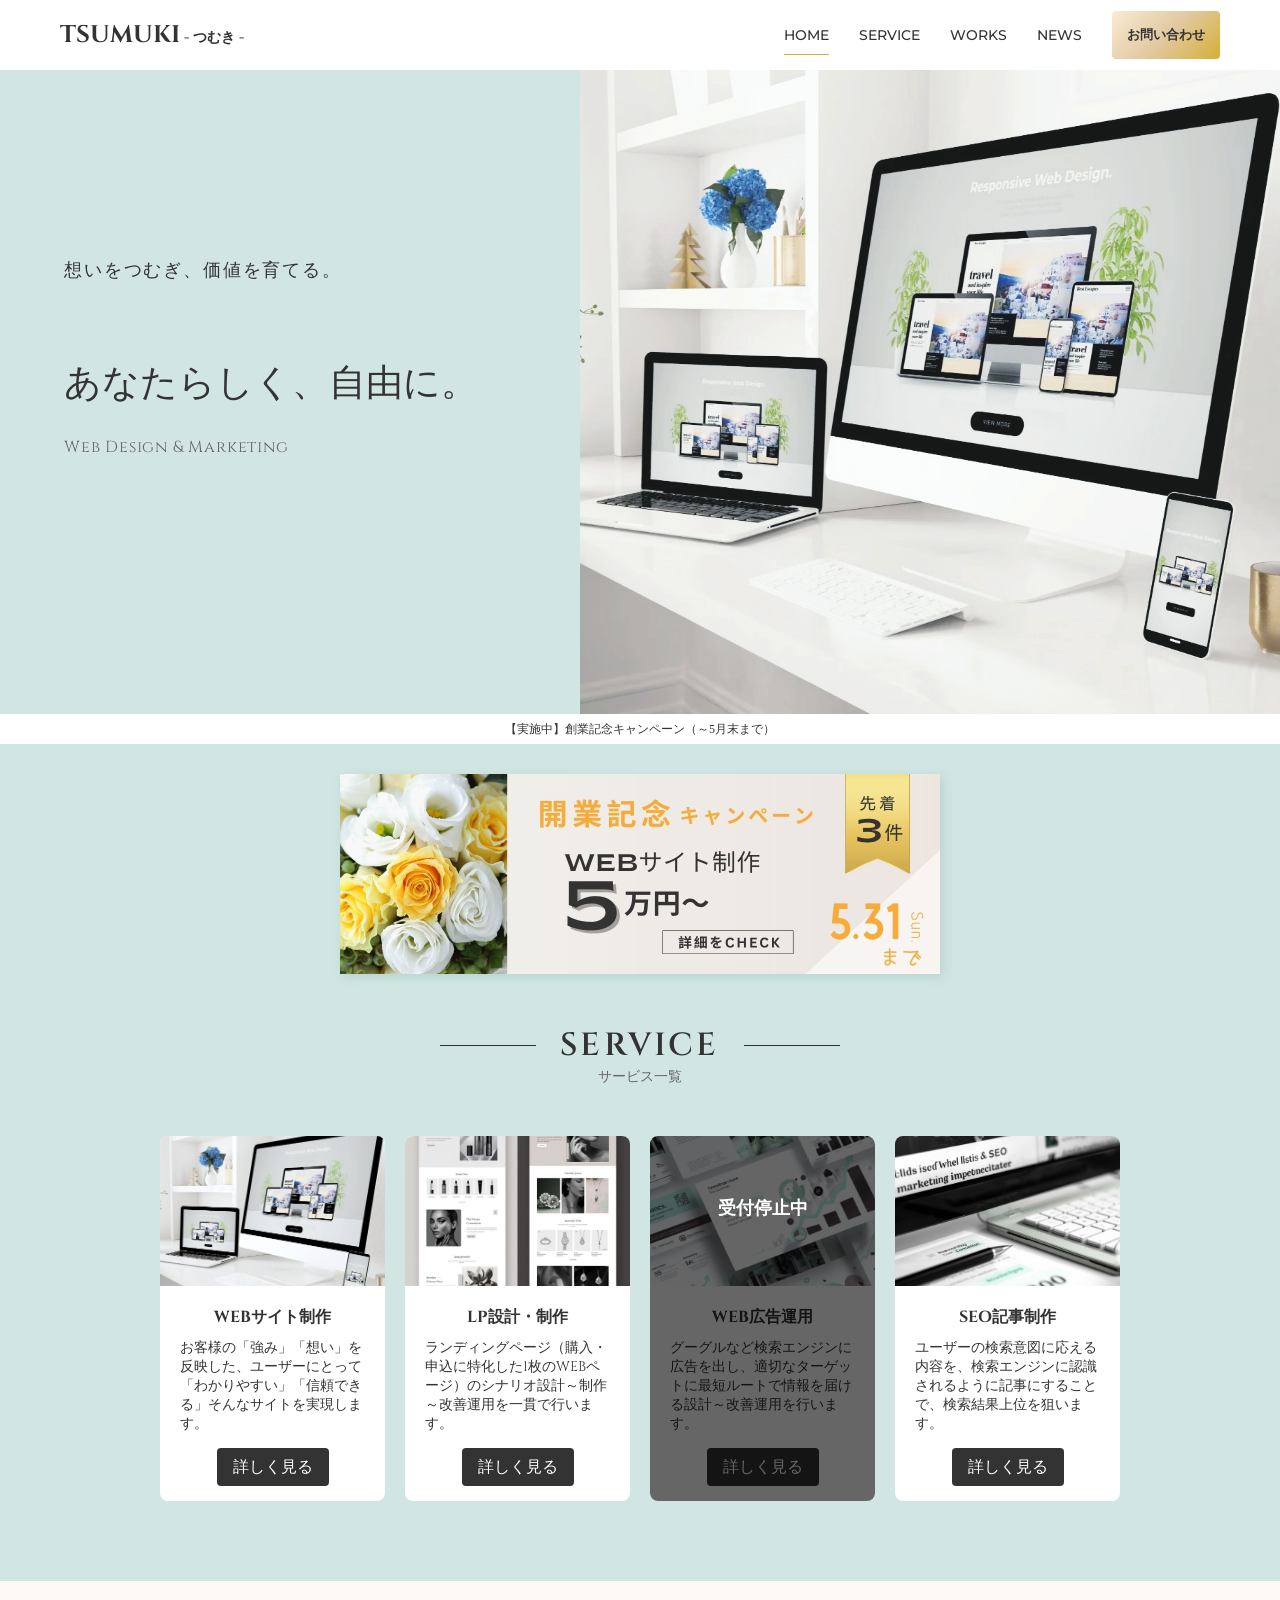
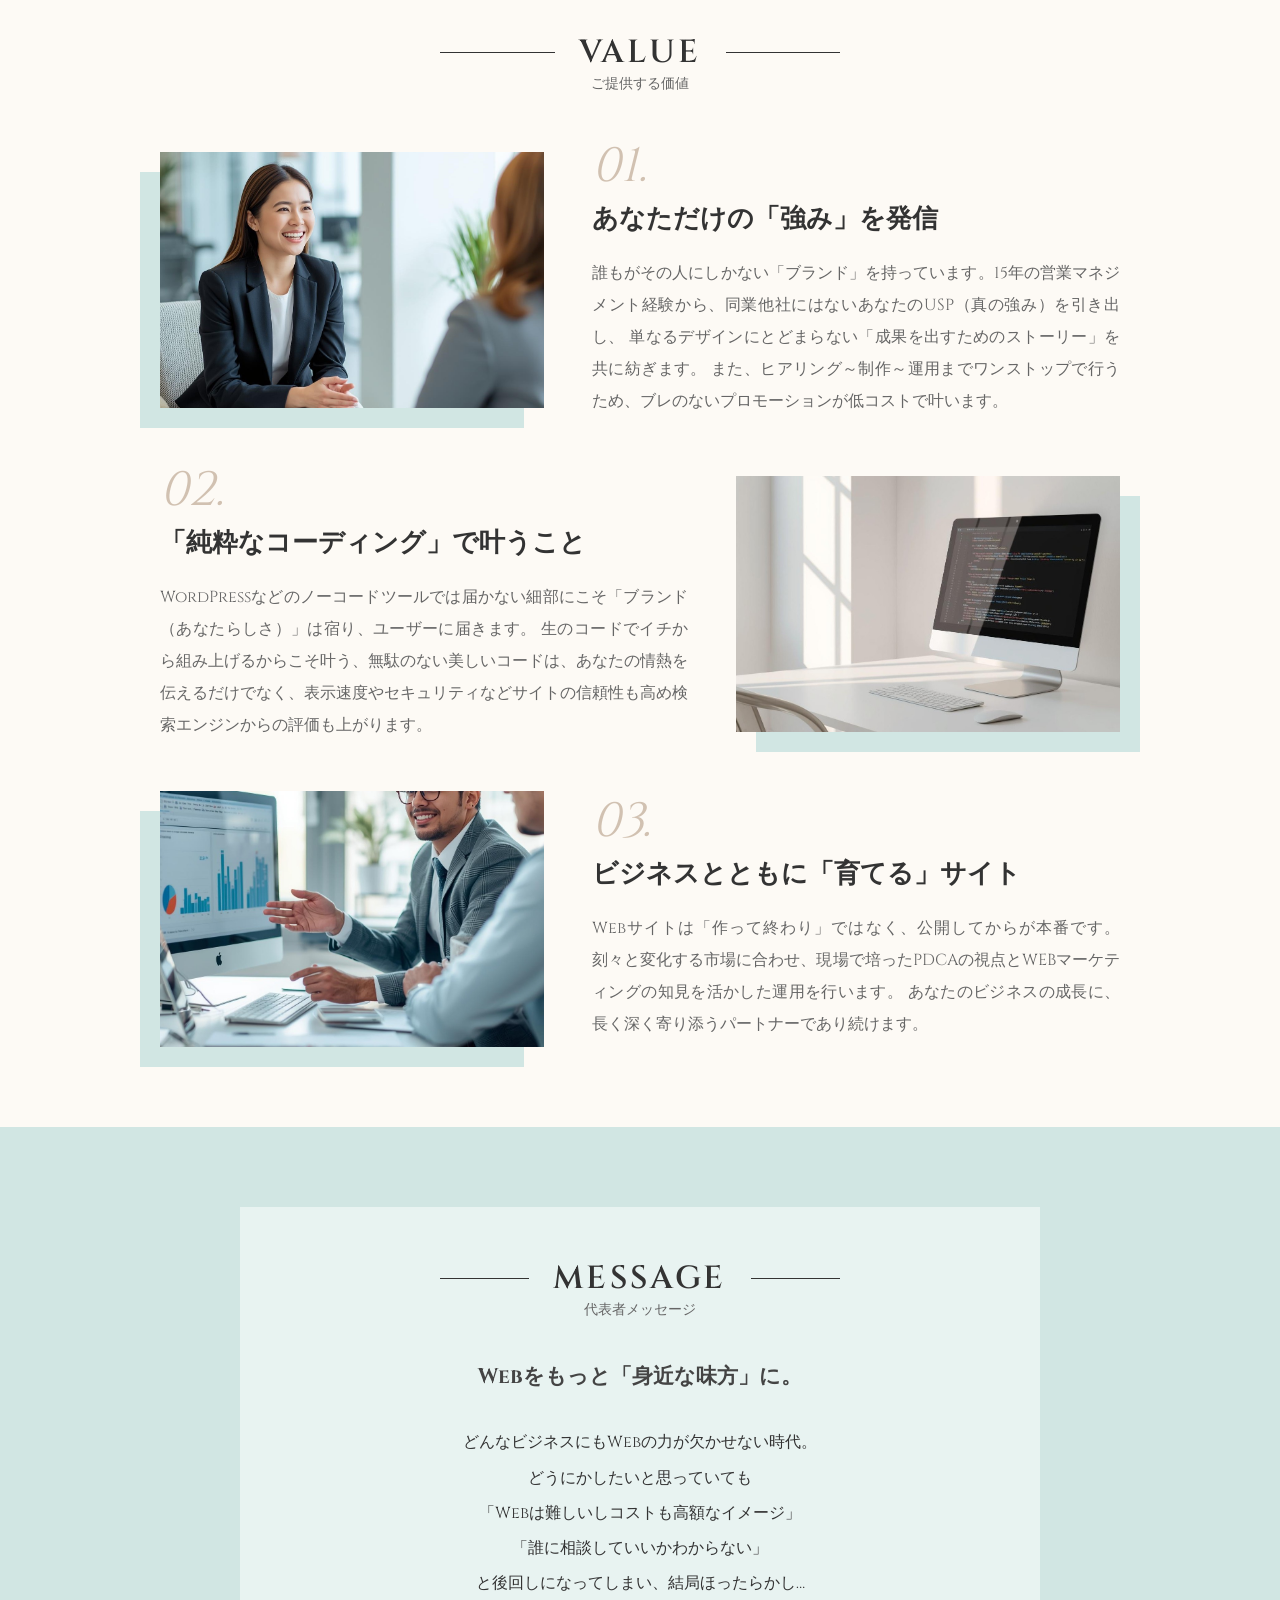
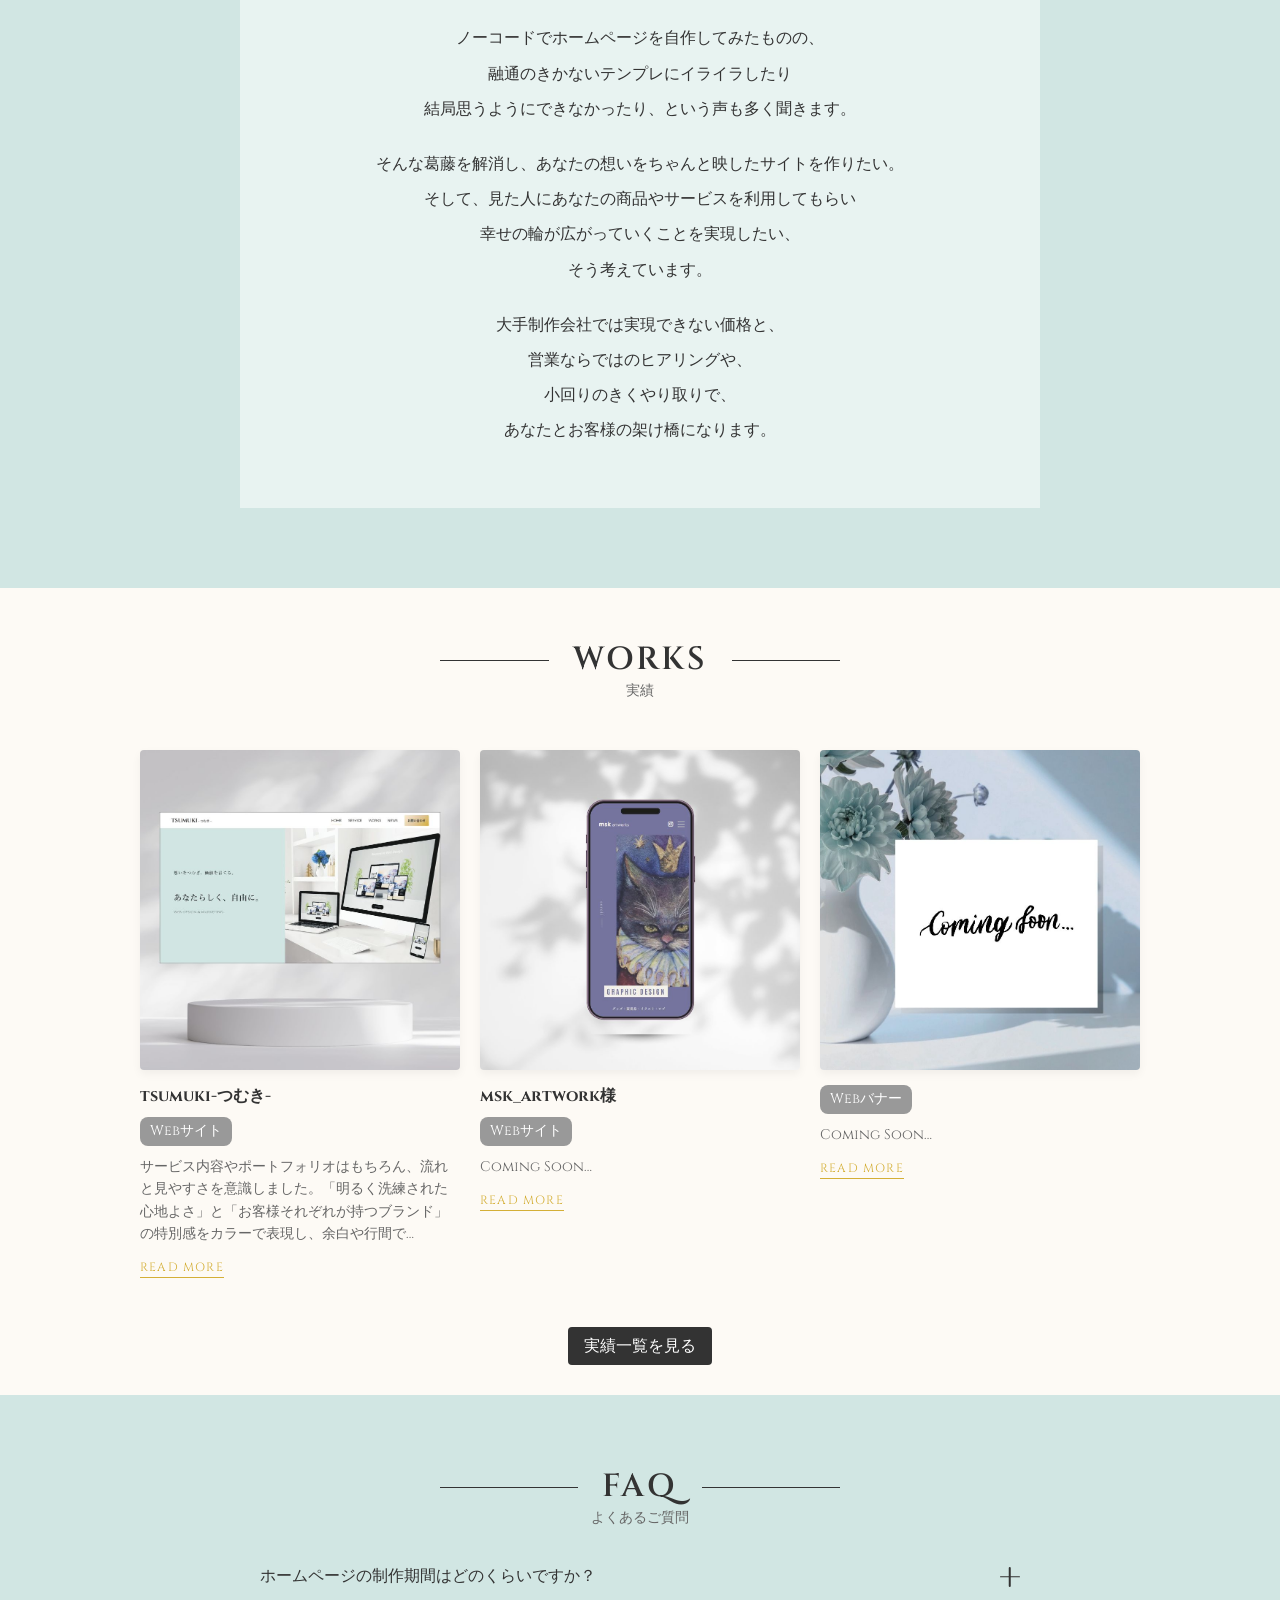
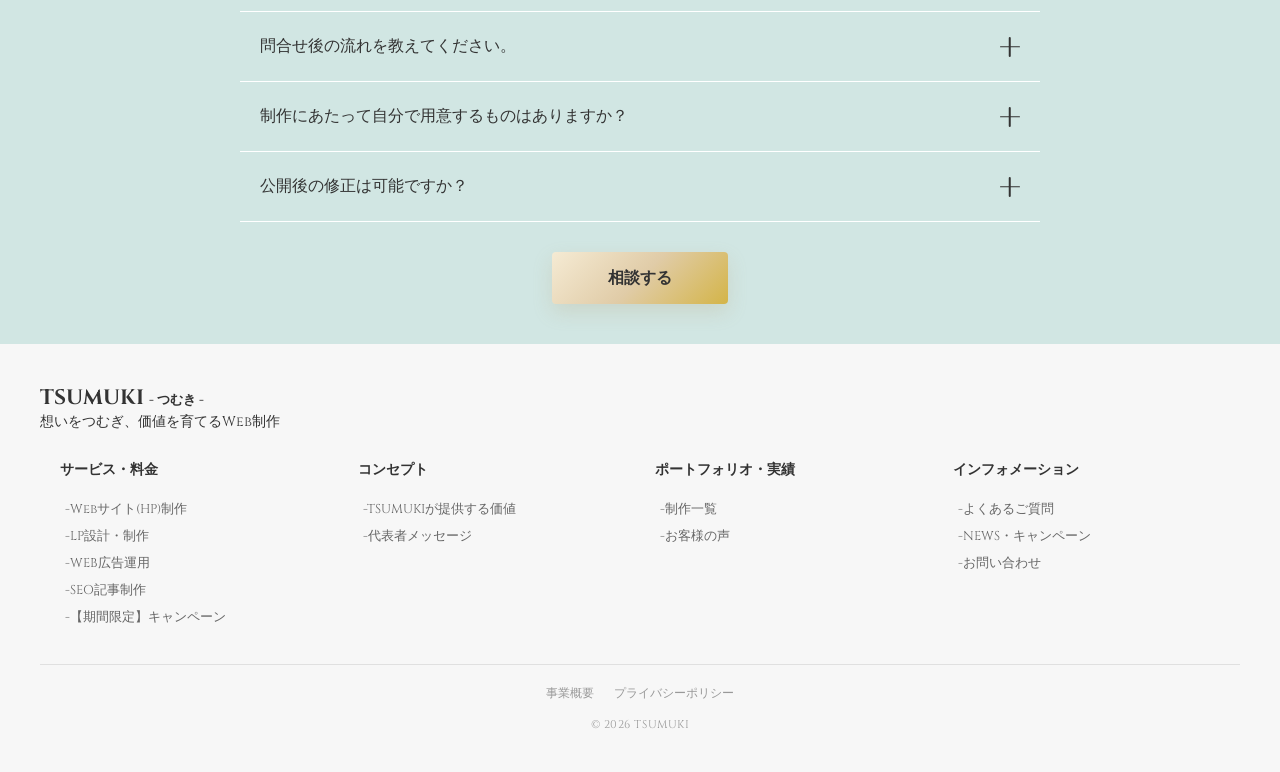
<file: index.html>
<!DOCTYPE html>
<html lang="ja">
<head>
	<meta charset="UTF-8">
	<meta name="viewport" content="width=device-width, initial-scale=1.0">
	<title>tsumuki-つむき- | WEB DESIGN STUDIO</title>
	<link rel="stylesheet" href="css/style.css">

	<!-- Google Fonts 読み込み -->
		<link rel="preconnect" href="https://fonts.googleapis.com">
		<link rel="preconnect" href="https://fonts.gstatic.com" crossorigin>
		<link href="https://fonts.googleapis.com/css2?family=Cinzel:wght@400..900&family=Montserrat:ital,wght@0,100..900;1,100..900&display=swap" rel="stylesheet">

</head>
<body id="home">

	<!-- ＊＊＊＊＊＊＊＊＊＊＊＊＊＊＊＊＊＊＊＊＊＊＊＊＊＊＊＊＊＊＊＊
	 ヘッダー領域
	 ＊＊＊＊＊＊＊＊＊＊＊＊＊＊＊＊＊＊＊＊＊＊＊＊＊＊＊＊＊＊＊＊ -->
<header>
    <div class="header-container">
        <a href="index.html">
            <h1>TSUMUKI<span>&nbsp;-&nbsp;つむき&nbsp;-</span></h1>
        </a>
        
        <div class="hamburger" id="js-hamburger">
          <span></span>
          <span></span>
          <span></span>
        </div>

        <nav id="js-nav">
            <ul class="grobal-nav">
                <li><a href="index.html" aria-current="page">HOME</a></li>
                <li><a href="#service">SERVICE</a></li>
                <li><a href="works/index.html">WORKS</a></li>
								<li><a href="soon.html">NEWS</a></li>
                <button class="header-cta"><a href="contact/index.html">お問い合わせ</a></button>
            </ul>
        </nav>

				
    </div>
</header>

	<!-- ＊＊＊＊＊＊＊＊＊＊＊＊＊＊＊＊＊＊＊＊＊＊＊＊＊＊＊＊＊＊＊＊
	 メイン領域
	 ＊＊＊＊＊＊＊＊＊＊＊＊＊＊＊＊＊＊＊＊＊＊＊＊＊＊＊＊＊＊＊＊ -->
	<main>
		<!-- ******************ファーストビュー****************** -->
		<section class="fv">
			<div class="fv-inner">
				<div class="fv-content">
					<h2 class="fv-copy">
						<span class="fv-copy-sub">想いをつむぎ、価値を育てる。</span><br>
						あなたらしく、<br class="sp-only">自由に。
					</h2>
					<p class="fv-lead">Web Design & Marketing</p>
				</div>
				<picture class="fv-img">
					<source srcset="images/fv_sp.webp" media="(max-width: 800px)">
					<img src="images/fv_1000.webp"	width="500"	height="600" alt="つむきウェブデザイン"
						>
				</picture>
			</div>
		</section> <!-- ファーストビュー終了 -->

		<section class="obi">
			<p>【実施中】創業記念キャンペーン（～5月末まで）</p>
		</section>

		<section class="CP_bnr">
			<a href="campaign.html">
				<img src="images/CP_bnr.jpg" alt="創業記念キャンペーン">
			</a>
		</section>

		<!-- ********************サービス一覧******************** -->
		<section id="service" class="service_section">
			<div class="inner">
				<h2 class="section-title">SERVICE</h2>
				<p class="section-subtitle">
					サービス一覧
				</p>
				<div class="service-wrapper">
					<div class="service-item">
						<figure>
							<img src="images/service1_website.jpg" alt="ウェブサイト制作">
						</figure>
						<h3>WEBサイト制作</h3>
						<p>お客様の「強み」「想い」を反映した、ユーザーにとって「わかりやすい」「信頼できる」そんなサイトを実現します。
						</p>
						<div class="btn-wrapper">
							<a href="service/website.html" class="link-btn">詳しく見る</a>
						</div>
					</div>
					<div class="service-item">
						<figure>
							<img src="images/serivice2_lpdesign.jpg" alt="ランディングページ制作" width="100">
						</figure>
						<h3>LP設計・制作</h3>
						<p>ランディングページ（購入・申込に特化した1枚のWEBページ）のシナリオ設計～制作～改善運用を一貫で行います。</p>
						<div class="btn-wrapper">
							<a href="soon.html" class="link-btn">詳しく見る</a>
						</div>
					</div>
					<div class="service-item is-closed">
						<figure>
							<img src="images/service3_webad.jpg" alt="ウェブ広告運用">
						</figure>
						<h3>WEB広告運用</h3>
						<p>グーグルなど検索エンジンに広告を出し、適切なターゲットに最短ルートで情報を届ける設計～改善運用を行います。</p>
						<div class="btn-wrapper">
							<a href="soon.html" class="link-btn">詳しく見る</a>
						</div>
					</div>
					<div class="service-item">
						<figure>
							<img src="images/service4_seowriting.jpg" alt="SEO記事制作">
						</figure>
						<h3>SEO記事制作</h3>
						<p>ユーザーの検索意図に応える内容を、検索エンジンに認識されるように記事にすることで、検索結果上位を狙います。</p>
						<div class="btn-wrapper">
							<a href="soon.html" class="link-btn">詳しく見る</a>
						</div>
					</div>
				</div>	<!-- サービス一覧終了 -->
			</div>
		</section>	

		<!-- *********************私の強み********************* -->
		<section id="value" class="value_section_simple">
			<div class="inner">
				<h2 class="section-title">VALUE</h2>
				<p class="section-subtitle">
					ご提供する価値
				</p>
				
				<div class="value_item">
					<div class="value_img_wrapper">
						<img src="images/value1.jpg" alt="核心を紡ぐ言語化と戦略">
					</div>
					<div class="value_text_box">
						<span class="value_num_large">01.</span>
						<h3>あなただけの「強み」を発信</h3>
						<p>
							誰もがその人にしかない「ブランド」を持っています。15年の営業マネジメント経験から、同業他社にはないあなたのUSP（真の強み）を引き出し、	単なるデザインにとどまらない「成果を出すためのストーリー」を共に紡ぎます。	また、ヒアリング～制作～運用までワンストップで行うため、ブレのないプロモーションが低コストで叶います。
						</p>
					</div>
				</div>

				<div class="value_item reverse">
					<div class="value_img_wrapper">
						<img src="images/value2.jpg" alt="意志を刻む純粋なコーディング">
					</div>
					<div class="value_text_box">
						<span class="value_num_large">02.</span>
						<h3>「純粋なコーディング」で叶うこと</h3>
						<p>
							WordPressなどのノーコードツールでは届かない細部にこそ「ブランド（あなたらしさ）」は宿り、ユーザーに届きます。
							生のコードでイチから組み上げるからこそ叶う、無駄のない美しいコードは、あなたの情熱を伝えるだけでなく、表示速度やセキュリティなどサイトの信頼性も高め検索エンジンからの評価も上がります。
						</p>
					</div>
				</div>

				<div class="value_item">
					<div class="value_img_wrapper">
						<img src="images/value3.jpg" alt="信頼を編む技術と伴走">
					</div>
					<div class="value_text_box">
						<span class="value_num_large">03.</span>
						<h3>ビジネスとともに「育てる」サイト</h3>
						<p>
							Webサイトは「作って終わり」ではなく、公開してからが本番です。
							刻々と変化する市場に合わせ、現場で培ったPDCAの視点とWEBマーケティングの知見を活かした運用を行います。
							あなたのビジネスの成長に、長く深く寄り添うパートナーであり続けます。
						</p>
					</div>
				</div>

			</div>
		</section>

		<!-- *********************私の思い********************* -->
		<div id="message" class="message-window-wrapper">
			<div class="fixed-bg"></div>
			<section class="message-section">
				<div class="message-inner">
					<h2 class="section-title">MESSAGE</h2>
					<p class="section-subtitle">代表者メッセージ</p>
					<h3 class="message-h3">Webをもっと「身近な味方」に。<br></h3>
					<div class="message-text">
						<p>
							どんなビジネスにもWebの力が欠かせない時代。<br class="pc-only">
							どうにかしたいと思っていても<br class="pc-only">
							「Webは難しいしコストも高額なイメージ」<br class="pc-only">
							「誰に相談していいかわからない」<br class="pc-only">
							と後回しになってしまい、結局ほったらかし…
						</p>
						<p>
							ノーコードでホームページを自作してみたものの、<br class="pc-only">
							融通のきかないテンプレにイライラしたり<br class="pc-only">
							結局思うようにできなかったり、という声も多く聞きます。
						</p>
						<p>
							そんな葛藤を解消し、あなたの想いをちゃんと映したサイトを作りたい。<br class="pc-only">
							そして、見た人にあなたの商品やサービスを利用してもらい<br class="pc-only">
							幸せの輪が広がっていくことを実現したい、<br class="pc-only">
							そう考えています。
						</p>
						<p>
							大手制作会社では実現できない価格と、<br class="pc-only">
							営業ならではのヒアリングや、<br class="pc-only">
							小回りのきくやり取りで、<br class="pc-only">
							あなたとお客様の架け橋になります。
						</p>
					</div>
				</div>
			</section>
		</div>
		
		<!-- *********************実例一覧********************* -->
		<section id="works" class="works_section">
			<div class="inner">
				<h2 class="section-title">WORKS</h2>
				<p class="section-subtitle">
					実績
				</p>
			</div>
			<div class="works-wrapper">
				<a href="soon.html" class="works-item">
					<img src="images/works_w1.jpg" alt="TSUMUKIのWebサイト制作">
					<h3>tsumuki-つむき-</h3>
					<p class="works_category_tag">Webサイト</p>
					<p>サービス内容やポートフォリオはもちろん、流れと見やすさを意識しました。「明るく洗練された心地よさ」と「お客様それぞれが持つブランド」の特別感をカラーで表現し、余白や行間で…</p>
					<span class="readmore-btn">read more</span>
				</a>
				<a href="soon.html" class="works-item">
					<img src="images/works_w2.jpg" alt="msk様のWebサイト制作">
		   		<h3>msk_artwork様</h3>
					<p class="works_category_tag">Webサイト</p>
		  		<p>Coming Soon…</p>
		  		<span class="readmore-btn">read more</span>
				</a>
				<a href="soon.html" class="works-item">
					<img src="images/works_3.jpg" alt="Webバナー制作">
		   		<h3></h3>
					<p class="works_category_tag">Webバナー</p>
		  		<p>Coming Soon…</p>
		  		<span class="readmore-btn">read more</span>
		 	 	</a>
			</div>
			<div class="btn-wrapper">
				<a href="works/index.html" class="link-btn">実績一覧を見る</a>
			</div>
		</section>
		
		<!-- *********************お客様の声********************* -->
		<!-- <section class="voice_section">
			<div class="inner">
				<h2 class="section-title">VOICE</h2>
				<p class="section-subtitle">
					クライアント様より
				</p>
			</div>
		</section>		
<br>
<br>
<br>
<br>
<br>
<br> -->

		<!-- *********************よくある質問********************* -->
		<section id="faq" class="faq_section">
			<div class="inner">
				<h2 class="section-title">FAQ</h2>
				<p class="section-subtitle">
							よくあるご質問
				</p>
			</div>
			<div class="faq-container">
				<div class="faq-item">
					<button class="faq-question" aria-expanded="false">
						<span>ホームページの制作期間はどのくらいですか？</span>
						<span class="icon"></span>
					</button>
					<div class="faq-answer">
						<div class="answer-content">
							<p>プランによりますが、ヒアリングから納品まで、通常1~3ヵ月ほどお時間をいただいております。お急ぎの場合は調整可能な場合もございますので、お気軽にご相談ください。</p>
						</div>
					</div>
				</div>
				
				<div class="faq-item">
					<button class="faq-question" aria-expanded="false">
						<span>問合せ後の流れを教えてください。</span>
						<span class="icon"></span>
					</button>
					<div class="faq-answer">
						<div class="answer-content">
							<p>お問い合わせフォーム送信後、こちらから3営業日内にメールを返信・ヒアリングをさせて頂きます。メール、LINE、電話、オンライン面談もご対応可能です。ご提案・お見積りにご納得頂けましたら、ご契約となります。</p>
						</div>
					</div>
				</div>

				<div class="faq-item">
					<button class="faq-question" aria-expanded="false">
						<span>制作にあたって自分で用意するものはありますか？</span>
						<span class="icon"></span>
					</button>
					<div class="faq-answer">
						<div class="answer-content">
							<p>①掲載画像<br>
								なければこちらでご用意することも可能ですが、量や内容によっては別途料金を頂くことがあります。
							</p>
							<p>②ドメイン（HPの住所）とサーバー（データ置き場）<br>
								初めてHPを作る方は別途レンタルサーバーなどでの契約が必要になります。ご自身での契約や設定が不安…という方は、丁寧にサポートいたしますのでご安心ください。代行も可能です。
							</p>
						</div>
					</div>
				</div>

				<div class="faq-item">
					<button class="faq-question" aria-expanded="false">
						<span>公開後の修正は可能ですか？</span>
						<span class="icon"></span>
					</button>
					<div class="faq-answer">
						<div class="answer-content">
							<p>公開後3ヶ月以内のテキスト修正や画像の差し替えは無償で承っております。大幅なレイアウト変更などは別途お見積りとなる場合がございます。</p>
						</div>
					</div>
				</div>

			</div>
		</section>

		<!-- *********************[相談する]ボタン********************* -->
				<div class="btn-wrapper">
					<a href="contact/index.html" class="cta-button">相談する</a>
				</div>

	</main>

	<!-- ＊＊＊＊＊＊＊＊＊＊＊＊＊＊＊＊＊＊＊＊＊＊＊＊＊＊＊＊＊＊＊＊
	 フッター領域
	 ＊＊＊＊＊＊＊＊＊＊＊＊＊＊＊＊＊＊＊＊＊＊＊＊＊＊＊＊＊＊＊＊ -->
	<footer class="footer">
		<!-- ↑TOPへ戻るボタン -->
		<a href="#top">
			<button class="top-btn">
				<svg class="svgIcon" viewBox="0 0 384 512">
					<path
						d="M214.6 41.4c-12.5-12.5-32.8-12.5-45.3 0l-160 160c-12.5 12.5-12.5 32.8 0 45.3s32.8 12.5 45.3 0L160 141.2V448c0 17.7 14.3 32 32 32s32-14.3 32-32V141.2L329.4 246.6c12.5 12.5 32.8 12.5 45.3 0s12.5-32.8 0-45.3l-160-160z">
					</path>
				</svg>
			</button>
		</a>

		<div class="footer-container">
		<!-- ロゴ・名前エリア -->
			<div class="footer_brand">
				<a href="index.html">
	    	  <div class="footer_logo">TSUMUKI&nbsp;<span>-&nbsp;つむき&nbsp;-</span></div>
  	  	  <p class="footer_tagline">想いをつむぎ、価値を育てるWeb制作</p>
				</a>
    	</div>

		<!-- フッター情報エリア -->
			<div class="footer__main">
				<details open class="footer__accordion">
					<summary>サービス・料金</summary>
					<ul>
						<li><a href="soon.html">-Webサイト(HP)制作</a></li>
						<li><a href="soon.html">-LP設計・制作</a></li>
						<li><a href="soon.html">-WEB広告運用</a></li>
						<li><a href="soon.html">-SEO記事制作</a></li>
						<li><a href="campaign.html">-【期間限定】キャンペーン</a></li>
					</ul>
				</details>
				
				<details open class="footer__accordion">
					<summary>コンセプト</summary>
					<ul>
						<li><a href="#value">-TSUMUKIが提供する価値</a></li>
						<li><a href="#message">-代表者メッセージ</a></li>
					</ul>
				</details>

				<details open class="footer__accordion">
					<summary>ポートフォリオ・実績</summary>
					<ul>
						<li><a href="#works">-制作一覧</a></li>
						<li><a href="soon.html">-お客様の声</a></li>
					</ul>
				</details>

				<details open class="footer__accordion">
					<summary>インフォメーション</summary>
					<ul>
						<li><a href="#faq">-よくあるご質問</a></li>
						<li><a href="soon.html">-NEWS・キャンペーン</a></li>
						<li><a href="contact/index.html">-お問い合わせ</a></li>
					</ul>
				</details>	

			</div>

			<div class="footer__sub">
				<nav class="footer__sub-nav">
					<a href="info.html">事業概要</a>
					<a href="privacy.html">プライバシーポリシー</a>
				</nav>
				<p class="copyright">&copy; 2026 TSUMUKI</p>
			</div>
		</div>


		<!-- *********************JavaScript********************* -->
		<script src="js/float.js"></script>
		<script src="js/hamburger.js"></script>
		<script src="js/smart-header.js"></script>
		<script src="js/back-to-top.js"></script>

		<!-- FAQのアコーディオン用JS -->	
		<script>
			document.querySelectorAll('.faq-question').forEach(button => {
				button.addEventListener('click', () => {
					const expanded = button.getAttribute('aria-expanded') === 'true';
					button.setAttribute('aria-expanded', !expanded);
				});
			});
		</script>

		<!-- フッターのサイトマップアコーディオン：スマホ表示のみ閉じておくためのJS -->
		<script>
			function initFooter() {
				if (window.innerWidth <= 800) {
					document.querySelectorAll('.footer__accordion').forEach(el => el.removeAttribute('open'));
				} else {
					document.querySelectorAll('.footer__accordion').forEach(el => el.setAttribute('open', ''));
				}
			}
			// 読み込み時とリサイズ時に実行（ブラウザ幅を変えたときに消える問題を防ぐ）
			window.addEventListener('load', initFooter);
			window.addEventListener('resize', initFooter);
		</script>
	</footer>
</body>
</html>
</file>
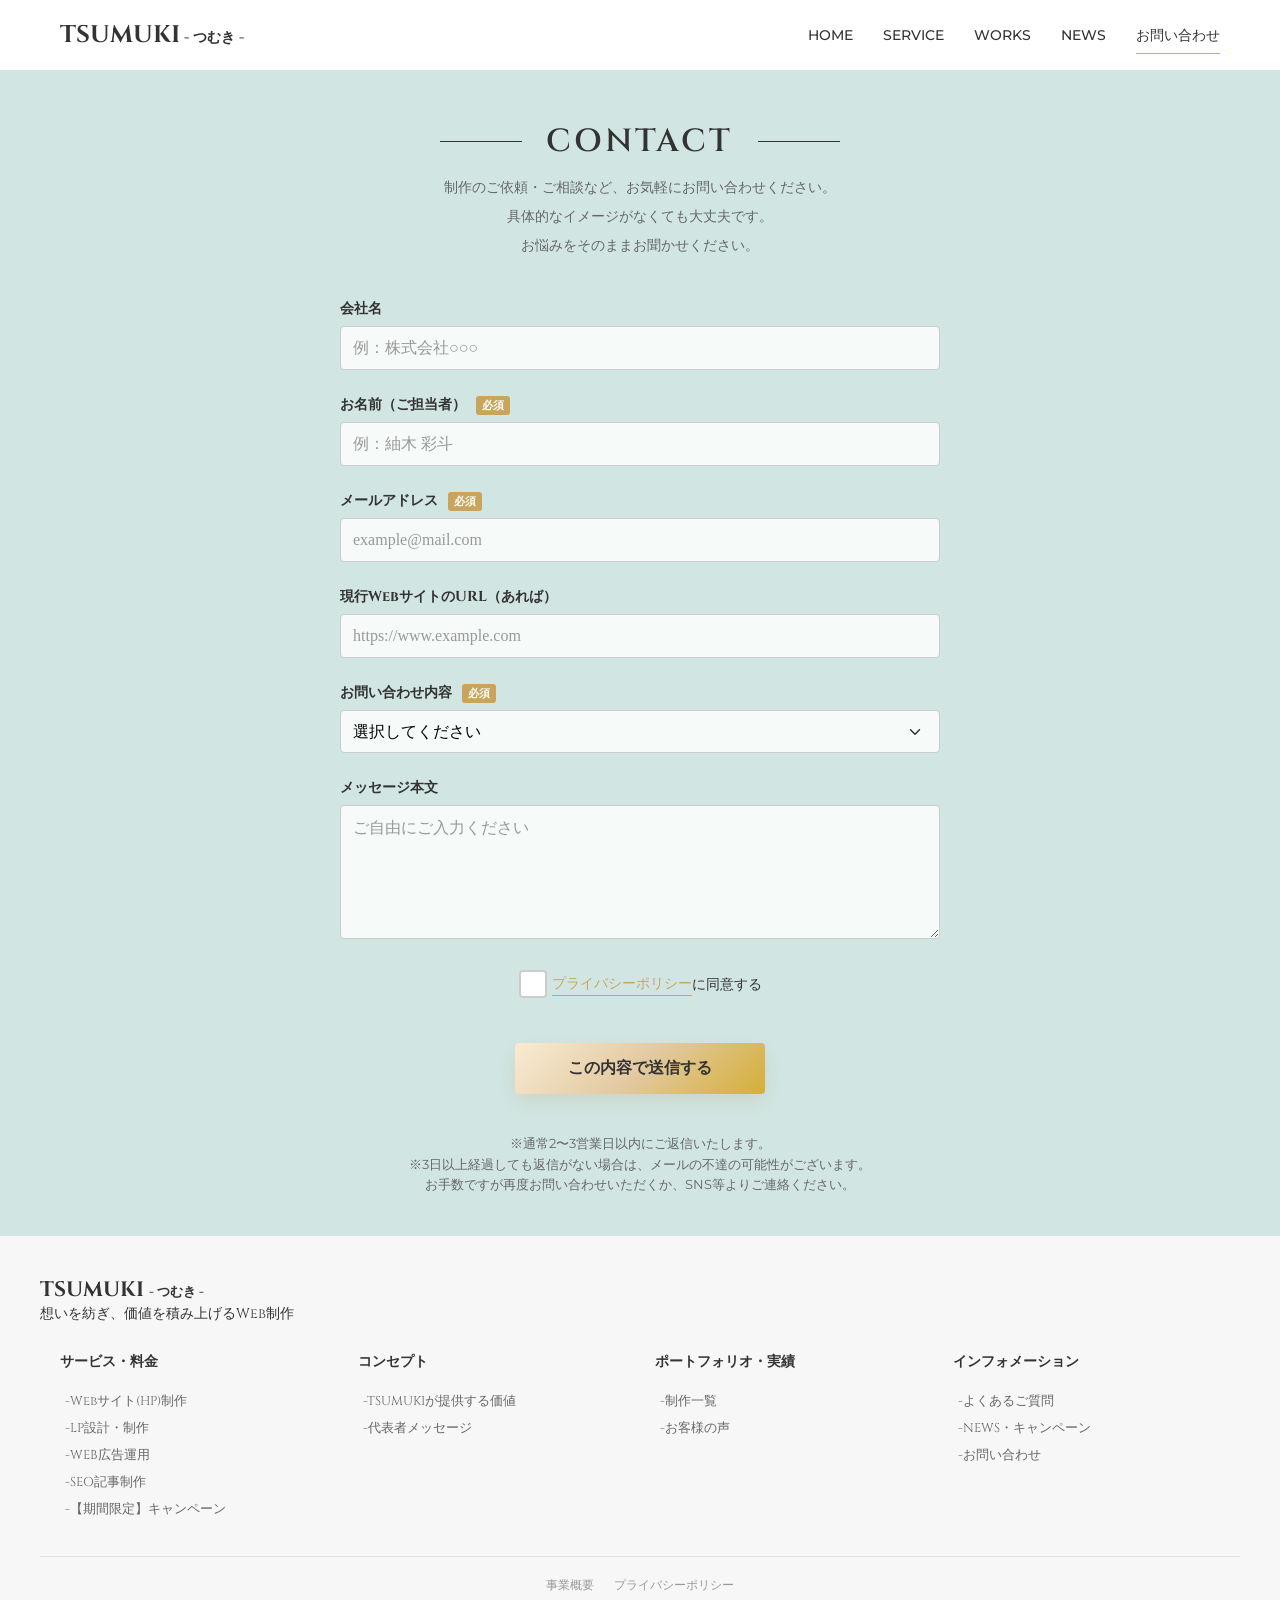
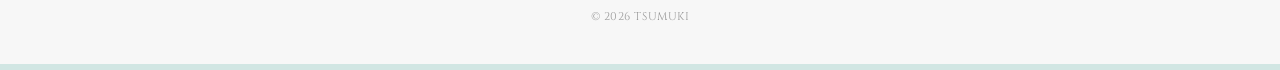
<file: contact/index.html>
<!DOCTYPE html>
<html lang="ja">
<head>
	<meta charset="UTF-8">
	<meta name="viewport" content="width=device-width, initial-scale=1.0">
	<title>お問い合わせフォーム | tsumuki-つむき-</title>
	<link rel="stylesheet" href="../css/style.css">

	<!-- Google Fonts 読み込み -->
		<link rel="preconnect" href="https://fonts.googleapis.com">
		<link rel="preconnect" href="https://fonts.gstatic.com" crossorigin>
		<link href="https://fonts.googleapis.com/css2?family=Cinzel:wght@400..900&family=Montserrat:ital,wght@0,100..900;1,100..900&display=swap" rel="stylesheet">

</head>
<body id="contact">

	<!-- ＊＊＊＊＊＊＊＊＊＊＊＊＊＊＊＊＊＊＊＊＊＊＊＊＊＊＊＊＊＊＊＊
	 ヘッダー領域
	 ＊＊＊＊＊＊＊＊＊＊＊＊＊＊＊＊＊＊＊＊＊＊＊＊＊＊＊＊＊＊＊＊ -->
	<header>
		<div class="header-container">
			<a href="../index.html">
				<h1>TSUMUKI<span>&nbsp;-&nbsp;つむき&nbsp;-</span></h1>
			</a>

			<div class="hamburger" id="js-hamburger">
        <span></span>
        <span></span>
        <span></span>
      </div>

      <nav id="js-nav">
				<ul class="grobal-nav">
					<li><a href="../index.html">HOME</a></li>
					<li><a href="../index.html#service">SERVICE</a></li>
					<li><a href="../works/index.html">WORKS</a></li>
					<li><a href="../soon.html">NEWS</a></li>
					<li><a href="index.html" aria-current="page">お問い合わせ</a></li>
				</ul>
			</nav>
		</div>
	</header>

	<!-- ＊＊＊＊＊＊＊＊＊＊＊＊＊＊＊＊＊＊＊＊＊＊＊＊＊＊＊＊＊＊＊＊＊＊メイン領域＊＊＊＊＊＊＊＊＊＊＊＊＊＊＊＊＊＊＊＊＊＊＊＊＊＊＊＊＊＊＊＊＊＊ -->
	<main>
		<!-- ********************お問い合わせフォーム******************** -->
<section class="contact-section">
  <div class="container">
    <h2 class="section-title">CONTACT</h2>
    <p class="section-subtitle">
			制作のご依頼・ご相談など、お気軽にお問い合わせください。<br>
			具体的なイメージがなくても大丈夫です。<br>
			お悩みをそのままお聞かせください。
		</p>

    <form action="https://ssgform.com/s/tRD8QFC2WDVn" method="post" class="contact-form">
      
      <div class="form-group">
        <label for="company">会社名</label>
        <input type="text" id="company" name="会社名" placeholder="例：株式会社○○○">
      </div>

			<div class="form-group">
				<label for="name">お名前（ご担当者）<span>必須</span></label>
				<input type="text" id="name" name="お名前" placeholder="例：紬木 彩斗" required>
			</div>

      <div class="form-group">
        <label for="email">メールアドレス<span>必須</span></label>
        <input type="email" id="email" name="メールアドレス" placeholder="example@mail.com" required>
      </div>

		  <div class="form-group">
        <label for="hp">現行WebサイトのURL（あれば）</label>
        <input type="url" id="hp" name="現行サイト" placeholder="https://www.example.com">
      </div>

      <div class="form-group">
        <label for="type">お問い合わせ内容<span>必須</span></label>
        <select id="type" name="お問い合わせ種類" required>
          <option value="">選択してください</option>
          <option value="サイト制作">Webサイトのご相談</option>
          <option value="LP相談">LPのご相談</option>
          <option value="Web広告">Web広告のご相談</option>
          <option value="ライティング">SEO記事制作のご相談</option>
          <option value="その他">その他</option>
        </select>
      </div>

      <div class="form-group">
        <label for="message">メッセージ本文</label>
        <textarea id="message" name="内容" rows="6" placeholder="ご自由にご入力ください"></textarea>
      </div>

			<div class="form-agreement">
				<input type="checkbox" id="agree" name="同意" required>
				<label for="agree">
					<a href="../privacy.html" id="js-modal-open" target="_blank" rel="noopener noreferrer">プライバシーポリシー</a>に同意する
				</label>
			</div>
						
      <div class="form-submit">
        <button type="submit" class="submit-btn">この内容で送信する</button>
      </div>
			
			<p class="form-note">
				※通常2〜3営業日以内にご返信いたします。<br>
				※3日以上経過しても返信がない場合は、メールの不達の可能性がございます。<br>
				お手数ですが再度お問い合わせいただくか、SNS等よりご連絡ください。
			</p>

    </form>
  </div>
</section>

	</main>

	<!-- ＊＊＊＊＊＊＊＊＊＊＊＊＊＊＊＊＊＊＊＊＊＊＊＊＊＊＊＊＊＊＊＊
	 フッター領域
	 ＊＊＊＊＊＊＊＊＊＊＊＊＊＊＊＊＊＊＊＊＊＊＊＊＊＊＊＊＊＊＊＊ -->
	<footer class="footer">
		<!-- ↑TOPへ戻るボタン -->
		<a href="#top">
			<button class="top-btn">
				<svg class="svgIcon" viewBox="0 0 384 512">
					<path
						d="M214.6 41.4c-12.5-12.5-32.8-12.5-45.3 0l-160 160c-12.5 12.5-12.5 32.8 0 45.3s32.8 12.5 45.3 0L160 141.2V448c0 17.7 14.3 32 32 32s32-14.3 32-32V141.2L329.4 246.6c12.5 12.5 32.8 12.5 45.3 0s12.5-32.8 0-45.3l-160-160z">
					</path>
				</svg>
			</button>
		</a>

		<div class="footer-container">
			<!-- ロゴ・名前エリア -->
			<div class="footer_brand">
    	  <div class="footer_logo">TSUMUKI&nbsp;<span>-&nbsp;つむき&nbsp;-</span></div>
    	  <p class="footer_tagline">想いを紡ぎ、価値を積み上げるWeb制作</p>
    	</div>

			<!-- フッター情報エリア -->
			<div class="footer__main">
				<details open class="footer__accordion">
					<summary>サービス・料金</summary>
					<ul>
						<li><a href="#">-Webサイト(HP)制作</a></li>
						<li><a href="#">-LP設計・制作</a></li>
						<li><a href="#">-WEB広告運用</a></li>
						<li><a href="#">-SEO記事制作</a></li>
						<li><a href="#">-【期間限定】キャンペーン</a></li>
					</ul>
				</details>
				
				<details open class="footer__accordion">
					<summary>コンセプト</summary>
					<ul>
						<li><a href="#">-TSUMUKIが提供する価値</a></li>
						<li><a href="#">-代表者メッセージ</a></li>
					</ul>
				</details>

				<details open class="footer__accordion">
					<summary>ポートフォリオ・実績</summary>
					<ul>
						<li><a href="#">-制作一覧</a></li>
						<li><a href="#">-お客様の声</a></li>
					</ul>
				</details>

				<details open class="footer__accordion">
					<summary>インフォメーション</summary>
					<ul>
						<li><a href="#">-よくあるご質問</a></li>
						<li><a href="#">-NEWS・キャンペーン</a></li>
						<li><a href="#">-お問い合わせ</a></li>
					</ul>
				</details>	

			</div>

			<div class="footer__sub">
				<nav class="footer__sub-nav">
					<a href="../info.html">事業概要</a>
					<a href="../privacy.html">プライバシーポリシー</a>
				</nav>
				<p class="copyright">&copy; 2026 TSUMUKI</p>
			</div>

		</div>	<!--/.footer-container-->
  </footer>

  <div id="js-modal" class="modal">
    <div class="modal__bg js-modal-close"></div>
    <div class="modal__content">
      <div id="js-modal-data"></div> 
      <button type="button" class="modal__close-btn js-modal-close">閉じる</button>
    </div>
  </div>

  <script src="../js/hamburger.js"></script>
  <script src="../js/smart-header.js"></script>

  <script>
    // スマホ時にフッターアコーディオンを閉じる
    if (window.innerWidth <= 767) {
      document.querySelectorAll('.footer__accordion').forEach(el => el.removeAttribute('open'));
    }

    // プライバシーポリシーのモーダル制御
    document.addEventListener('DOMContentLoaded', () => {
      const modal = document.getElementById('js-modal');
      const openBtn = document.getElementById('js-modal-open');
      const closeElements = document.querySelectorAll('.js-modal-close');
      const dataContainer = document.getElementById('js-modal-data');

      if (!openBtn || !modal) return;

      openBtn.addEventListener('click', (e) => {
        e.preventDefault(); // 新規タブ移動を阻止
        
        // 未読み込みならデータを取得
        if (dataContainer.getAttribute('data-loaded') !== 'true') {
          dataContainer.innerHTML = '<p style="text-align:center; padding:20px;">読み込み中...</p>';
          fetch('../privacy.html')
            .then(response => {
              if (!response.ok) throw new Error('読み込み失敗');
              return response.text();
            })
            .then(html => {
              const parser = new DOMParser();
              const doc = parser.parseFromString(html, 'text/html');
              const content = doc.querySelector('.privacy-policy');
              if (content) {
                dataContainer.innerHTML = '';
                dataContainer.appendChild(content);
                dataContainer.setAttribute('data-loaded', 'true');
              } else {
                dataContainer.innerHTML = html;
              }
            })
            .catch(() => {
              dataContainer.innerHTML = '<p style="padding:20px;">ポリシーを表示できません。直接<a href="../privacy.html" target="_blank">こちら</a>からご確認ください。</p>';
            });
        }
        modal.classList.add('is-active');
        document.body.style.overflow = 'hidden';
      });

      // モーダルを閉じる
      closeElements.forEach(el => {
        el.addEventListener('click', () => {
          modal.classList.remove('is-active');
          document.body.style.overflow = '';
        });
      });
    });
  </script>
</body>
</html>
</file>
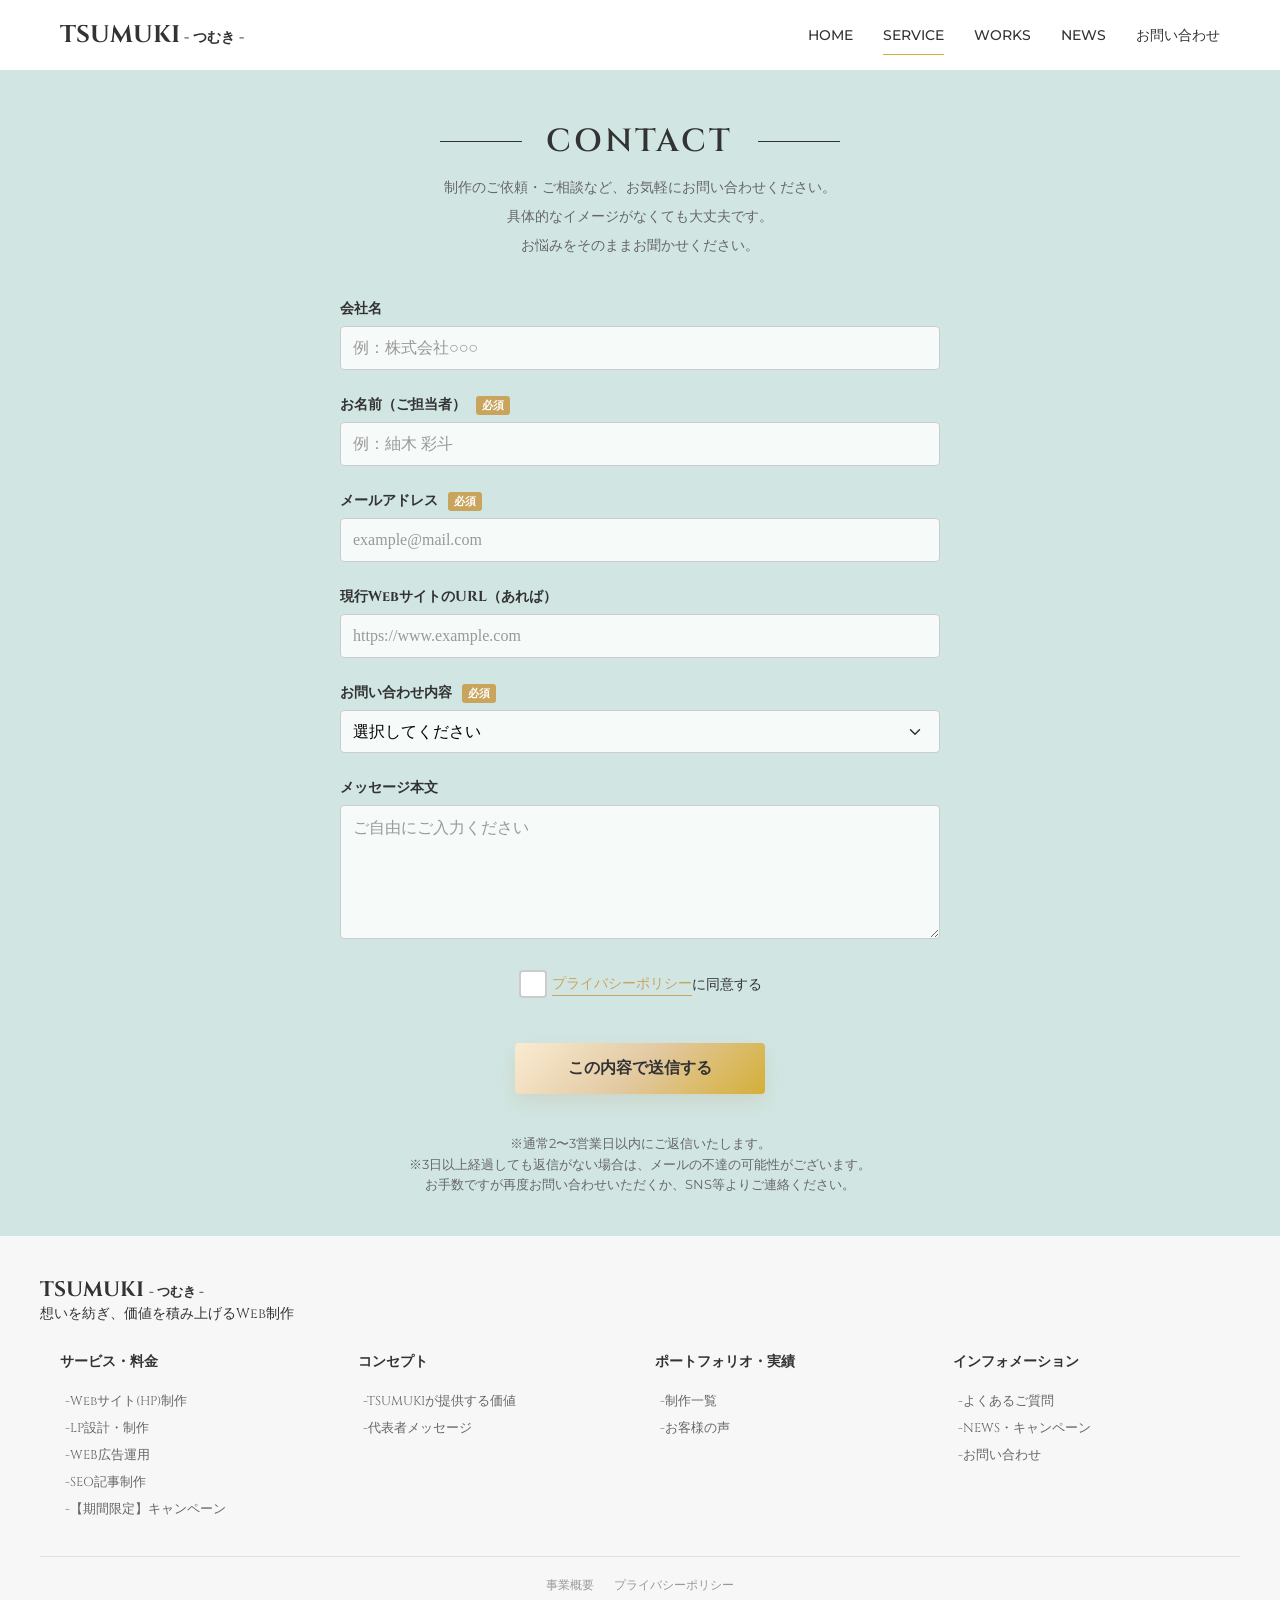
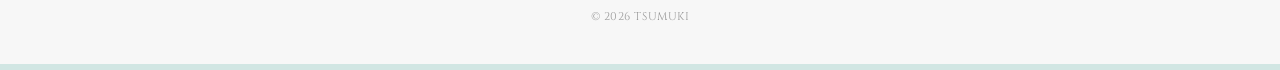
<file: service/index.html>
<!DOCTYPE html>
<html lang="ja">
<head>
	<meta charset="UTF-8">
	<meta name="viewport" content="width=device-width, initial-scale=1.0">
	<title>tsumuki-つむき- | WEB DESIGN STUDIO</title>
	<link rel="stylesheet" href="../css/style.css">

	<!-- Google Fonts 読み込み -->
		<link rel="preconnect" href="https://fonts.googleapis.com">
		<link rel="preconnect" href="https://fonts.gstatic.com" crossorigin>
		<link href="https://fonts.googleapis.com/css2?family=Cinzel:wght@400..900&family=Montserrat:ital,wght@0,100..900;1,100..900&display=swap" rel="stylesheet">

</head>
<body id="contact">

	<!-- ＊＊＊＊＊＊＊＊＊＊＊＊＊＊＊＊＊＊＊＊＊＊＊＊＊＊＊＊＊＊＊＊
	 ヘッダー領域
	 ＊＊＊＊＊＊＊＊＊＊＊＊＊＊＊＊＊＊＊＊＊＊＊＊＊＊＊＊＊＊＊＊ -->
	<header>
		<div class="header-container">
			<a href="../index.html">
				<h1>TSUMUKI<span>&nbsp;-&nbsp;つむき&nbsp;-</span></h1>
			</a>

			<div class="hamburger" id="js-hamburger">
        <span></span>
        <span></span>
        <span></span>
      </div>

      <nav id="js-nav">
				<ul class="grobal-nav">
					<li><a href="../index.html">HOME</a></li>
					<li><a href="../index.html#service" aria-current="page">SERVICE</a></li>
					<li><a href="../soon.html">WORKS</a></li>
					<li><a href="../soon.html">NEWS</a></li>
					<li><a href="index.html">お問い合わせ</a></li>
				</ul>
			</nav>
		</div>
	</header>

	<!-- ＊＊＊＊＊＊＊＊＊＊＊＊＊＊＊＊＊＊＊＊＊＊＊＊＊＊＊＊＊＊＊＊＊＊メイン領域＊＊＊＊＊＊＊＊＊＊＊＊＊＊＊＊＊＊＊＊＊＊＊＊＊＊＊＊＊＊＊＊＊＊ -->
	<main>
		<!-- ********************お問い合わせフォーム******************** -->
<section class="contact-section">
  <div class="container">
    <h2 class="section-title">CONTACT</h2>
    <p class="section-subtitle">
			制作のご依頼・ご相談など、お気軽にお問い合わせください。<br>
			具体的なイメージがなくても大丈夫です。<br>
			お悩みをそのままお聞かせください。
		</p>

    <form action="https://ssgform.com/s/tRD8QFC2WDVn" method="post" class="contact-form">
      
      <div class="form-group">
        <label for="company">会社名</label>
        <input type="text" id="company" name="会社名" placeholder="例：株式会社○○○">
      </div>

			<div class="form-group">
				<label for="name">お名前（ご担当者）<span>必須</span></label>
				<input type="text" id="name" name="お名前" placeholder="例：紬木 彩斗" required>
			</div>

      <div class="form-group">
        <label for="email">メールアドレス<span>必須</span></label>
        <input type="email" id="email" name="メールアドレス" placeholder="example@mail.com" required>
      </div>

		  <div class="form-group">
        <label for="hp">現行WebサイトのURL（あれば）</label>
        <input type="url" id="hp" name="現行サイト" placeholder="https://www.example.com">
      </div>

      <div class="form-group">
        <label for="type">お問い合わせ内容<span>必須</span></label>
        <select id="type" name="お問い合わせ種類" required>
          <option value="">選択してください</option>
          <option value="サイト制作">Webサイトのご相談</option>
          <option value="LP相談">LPのご相談</option>
          <option value="Web広告">Web広告のご相談</option>
          <option value="ライティング">SEO記事制作のご相談</option>
          <option value="その他">その他</option>
        </select>
      </div>

      <div class="form-group">
        <label for="message">メッセージ本文</label>
        <textarea id="message" name="内容" rows="6" placeholder="ご自由にご入力ください"></textarea>
      </div>

			<div class="form-agreement">
				<input type="checkbox" id="agree" name="同意" required>
				<label for="agree">
					<a href="privacy.html" target="_blank" rel="noopener noreferrer">プライバシーポリシー</a>に同意する
				</label>
			</div>
						
      <div class="form-submit">
        <button type="submit" class="submit-btn">この内容で送信する</button>
      </div>
			
			<p class="form-note">
				※通常2〜3営業日以内にご返信いたします。<br>
				※3日以上経過しても返信がない場合は、メールの不達の可能性がございます。<br>
				お手数ですが再度お問い合わせいただくか、SNS等よりご連絡ください。
			</p>

    </form>
  </div>
</section>

	</main>

	<!-- ＊＊＊＊＊＊＊＊＊＊＊＊＊＊＊＊＊＊＊＊＊＊＊＊＊＊＊＊＊＊＊＊
	 フッター領域
	 ＊＊＊＊＊＊＊＊＊＊＊＊＊＊＊＊＊＊＊＊＊＊＊＊＊＊＊＊＊＊＊＊ -->
	<footer class="footer">
		<!-- ↑TOPへ戻るボタン -->
		<a href="#top">
			<button class="top-btn">
				<svg class="svgIcon" viewBox="0 0 384 512">
					<path
						d="M214.6 41.4c-12.5-12.5-32.8-12.5-45.3 0l-160 160c-12.5 12.5-12.5 32.8 0 45.3s32.8 12.5 45.3 0L160 141.2V448c0 17.7 14.3 32 32 32s32-14.3 32-32V141.2L329.4 246.6c12.5 12.5 32.8 12.5 45.3 0s12.5-32.8 0-45.3l-160-160z">
					</path>
				</svg>
			</button>
		</a>

		<div class="footer-container">
			<!-- ロゴ・名前エリア -->
			<div class="footer_brand">
    	  <div class="footer_logo">TSUMUKI&nbsp;<span>-&nbsp;つむき&nbsp;-</span></div>
    	  <p class="footer_tagline">想いを紡ぎ、価値を積み上げるWeb制作</p>
    	</div>

			<!-- フッター情報エリア -->
			<div class="footer__main">
				<details open class="footer__accordion">
					<summary>サービス・料金</summary>
					<ul>
						<li><a href="#">-Webサイト(HP)制作</a></li>
						<li><a href="#">-LP設計・制作</a></li>
						<li><a href="#">-WEB広告運用</a></li>
						<li><a href="#">-SEO記事制作</a></li>
						<li><a href="#">-【期間限定】キャンペーン</a></li>
					</ul>
				</details>
				
				<details open class="footer__accordion">
					<summary>コンセプト</summary>
					<ul>
						<li><a href="#">-TSUMUKIが提供する価値</a></li>
						<li><a href="#">-代表者メッセージ</a></li>
					</ul>
				</details>

				<details open class="footer__accordion">
					<summary>ポートフォリオ・実績</summary>
					<ul>
						<li><a href="#">-制作一覧</a></li>
						<li><a href="#">-お客様の声</a></li>
					</ul>
				</details>

				<details open class="footer__accordion">
					<summary>インフォメーション</summary>
					<ul>
						<li><a href="#">-よくあるご質問</a></li>
						<li><a href="#">-NEWS・キャンペーン</a></li>
						<li><a href="#">-お問い合わせ</a></li>
					</ul>
				</details>	

			</div>

			<div class="footer__sub">
				<nav class="footer__sub-nav">
					<a href="#">事業概要</a>
					<a href="#">プライバシーポリシー</a>
				</nav>
				<p class="copyright">&copy; 2026 TSUMUKI</p>
			</div>

		</div>	<!--/.footer-container-->

		
		<!-- ********************JavaScript******************** -->
		<script src="../js/hamburger.js"></script>
		<script src="../js/smart-header.js"></script>

		<!-- フッターのサイトマップアコーディオン：スマホ表示のみ閉じておくためのJS -->
		<script>
			if (window.innerWidth <= 767) {
				document.querySelectorAll('.footer__accordion').forEach(el => el.removeAttribute('open'));
			}
		</script>

	</footer>
</body>
</html>
</file>
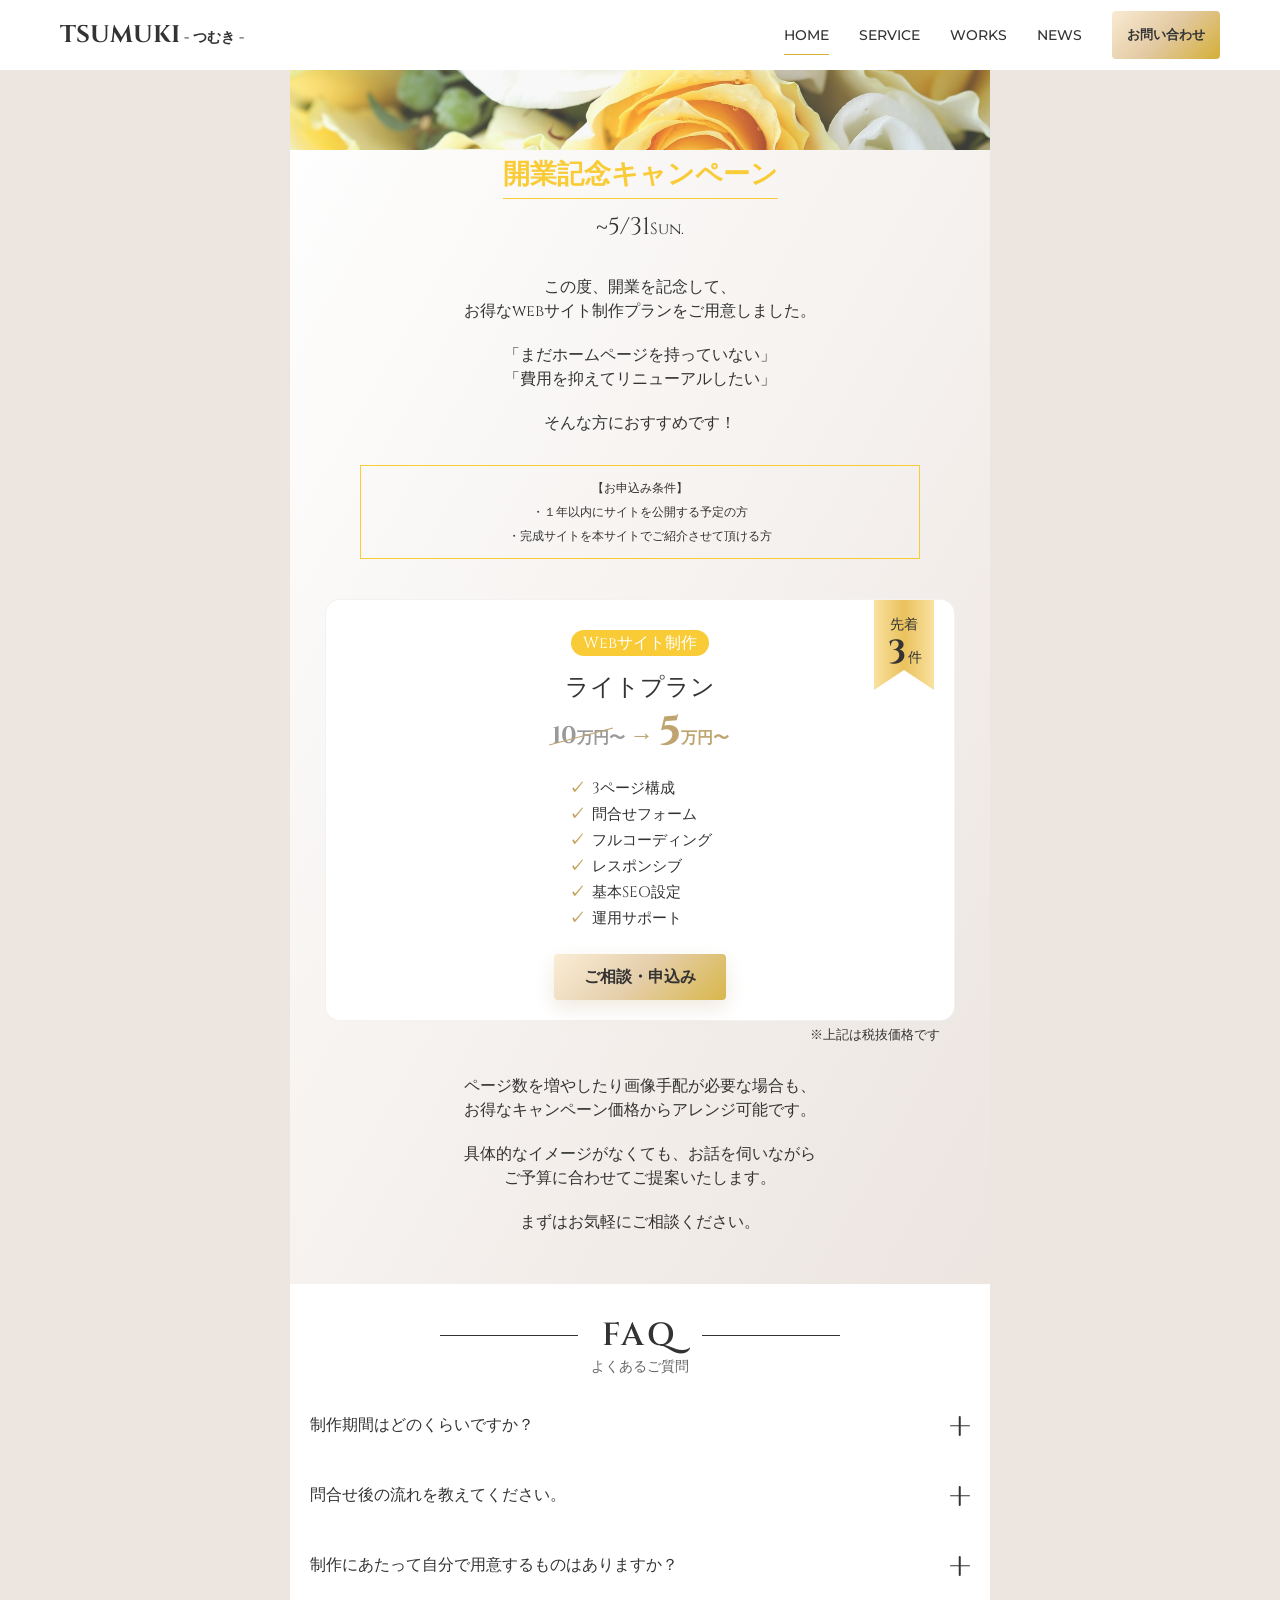
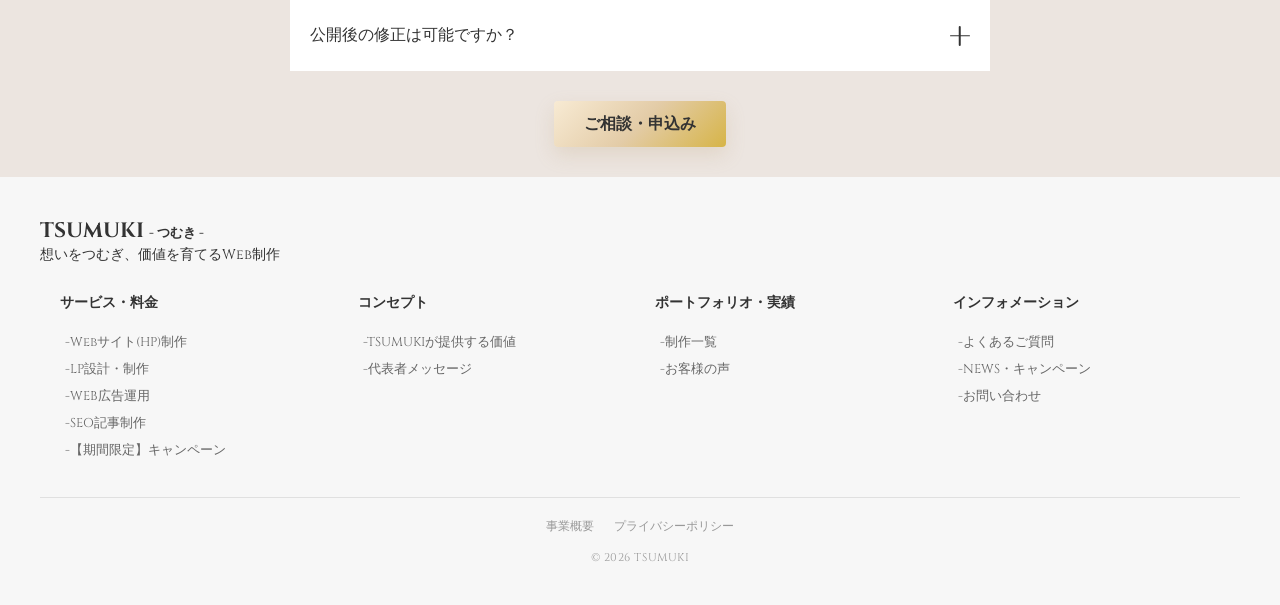
<file: campaign.html>
<!DOCTYPE html>
<html lang="ja">
<head>
	<meta charset="UTF-8">
	<meta name="viewport" content="width=device-width, initial-scale=1.0">
	<title>創業記念キャンペーン | tsumuki-つむき-</title>
	<link rel="stylesheet" href="css/style.css">

	<!-- Google Fonts 読み込み -->
		<link rel="preconnect" href="https://fonts.googleapis.com">
		<link rel="preconnect" href="https://fonts.gstatic.com" crossorigin>
		<link href="https://fonts.googleapis.com/css2?family=Cinzel:wght@400..900&family=Montserrat:ital,wght@0,100..900;1,100..900&display=swap" rel="stylesheet">

</head>
<body id="cp1">

	<!-- ＊＊＊＊＊＊＊＊＊＊＊＊＊＊＊＊＊＊＊＊＊＊＊＊＊＊＊＊＊＊＊＊
	 ヘッダー領域
	 ＊＊＊＊＊＊＊＊＊＊＊＊＊＊＊＊＊＊＊＊＊＊＊＊＊＊＊＊＊＊＊＊ -->
<header>
    <div class="header-container">
        <a href="index.html">
            <h1>TSUMUKI<span>&nbsp;-&nbsp;つむき&nbsp;-</span></h1>
        </a>
        
        <div class="hamburger" id="js-hamburger">
          <span></span>
          <span></span>
          <span></span>
        </div>

        <nav id="js-nav">
            <ul class="grobal-nav">
                <li><a href="index.html" aria-current="page">HOME</a></li>
                <li><a href="index.html#service">SERVICE</a></li>
                <li><a href="works/index.html">WORKS</a></li>
								<li><a href="soon.html">NEWS</a></li>
                <button class="header-cta"><a href="contact/index.html">お問い合わせ</a></button>
            </ul>
        </nav>

				
    </div>
</header>

	<!-- ＊＊＊＊＊＊＊＊＊＊＊＊＊＊＊＊＊＊＊＊＊＊＊＊＊＊＊＊＊＊＊＊
	 メイン領域
	 ＊＊＊＊＊＊＊＊＊＊＊＊＊＊＊＊＊＊＊＊＊＊＊＊＊＊＊＊＊＊＊＊ -->
	<main>

		<section class="campaign-container">
			<div class="flower">
				<img src="images/cp/flower.png" alt="">
			</div>
			<div class="cp-text">
				<h3>開業記念キャンペーン</h3>
				<p class="date">~5/31<span>Sun.</span></p>
				<p>
					この度、開業を記念して、<br class="pc-only">お得なwebサイト制作プランをご用意しました。
				</p>
				<p>
					「まだホームページを持っていない」<br>
					「費用を抑えてリニューアルしたい」
				</p>
				<p>そんな方におすすめです！</p>
				<p class="jouken">
					【お申込み条件】<br>
					・１年以内にサイトを公開する予定の方<br>
					・完成サイトを本サイトでご紹介させて頂ける方
				</p>
			</div>
				 			<!-- ******************プラン****************** -->       
      <div class="cp-plan-card">
				<div class="ribbon-badge">
  			  <span>先着<br><strong>3</strong>件</span>
			  </div>
        <span class="cp-plan-card__label">Webサイト制作</span>
        <p class="cp-plan-card__title">ライトプラン</p>
				<div class="price-area">
					<span class="old-price">10<span>万円〜</span></span>
					<span>→</span>
					<span class="new-price">5<span>万円〜</span></span>
				</div>
        <ul class="cp-plan-card__list">
          <li>3ページ構成</li>
          <li>問合せフォーム</li>
          <li>フルコーディング</li>
          <li>レスポンシブ</li>
          <li>基本SEO設定</li>
          <li>運用サポート</li>
        </ul>
					
		    <a href="contact/campaign-contact.html" class="c-button-gold">ご相談・申込み</a>
      </div> <!--/.cp-plan-card -->
			<p class="small">※上記は税抜価格です</p>
			<div class="cp-text">
				<p>
					ページ数を増やしたり画像手配が必要な場合も、<br class="pc-only">
					お得なキャンペーン価格からアレンジ可能です。
				</p>
				<p>	
					具体的なイメージがなくても、お話を伺いながら<br class="pc-only">
					ご予算に合わせてご提案いたします。
				</p>
				<p>
					まずはお気軽にご相談ください。
				</p>
			</div>
		</section>


		<!-- *********************よくある質問********************* -->
		<section class="faq_section">
			<div class="inner">
				<h2 class="section-title">FAQ</h2>
				<p class="section-subtitle">
							よくあるご質問
				</p>
			</div>
			<div class="faq-container">
				<div class="faq-item">
					<button class="faq-question" aria-expanded="false">
						<span>制作期間はどのくらいですか？</span>
						<span class="icon"></span>
					</button>
					<div class="faq-answer">
						<div class="answer-content">
							<p>こちらのプランですと、ヒアリングから納品まで、通常１～２ヵ月ほどお時間をいただいております。お急ぎの場合は調整可能な場合もございますので、お気軽にご相談ください。</p>
						</div>
					</div>
				</div>
				
				<div class="faq-item">
					<button class="faq-question" aria-expanded="false">
						<span>問合せ後の流れを教えてください。</span>
						<span class="icon"></span>
					</button>
					<div class="faq-answer">
						<div class="answer-content">
							<p>お問い合わせフォーム送信後、こちらから3営業日内にメールを返信・ヒアリングをさせて頂きます。メール、LINE、電話、オンライン面談もご対応可能です。ご提案・お見積りにご納得頂けましたら、ご契約となります。</p>
						</div>
					</div>
				</div>

				<div class="faq-item">
					<button class="faq-question" aria-expanded="false">
						<span>制作にあたって自分で用意するものはありますか？</span>
						<span class="icon"></span>
					</button>
					<div class="faq-answer">
						<div class="answer-content">
							<p>①掲載画像<br>
								なければこちらでご用意することも可能ですが、量や内容によっては別途料金を頂くことがあります。
							</p>
							<p>②ドメイン（HPの住所）とサーバー（データ置き場）<br>
								初めてHPを作る方は別途レンタルサーバーなどでの契約が必要になります。ご自身での契約や設定が不安…という方は、丁寧にサポートいたしますのでご安心ください。代行も可能です。
							</p>
						</div>
					</div>
				</div>

				<div class="faq-item">
					<button class="faq-question" aria-expanded="false">
						<span>公開後の修正は可能ですか？</span>
						<span class="icon"></span>
					</button>
					<div class="faq-answer">
						<div class="answer-content">
							<p>公開後3ヶ月以内のテキスト修正や画像の差し替えは無償で承っております。大幅なレイアウト変更などは別途お見積りとなる場合がございます。</p>
						</div>
					</div>
				</div>

			</div>
		</section>

		<!-- *********************[相談する]ボタン********************* -->
		<div class="btn-wrapper">
			<a href="contact/campaign-contact.html" class="c-button-gold">ご相談・申込み</a>
		</div>

	</main>

	<!-- ＊＊＊＊＊＊＊＊＊＊＊＊＊＊＊＊＊＊＊＊＊＊＊＊＊＊＊＊＊＊＊＊
	 フッター領域
	 ＊＊＊＊＊＊＊＊＊＊＊＊＊＊＊＊＊＊＊＊＊＊＊＊＊＊＊＊＊＊＊＊ -->
	<footer class="footer">
		<!-- ↑TOPへ戻るボタン -->
		<a href="#top">
			<button class="top-btn">
				<svg class="svgIcon" viewBox="0 0 384 512">
					<path
						d="M214.6 41.4c-12.5-12.5-32.8-12.5-45.3 0l-160 160c-12.5 12.5-12.5 32.8 0 45.3s32.8 12.5 45.3 0L160 141.2V448c0 17.7 14.3 32 32 32s32-14.3 32-32V141.2L329.4 246.6c12.5 12.5 32.8 12.5 45.3 0s12.5-32.8 0-45.3l-160-160z">
					</path>
				</svg>
			</button>
		</a>

		<div class="footer-container">
		<!-- ロゴ・名前エリア -->
			<div class="footer_brand">
				<a href="index.html">
	    	  <div class="footer_logo">TSUMUKI&nbsp;<span>-&nbsp;つむき&nbsp;-</span></div>
  	  	  <p class="footer_tagline">想いをつむぎ、価値を育てるWeb制作</p>
				</a>
    	</div>

		<!-- フッター情報エリア -->
			<div class="footer__main">
				<details open class="footer__accordion">
					<summary>サービス・料金</summary>
					<ul>
						<li><a href="soon.html">-Webサイト(HP)制作</a></li>
						<li><a href="soon.html">-LP設計・制作</a></li>
						<li><a href="soon.html">-WEB広告運用</a></li>
						<li><a href="soon.html">-SEO記事制作</a></li>
						<li><a href="campaign.html">-【期間限定】キャンペーン</a></li>
					</ul>
				</details>
				
				<details open class="footer__accordion">
					<summary>コンセプト</summary>
					<ul>
						<li><a href="#value">-TSUMUKIが提供する価値</a></li>
						<li><a href="#message">-代表者メッセージ</a></li>
					</ul>
				</details>

				<details open class="footer__accordion">
					<summary>ポートフォリオ・実績</summary>
					<ul>
						<li><a href="#works">-制作一覧</a></li>
						<li><a href="soon.html">-お客様の声</a></li>
					</ul>
				</details>

				<details open class="footer__accordion">
					<summary>インフォメーション</summary>
					<ul>
						<li><a href="#faq">-よくあるご質問</a></li>
						<li><a href="soon.html">-NEWS・キャンペーン</a></li>
						<li><a href="contact/index.html">-お問い合わせ</a></li>
					</ul>
				</details>	

			</div>

			<div class="footer__sub">
				<nav class="footer__sub-nav">
					<a href="info.html">事業概要</a>
					<a href="privacy.html">プライバシーポリシー</a>
				</nav>
				<p class="copyright">&copy; 2026 TSUMUKI</p>
			</div>
		</div>



		<!-- *********************JavaScript********************* -->
		<script src="js/float.js"></script>
		<script src="js/hamburger.js"></script>
		<script src="js/smart-header.js"></script>
		<script src="js/back-to-top.js"></script>

		<!-- FAQのアコーディオン用JS -->	
		<script>
			document.querySelectorAll('.faq-question').forEach(button => {
				button.addEventListener('click', () => {
					const expanded = button.getAttribute('aria-expanded') === 'true';
					button.setAttribute('aria-expanded', !expanded);
				});
			});
		</script>

		<!-- フッターのサイトマップアコーディオン：スマホ表示のみ閉じておくためのJS -->
		<script>
			function initFooter() {
				if (window.innerWidth <= 800) {
					document.querySelectorAll('.footer__accordion').forEach(el => el.removeAttribute('open'));
				} else {
					document.querySelectorAll('.footer__accordion').forEach(el => el.setAttribute('open', ''));
				}
			}
			// 読み込み時とリサイズ時に実行（ブラウザ幅を変えたときに消える問題を防ぐ）
			window.addEventListener('load', initFooter);
			window.addEventListener('resize', initFooter);
		</script>
	</footer>

		<!-- プランカード用JS：カルーセル -->
	<script src="https://cdn.jsdelivr.net/npm/swiper@11/swiper-bundle.min.js"></script>
	<script>
			const swiper = new Swiper('.p-plan-swiper', {
				loop: false,
				centeredSlides: true, // 中央配置
				slidesPerView: 1.5,   // 画面内のカードの枚数
				spaceBetween: 20,     // カード間の隙間
				pagination: {
					el: '.swiper-pagination',
					clickable: true,
				},
			});
	</script>
		
</body>
</html>
</file>
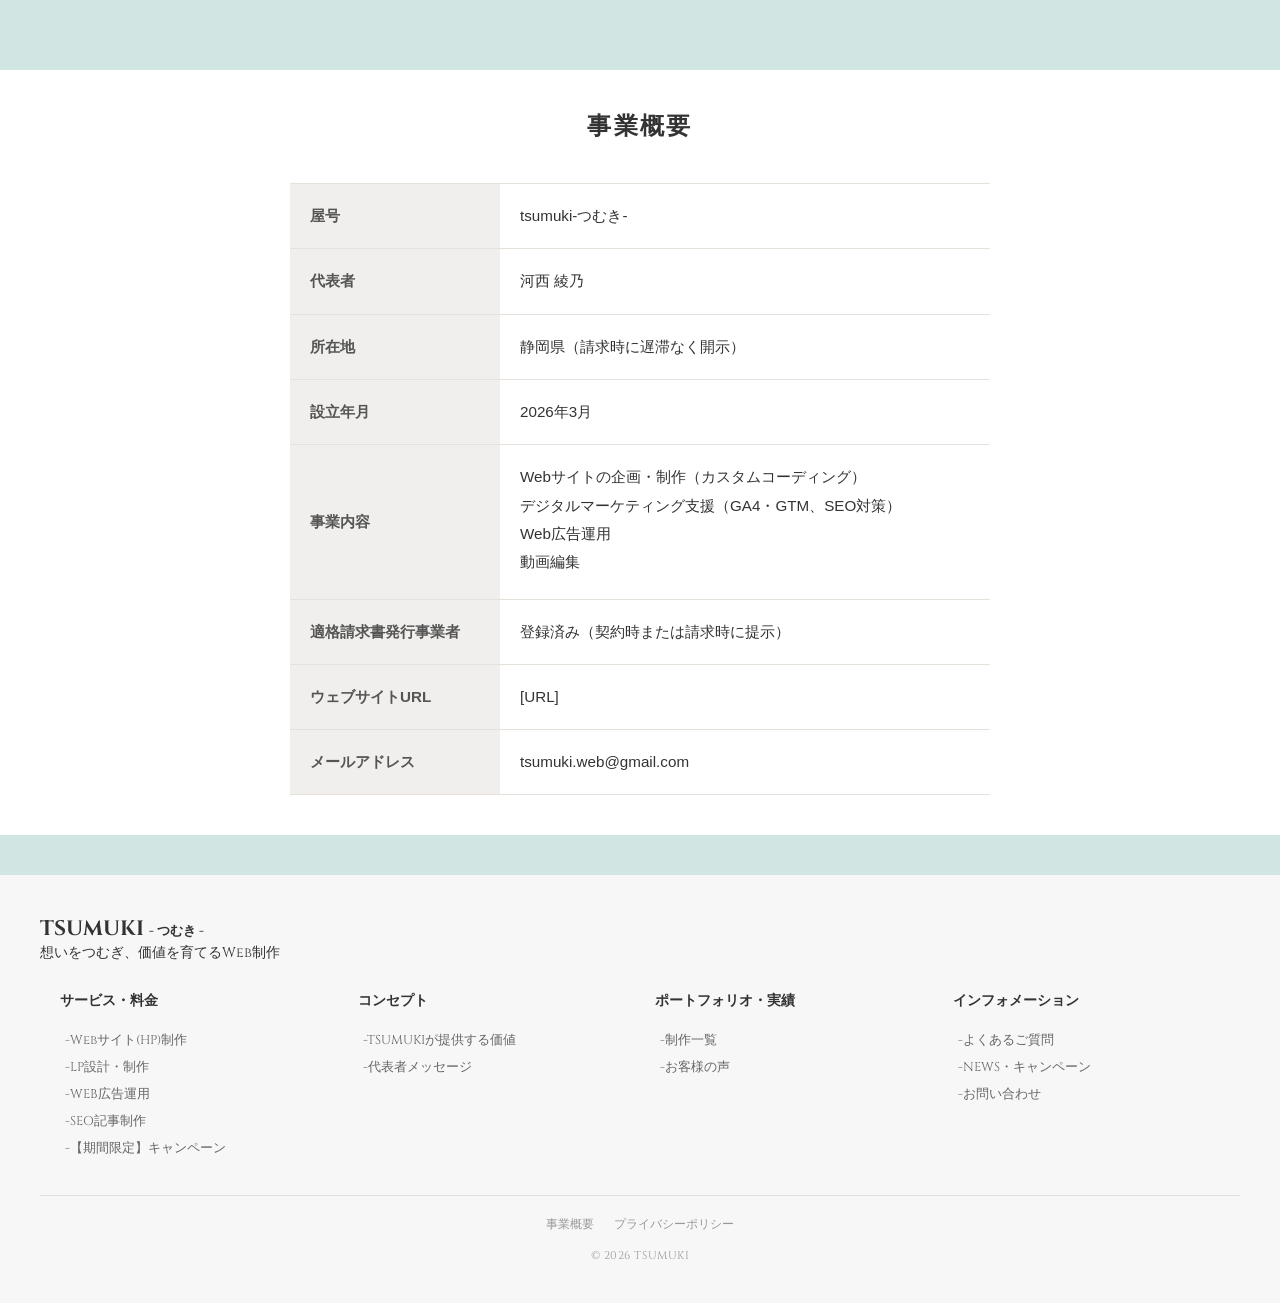
<file: info.html>
<!DOCTYPE html>
<html lang="ja">
<head>
	<meta charset="UTF-8">
	<meta name="viewport" content="width=device-width, initial-scale=1.0">
	<title>事業概要 | tsumuki-つむき-</title>
	<link rel="stylesheet" href="css/style.css">

	<!-- Google Fonts 読み込み -->
		<link rel="preconnect" href="https://fonts.googleapis.com">
		<link rel="preconnect" href="https://fonts.gstatic.com" crossorigin>
		<link href="https://fonts.googleapis.com/css2?family=Cinzel:wght@400..900&family=Montserrat:ital,wght@0,100..900;1,100..900&display=swap" rel="stylesheet">

</head>


<body id="info">

	<!-- ＊＊＊＊＊＊＊＊＊＊＊＊＊＊＊＊＊＊＊＊＊＊＊＊＊＊＊＊＊＊＊＊
	 ヘッダー領域
	 ＊＊＊＊＊＊＊＊＊＊＊＊＊＊＊＊＊＊＊＊＊＊＊＊＊＊＊＊＊＊＊＊ -->
	<header>
			<div class="header-container">
					<a href="index.html">
							<h1>TSUMUKI<span>&nbsp;-&nbsp;つむき&nbsp;-</span></h1>
					</a>
					
					<div class="hamburger" id="js-hamburger">
						<span></span>
						<span></span>
						<span></span>
					</div>

					<nav id="js-nav">
							<ul class="grobal-nav">
									<li><a href="index.html" aria-current="page">HOME</a></li>
									<li><a href="#service">SERVICE</a></li>
									<li><a href="#works">WORKS</a></li>
									<li><a href="soon.html">NEWS</a></li>
									<button class="header-cta"><a href="contact/index.html">お問い合わせ</a></button>
							</ul>
					</nav>

					
			</div>
	</header>

	<!-- ＊＊＊＊＊＊＊＊＊＊＊＊＊＊＊＊＊＊＊＊＊＊＊＊＊＊＊＊＊＊＊＊
	 メイン領域
	 ＊＊＊＊＊＊＊＊＊＊＊＊＊＊＊＊＊＊＊＊＊＊＊＊＊＊＊＊＊＊＊＊ -->
	<main class="info">
		<section class="business-summary">
			<div class="summary-container">
				<h2 class="summary-title">事業概要</h2>
				<table class="summary-table">
					<tr>
						<th>屋号</th>
						<td>tsumuki-つむき-</td>
					</tr>
					<tr>
						<th>代表者</th>
						<td>河西 綾乃</td>
					</tr>
					<tr>
						<th>所在地</th>
						<td>静岡県（請求時に遅滞なく開示）</td>
					</tr>
					<tr>
						<th>設立年月</th>
						<td>2026年3月</td>
					</tr>
					<tr>
						<th>事業内容</th>
						<td>
							<ul>
								<li>Webサイトの企画・制作（カスタムコーディング）</li>
								<li>デジタルマーケティング支援（GA4・GTM、SEO対策）</li>
								<li>Web広告運用</li>
								<li>動画編集</li>
							</ul>
						</td>
					</tr>
					<tr>
						<th>適格請求書発行事業者</th>
						<td>登録済み（契約時または請求時に提示）</td>
					</tr>
					<tr>
						<th>ウェブサイトURL</th>
						<td>[URL]</td>
					</tr>
					<tr>
						<th>メールアドレス</th>
						<td>tsumuki.web@gmail.com</td>
					</tr>
				</table>
			</div>
		</section>
	</main>
	
	<!-- ＊＊＊＊＊＊＊＊＊＊＊＊＊＊＊＊＊＊＊＊＊＊＊＊＊＊＊＊＊＊＊＊
	 フッター領域
	 ＊＊＊＊＊＊＊＊＊＊＊＊＊＊＊＊＊＊＊＊＊＊＊＊＊＊＊＊＊＊＊＊ -->
	<footer class="footer">
		<!-- ↑TOPへ戻るボタン -->
		<a href="#top">
			<button class="top-btn">
				<svg class="svgIcon" viewBox="0 0 384 512">
					<path
						d="M214.6 41.4c-12.5-12.5-32.8-12.5-45.3 0l-160 160c-12.5 12.5-12.5 32.8 0 45.3s32.8 12.5 45.3 0L160 141.2V448c0 17.7 14.3 32 32 32s32-14.3 32-32V141.2L329.4 246.6c12.5 12.5 32.8 12.5 45.3 0s12.5-32.8 0-45.3l-160-160z">
					</path>
				</svg>
			</button>
		</a>

		<div class="footer-container">
		<!-- ロゴ・名前エリア -->
			<div class="footer_brand">
				<a href="index.html">
	    	  <div class="footer_logo">TSUMUKI&nbsp;<span>-&nbsp;つむき&nbsp;-</span></div>
  	  	  <p class="footer_tagline">想いをつむぎ、価値を育てるWeb制作</p>
				</a>
    	</div>

		<!-- フッター情報エリア -->
			<div class="footer__main">
				<details open class="footer__accordion">
					<summary>サービス・料金</summary>
					<ul>
						<li><a href="soon.html">-Webサイト(HP)制作</a></li>
						<li><a href="soon.html">-LP設計・制作</a></li>
						<li><a href="soon.html">-WEB広告運用</a></li>
						<li><a href="soon.html">-SEO記事制作</a></li>
						<li><a href="campaign.html">-【期間限定】キャンペーン</a></li>
					</ul>
				</details>
				
				<details open class="footer__accordion">
					<summary>コンセプト</summary>
					<ul>
						<li><a href="#value">-TSUMUKIが提供する価値</a></li>
						<li><a href="#message">-代表者メッセージ</a></li>
					</ul>
				</details>

				<details open class="footer__accordion">
					<summary>ポートフォリオ・実績</summary>
					<ul>
						<li><a href="#works">-制作一覧</a></li>
						<li><a href="soon.html">-お客様の声</a></li>
					</ul>
				</details>

				<details open class="footer__accordion">
					<summary>インフォメーション</summary>
					<ul>
						<li><a href="#faq">-よくあるご質問</a></li>
						<li><a href="soon.html">-NEWS・キャンペーン</a></li>
						<li><a href="contact/index.html">-お問い合わせ</a></li>
					</ul>
				</details>	

			</div>

			<div class="footer__sub">
				<nav class="footer__sub-nav">
					<a href="info.html">事業概要</a>
					<a href="privacy.html">プライバシーポリシー</a>
				</nav>
				<p class="copyright">&copy; 2026 TSUMUKI</p>
			</div>
		</div>


		<!-- *********************JavaScript********************* -->
		<script src="js/float.js"></script>
		<script src="js/hamburger.js"></script>
		<script src="js/smart-header.js"></script>
		<script src="js/back-to-top.js"></script>

		<!-- FAQのアコーディオン用JS -->	
		<script>
			document.querySelectorAll('.faq-question').forEach(button => {
				button.addEventListener('click', () => {
					const expanded = button.getAttribute('aria-expanded') === 'true';
					button.setAttribute('aria-expanded', !expanded);
				});
			});
		</script>

		<!-- フッターのサイトマップアコーディオン：スマホ表示のみ閉じておくためのJS -->
		<script>
			function initFooter() {
				if (window.innerWidth <= 800) {
					document.querySelectorAll('.footer__accordion').forEach(el => el.removeAttribute('open'));
				} else {
					document.querySelectorAll('.footer__accordion').forEach(el => el.setAttribute('open', ''));
				}
			}
			// 読み込み時とリサイズ時に実行（ブラウザ幅を変えたときに消える問題を防ぐ）
			window.addEventListener('load', initFooter);
			window.addEventListener('resize', initFooter);
		</script>
	</footer>

</body>
</html>
</file>
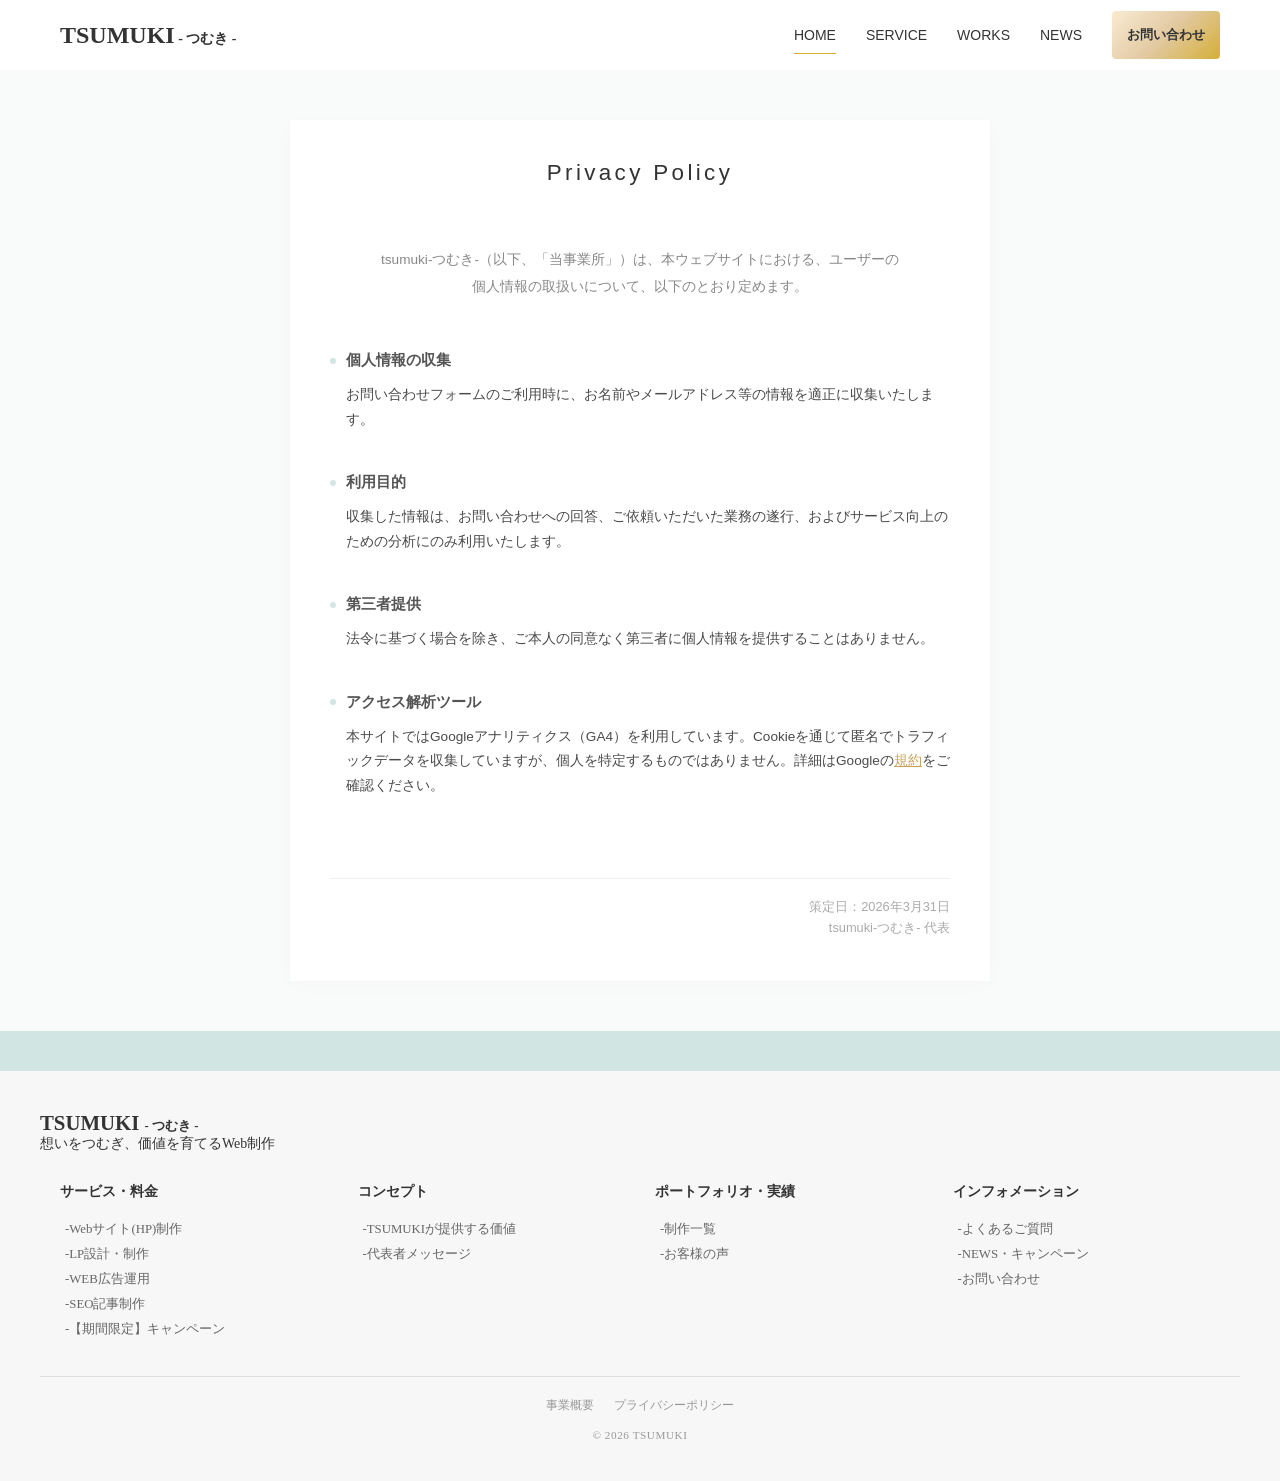
<file: privacy.html>
<!DOCTYPE html>
<html lang="ja">
	<head>
    <meta charset="UTF-8">
    <meta name="viewport" content="width=device-width, initial-scale=1.0">
    <title>プライバシーポリシー | tsumuki-つむき-</title>
    <link rel="stylesheet" href="css/style.css">
	</head>

	<body>
			<!-- ＊＊＊＊＊＊＊＊＊＊＊＊＊＊＊＊＊＊＊＊＊＊＊＊＊＊＊＊＊＊＊＊
	 ヘッダー領域
	 ＊＊＊＊＊＊＊＊＊＊＊＊＊＊＊＊＊＊＊＊＊＊＊＊＊＊＊＊＊＊＊＊ -->
	<header>
			<div class="header-container">
					<a href="index.html">
							<h1>TSUMUKI<span>&nbsp;-&nbsp;つむき&nbsp;-</span></h1>
					</a>
					
					<div class="hamburger" id="js-hamburger">
						<span></span>
						<span></span>
						<span></span>
					</div>

					<nav id="js-nav">
							<ul class="grobal-nav">
									<li><a href="index.html" aria-current="page">HOME</a></li>
									<li><a href="#service">SERVICE</a></li>
									<li><a href="#works">WORKS</a></li>
									<li><a href="soon.html">NEWS</a></li>
									<button class="header-cta"><a href="contact/index.html">お問い合わせ</a></button>
							</ul>
					</nav>

					
			</div>
	</header>

	<!-- ＊＊＊＊＊＊＊＊＊＊＊＊＊＊＊＊＊＊＊＊＊＊＊＊＊＊＊＊＊＊＊＊
	 メイン領域
	 ＊＊＊＊＊＊＊＊＊＊＊＊＊＊＊＊＊＊＊＊＊＊＊＊＊＊＊＊＊＊＊＊ -->
	<main id="privacy">	
		<section class="privacy-policy">
 			<div class="privacy-container">
  		  <h1 class="policy-title">Privacy Policy</h1>
   			<p class="policy-lead">tsumuki-つむき-（以下、「当事業所」）は、本ウェブサイトにおける、ユーザーの個人情報の取扱いについて、以下のとおり定めます。</p>

   			<div class="policy-item">
    		  <h2>個人情報の収集</h2>
    		  <p>お問い合わせフォームのご利用時に、お名前やメールアドレス等の情報を適正に収集いたします。</p>
   			</div>

				<div class="policy-item">
					<h2>利用目的</h2>
					<p>収集した情報は、お問い合わせへの回答、ご依頼いただいた業務の遂行、およびサービス向上のための分析にのみ利用いたします。</p>
				</div>

				<div class="policy-item">
					<h2>第三者提供</h2>
					<p>法令に基づく場合を除き、ご本人の同意なく第三者に個人情報を提供することはありません。</p>
				</div>

				<div class="policy-item">
					<h2>アクセス解析ツール</h2>
					<p>本サイトではGoogleアナリティクス（GA4）を利用しています。Cookieを通じて匿名でトラフィックデータを収集していますが、個人を特定するものではありません。詳細はGoogleの<a href="https://marketingplatform.google.com/about/analytics/terms/jp/" target="_blank">規約</a>をご確認ください。</p>
				</div>

				<div class="policy-footer">
					<p>策定日：2026年3月31日</p>
					<p>tsumuki-つむき- 代表</p>
				</div>
  		</div>
		</section>
	</main>

	<!-- ＊＊＊＊＊＊＊＊＊＊＊＊＊＊＊＊＊＊＊＊＊＊＊＊＊＊＊＊＊＊＊＊
	 フッター領域
	 ＊＊＊＊＊＊＊＊＊＊＊＊＊＊＊＊＊＊＊＊＊＊＊＊＊＊＊＊＊＊＊＊ -->
		<footer class="footer">
			<!-- ↑TOPへ戻るボタン -->
			<a href="#top">
				<button class="top-btn">
					<svg class="svgIcon" viewBox="0 0 384 512">
						<path
							d="M214.6 41.4c-12.5-12.5-32.8-12.5-45.3 0l-160 160c-12.5 12.5-12.5 32.8 0 45.3s32.8 12.5 45.3 0L160 141.2V448c0 17.7 14.3 32 32 32s32-14.3 32-32V141.2L329.4 246.6c12.5 12.5 32.8 12.5 45.3 0s12.5-32.8 0-45.3l-160-160z">
						</path>
					</svg>
				</button>
			</a>

			<div class="footer-container">
			<!-- ロゴ・名前エリア -->
				<div class="footer_brand">
					<a href="index.html">
						<div class="footer_logo">TSUMUKI&nbsp;<span>-&nbsp;つむき&nbsp;-</span></div>
						<p class="footer_tagline">想いをつむぎ、価値を育てるWeb制作</p>
					</a>
				</div>

		<!-- フッター情報エリア -->
			<div class="footer__main">
				<details open class="footer__accordion">
					<summary>サービス・料金</summary>
					<ul>
						<li><a href="soon.html">-Webサイト(HP)制作</a></li>
						<li><a href="soon.html">-LP設計・制作</a></li>
						<li><a href="soon.html">-WEB広告運用</a></li>
						<li><a href="soon.html">-SEO記事制作</a></li>
						<li><a href="campaign.html">-【期間限定】キャンペーン</a></li>
					</ul>
				</details>
				
				<details open class="footer__accordion">
					<summary>コンセプト</summary>
					<ul>
						<li><a href="#value">-TSUMUKIが提供する価値</a></li>
						<li><a href="#message">-代表者メッセージ</a></li>
					</ul>
				</details>

				<details open class="footer__accordion">
					<summary>ポートフォリオ・実績</summary>
					<ul>
						<li><a href="#works">-制作一覧</a></li>
						<li><a href="soon.html">-お客様の声</a></li>
					</ul>
				</details>

				<details open class="footer__accordion">
					<summary>インフォメーション</summary>
					<ul>
						<li><a href="#faq">-よくあるご質問</a></li>
						<li><a href="soon.html">-NEWS・キャンペーン</a></li>
						<li><a href="contact/index.html">-お問い合わせ</a></li>
					</ul>
				</details>	

			</div>

			<div class="footer__sub">
				<nav class="footer__sub-nav">
					<a href="info.html">事業概要</a>
					<a href="privacy.html">プライバシーポリシー</a>
				</nav>
				<p class="copyright">&copy; 2026 TSUMUKI</p>
			</div>
		</div>



			<!-- *********************JavaScript********************* -->
			<script src="js/float.js"></script>
			<script src="js/hamburger.js"></script>
			<script src="js/smart-header.js"></script>
			<script src="js/back-to-top.js"></script>

			<!-- FAQのアコーディオン用JS -->	
			<script>
				document.querySelectorAll('.faq-question').forEach(button => {
					button.addEventListener('click', () => {
						const expanded = button.getAttribute('aria-expanded') === 'true';
						button.setAttribute('aria-expanded', !expanded);
					});
				});
			</script>

			<!-- フッターのサイトマップアコーディオン：スマホ表示のみ閉じておくためのJS -->
			<script>
				function initFooter() {
					if (window.innerWidth <= 800) {
						document.querySelectorAll('.footer__accordion').forEach(el => el.removeAttribute('open'));
					} else {
						document.querySelectorAll('.footer__accordion').forEach(el => el.setAttribute('open', ''));
					}
				}
				// 読み込み時とリサイズ時に実行（ブラウザ幅を変えたときに消える問題を防ぐ）
				window.addEventListener('load', initFooter);
				window.addEventListener('resize', initFooter);
			</script>
		</footer>

	</body>
</html>
</file>
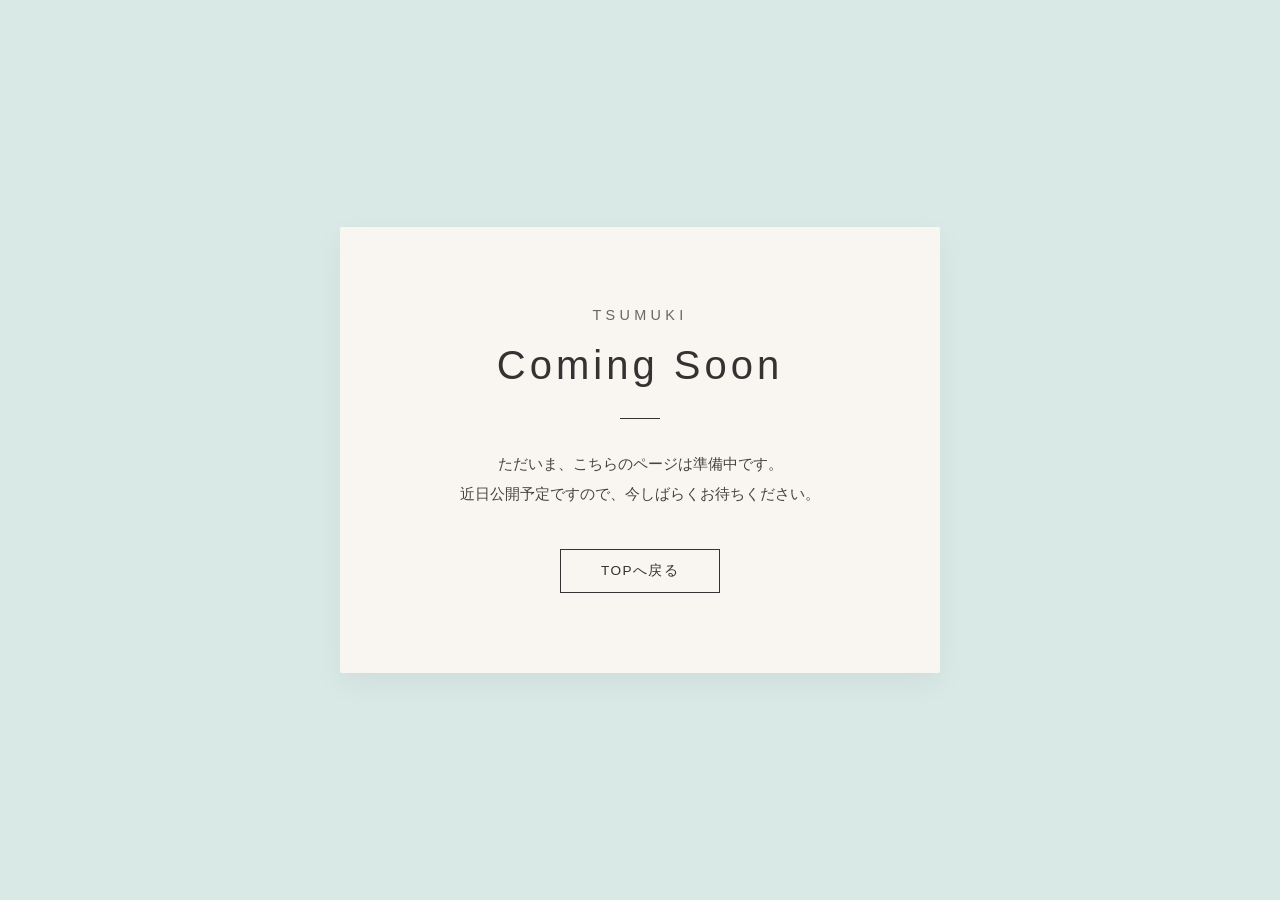
<file: soon.html>
<!DOCTYPE html>
<html lang="ja">
<head>
    <meta charset="UTF-8">
    <meta name="viewport" content="width=device-width, initial-scale=1.0">
    <title>Coming Soon | tsumuki</title>
    <link rel="stylesheet" href="style-coming-soon.css">
</head>
<body>
    <main class="container">
        <div class="content">
            <p class="brand-name">TSUMUKI</p>
            <h1 class="title">Coming Soon</h1>
            <div class="divider"></div>
            <p class="message">
                ただいま、こちらのページは準備中です。<br>
                近日公開予定ですので、今しばらくお待ちください。
            </p>
            <a href="index.html" class="back-link">TOPへ戻る</a>
        </div>
    </main>
</body>
</html>
</file>
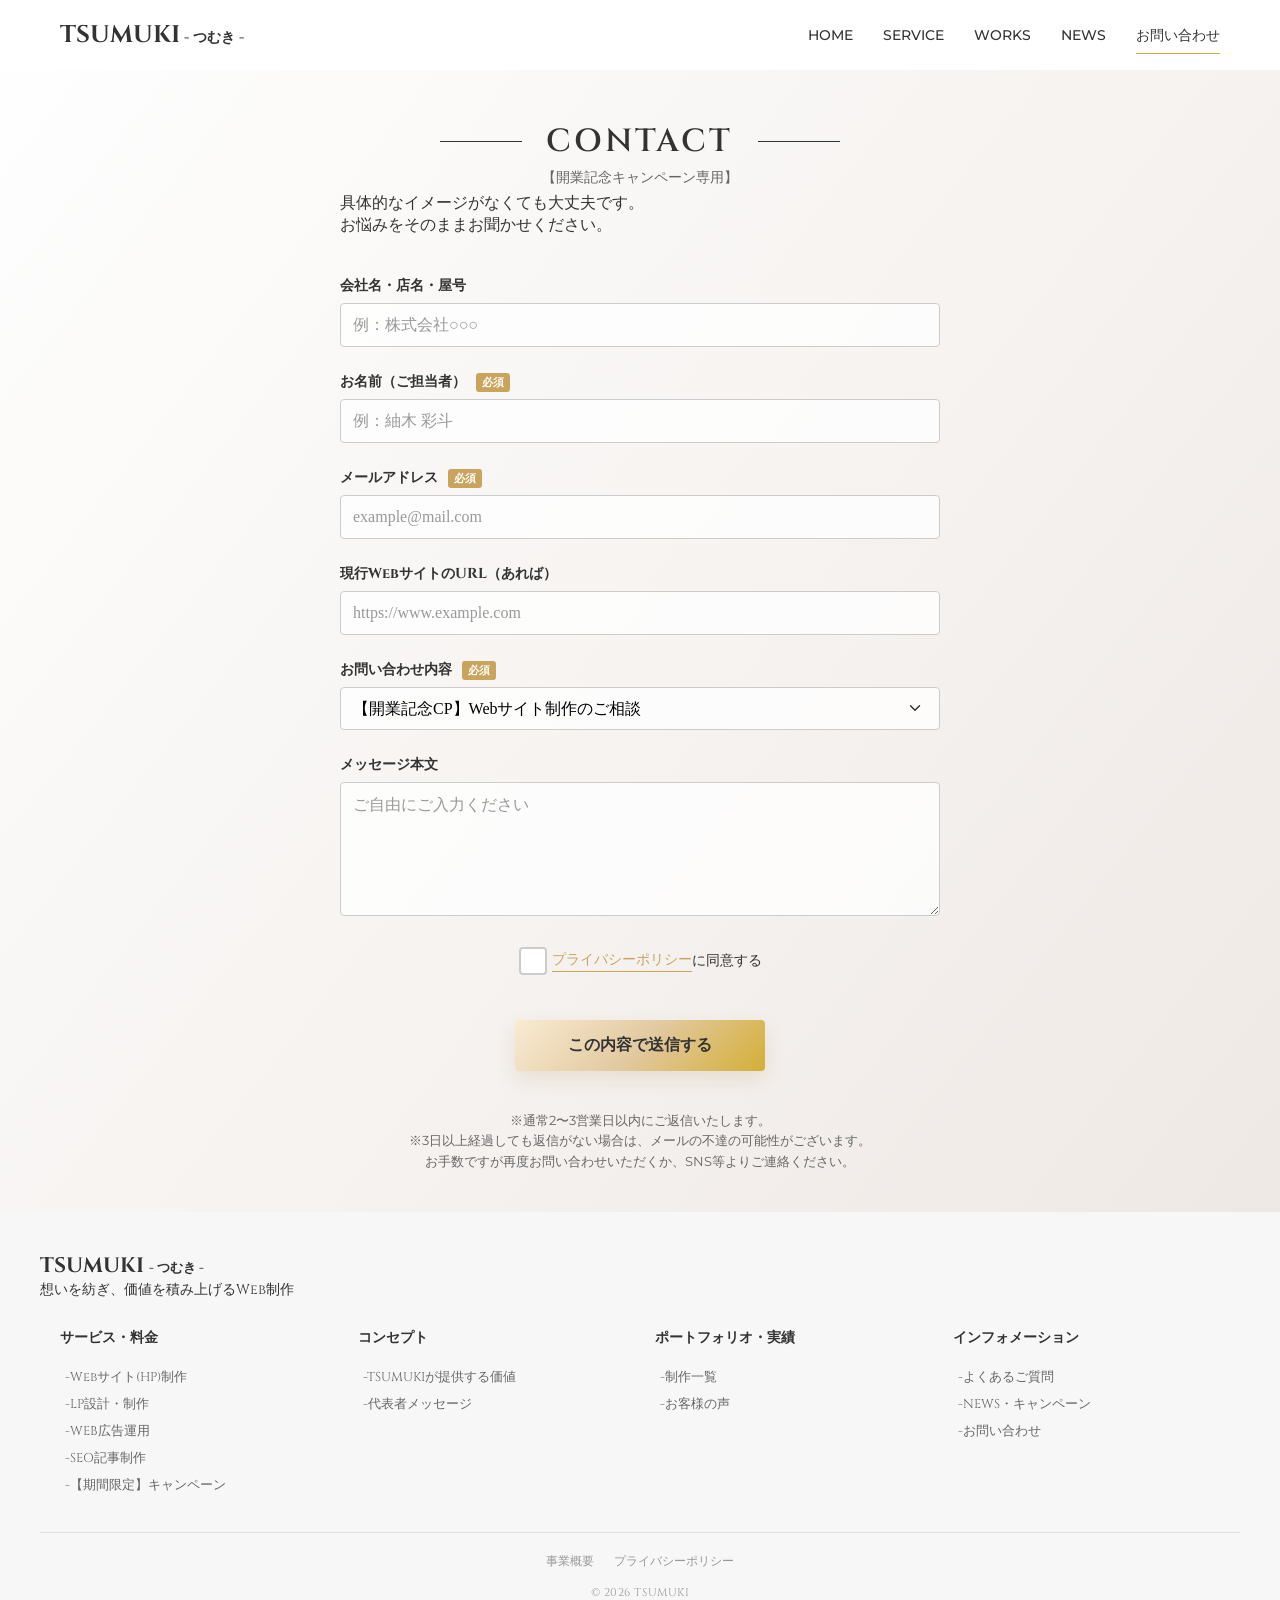
<file: contact/campaign-contact.html>
<!DOCTYPE html>
<html lang="ja">
<head>
	<meta charset="UTF-8">
	<meta name="viewport" content="width=device-width, initial-scale=1.0">
	<title>キャンペーン専用お問い合わせフォーム | tsumuki-つむき-</title>
	<link rel="stylesheet" href="../css/style.css">

	<!-- Google Fonts 読み込み -->
		<link rel="preconnect" href="https://fonts.googleapis.com">
		<link rel="preconnect" href="https://fonts.gstatic.com" crossorigin>
		<link href="https://fonts.googleapis.com/css2?family=Cinzel:wght@400..900&family=Montserrat:ital,wght@0,100..900;1,100..900&display=swap" rel="stylesheet">

</head>
<body id="cp-contact">

	<!-- ＊＊＊＊＊＊＊＊＊＊＊＊＊＊＊＊＊＊＊＊＊＊＊＊＊＊＊＊＊＊＊＊
	 ヘッダー領域
	 ＊＊＊＊＊＊＊＊＊＊＊＊＊＊＊＊＊＊＊＊＊＊＊＊＊＊＊＊＊＊＊＊ -->
	<header>
		<div class="header-container">
			<a href="../index.html">
				<h1>TSUMUKI<span>&nbsp;-&nbsp;つむき&nbsp;-</span></h1>
			</a>

			<div class="hamburger" id="js-hamburger">
        <span></span>
        <span></span>
        <span></span>
      </div>

      <nav id="js-nav">
				<ul class="grobal-nav">
					<li><a href="../index.html">HOME</a></li>
					<li><a href="../index.html#service">SERVICE</a></li>
					<li><a href="../soon.html">WORKS</a></li>
					<li><a href="../soon.html">NEWS</a></li>
					<li><a href="index.html" aria-current="page">お問い合わせ</a></li>
				</ul>
			</nav>
		</div>
	</header>

	<!-- ＊＊＊＊＊＊＊＊＊＊＊＊＊＊＊＊＊＊＊＊＊＊＊＊＊＊＊＊＊＊＊＊＊＊メイン領域＊＊＊＊＊＊＊＊＊＊＊＊＊＊＊＊＊＊＊＊＊＊＊＊＊＊＊＊＊＊＊＊＊＊ -->
	<main>
		<!-- ********************お問い合わせフォーム******************** -->
		<section class="contact-section">
			<div class="container">
				<h2 class="section-title">CONTACT</h2>
				<p class="section-subtitle">
					【開業記念キャンペーン専用】
				</p>
				<p>
					具体的なイメージがなくても大丈夫です。<br>
					お悩みをそのままお聞かせください。
				</p>

				<form action="https://ssgform.com/s/tRD8QFC2WDVn" method="post" class="contact-form">
					
					<div class="form-group">
						<label for="company">会社名・店名・屋号</label>
						<input type="text" id="company" name="会社名" placeholder="例：株式会社○○○">
					</div>

					<div class="form-group">
						<label for="name">お名前（ご担当者）<span>必須</span></label>
						<input type="text" id="name" name="お名前" placeholder="例：紬木 彩斗" required>
					</div>

					<div class="form-group">
						<label for="email">メールアドレス<span>必須</span></label>
						<input type="email" id="email" name="メールアドレス" placeholder="example@mail.com" required>
					</div>

					<div class="form-group">
						<label for="hp">現行WebサイトのURL（あれば）</label>
						<input type="url" id="hp" name="現行サイト" placeholder="https://www.example.com">
					</div>

					<div class="form-group">
						<label for="type">お問い合わせ内容<span>必須</span></label>
						<select id="type" name="お問い合わせ種類" required>
							<option value="">選択してください</option>
							<option value="サイト制作(開業CP)" selected>【開業記念CP】Webサイト制作のご相談</option>
							<option value="その他">その他</option>
						</select>
					</div>

					<div class="form-group">
						<label for="message">メッセージ本文</label>
						<textarea id="message" name="内容" rows="6" placeholder="ご自由にご入力ください"></textarea>
					</div>

					<div class="form-agreement">
						<input type="checkbox" id="agree" name="同意" required>
						<label for="agree">
							<a href="../privacy.html" id="js-modal-open" target="_blank" rel="noopener noreferrer">プライバシーポリシー</a>に同意する
						</label>
					</div>
								
					<div class="form-submit">
						<button type="submit" class="submit-btn">この内容で送信する</button>
					</div>
					
					<p class="form-note">
						※通常2〜3営業日以内にご返信いたします。<br>
						※3日以上経過しても返信がない場合は、メールの不達の可能性がございます。<br>
						お手数ですが再度お問い合わせいただくか、SNS等よりご連絡ください。
					</p>

				</form>
			</div>
		</section>

	</main>

	<!-- ＊＊＊＊＊＊＊＊＊＊＊＊＊＊＊＊＊＊＊＊＊＊＊＊＊＊＊＊＊＊＊＊
	 フッター領域
	 ＊＊＊＊＊＊＊＊＊＊＊＊＊＊＊＊＊＊＊＊＊＊＊＊＊＊＊＊＊＊＊＊ -->
	<footer class="footer">
		<!-- ↑TOPへ戻るボタン -->
		<a href="#top">
			<button class="top-btn">
				<svg class="svgIcon" viewBox="0 0 384 512">
					<path
						d="M214.6 41.4c-12.5-12.5-32.8-12.5-45.3 0l-160 160c-12.5 12.5-12.5 32.8 0 45.3s32.8 12.5 45.3 0L160 141.2V448c0 17.7 14.3 32 32 32s32-14.3 32-32V141.2L329.4 246.6c12.5 12.5 32.8 12.5 45.3 0s12.5-32.8 0-45.3l-160-160z">
					</path>
				</svg>
			</button>
		</a>

		<div class="footer-container">
			<!-- ロゴ・名前エリア -->
			<div class="footer_brand">
    	  <div class="footer_logo">TSUMUKI&nbsp;<span>-&nbsp;つむき&nbsp;-</span></div>
    	  <p class="footer_tagline">想いを紡ぎ、価値を積み上げるWeb制作</p>
    	</div>

			<!-- フッター情報エリア -->
			<div class="footer__main">
				<details open class="footer__accordion">
					<summary>サービス・料金</summary>
					<ul>
						<li><a href="#">-Webサイト(HP)制作</a></li>
						<li><a href="#">-LP設計・制作</a></li>
						<li><a href="#">-WEB広告運用</a></li>
						<li><a href="#">-SEO記事制作</a></li>
						<li><a href="#">-【期間限定】キャンペーン</a></li>
					</ul>
				</details>
				
				<details open class="footer__accordion">
					<summary>コンセプト</summary>
					<ul>
						<li><a href="#">-TSUMUKIが提供する価値</a></li>
						<li><a href="#">-代表者メッセージ</a></li>
					</ul>
				</details>

				<details open class="footer__accordion">
					<summary>ポートフォリオ・実績</summary>
					<ul>
						<li><a href="#">-制作一覧</a></li>
						<li><a href="#">-お客様の声</a></li>
					</ul>
				</details>

				<details open class="footer__accordion">
					<summary>インフォメーション</summary>
					<ul>
						<li><a href="#">-よくあるご質問</a></li>
						<li><a href="#">-NEWS・キャンペーン</a></li>
						<li><a href="#">-お問い合わせ</a></li>
					</ul>
				</details>	

			</div>

			<div class="footer__sub">
				<nav class="footer__sub-nav">
					<a href="../info.html">事業概要</a>
					<a href="../privacy.html">プライバシーポリシー</a>
				</nav>
				<p class="copyright">&copy; 2026 TSUMUKI</p>
			</div>

		</div>	<!--/.footer-container-->
  </footer>

  <div id="js-modal" class="modal">
    <div class="modal__bg js-modal-close"></div>
    <div class="modal__content">
      <div id="js-modal-data"></div> 
      <button type="button" class="modal__close-btn js-modal-close">閉じる</button>
    </div>
  </div>

  <script src="../js/hamburger.js"></script>
  <script src="../js/smart-header.js"></script>

  <script>
    // スマホ時にフッターアコーディオンを閉じる
    if (window.innerWidth <= 767) {
      document.querySelectorAll('.footer__accordion').forEach(el => el.removeAttribute('open'));
    }

    // プライバシーポリシーのモーダル制御
    document.addEventListener('DOMContentLoaded', () => {
      const modal = document.getElementById('js-modal');
      const openBtn = document.getElementById('js-modal-open');
      const closeElements = document.querySelectorAll('.js-modal-close');
      const dataContainer = document.getElementById('js-modal-data');

      if (!openBtn || !modal) return;

      openBtn.addEventListener('click', (e) => {
        e.preventDefault(); // 新規タブ移動を阻止
        
        // 未読み込みならデータを取得
        if (dataContainer.getAttribute('data-loaded') !== 'true') {
          dataContainer.innerHTML = '<p style="text-align:center; padding:20px;">読み込み中...</p>';
          fetch('../privacy.html')
            .then(response => {
              if (!response.ok) throw new Error('読み込み失敗');
              return response.text();
            })
            .then(html => {
              const parser = new DOMParser();
              const doc = parser.parseFromString(html, 'text/html');
              const content = doc.querySelector('.privacy-policy');
              if (content) {
                dataContainer.innerHTML = '';
                dataContainer.appendChild(content);
                dataContainer.setAttribute('data-loaded', 'true');
              } else {
                dataContainer.innerHTML = html;
              }
            })
            .catch(() => {
              dataContainer.innerHTML = '<p style="padding:20px;">ポリシーを表示できません。直接<a href="../privacy.html" target="_blank">こちら</a>からご確認ください。</p>';
            });
        }
        modal.classList.add('is-active');
        document.body.style.overflow = 'hidden';
      });

      // モーダルを閉じる
      closeElements.forEach(el => {
        el.addEventListener('click', () => {
          modal.classList.remove('is-active');
          document.body.style.overflow = '';
        });
      });
    });
  </script>
</body>
</html>
</file>
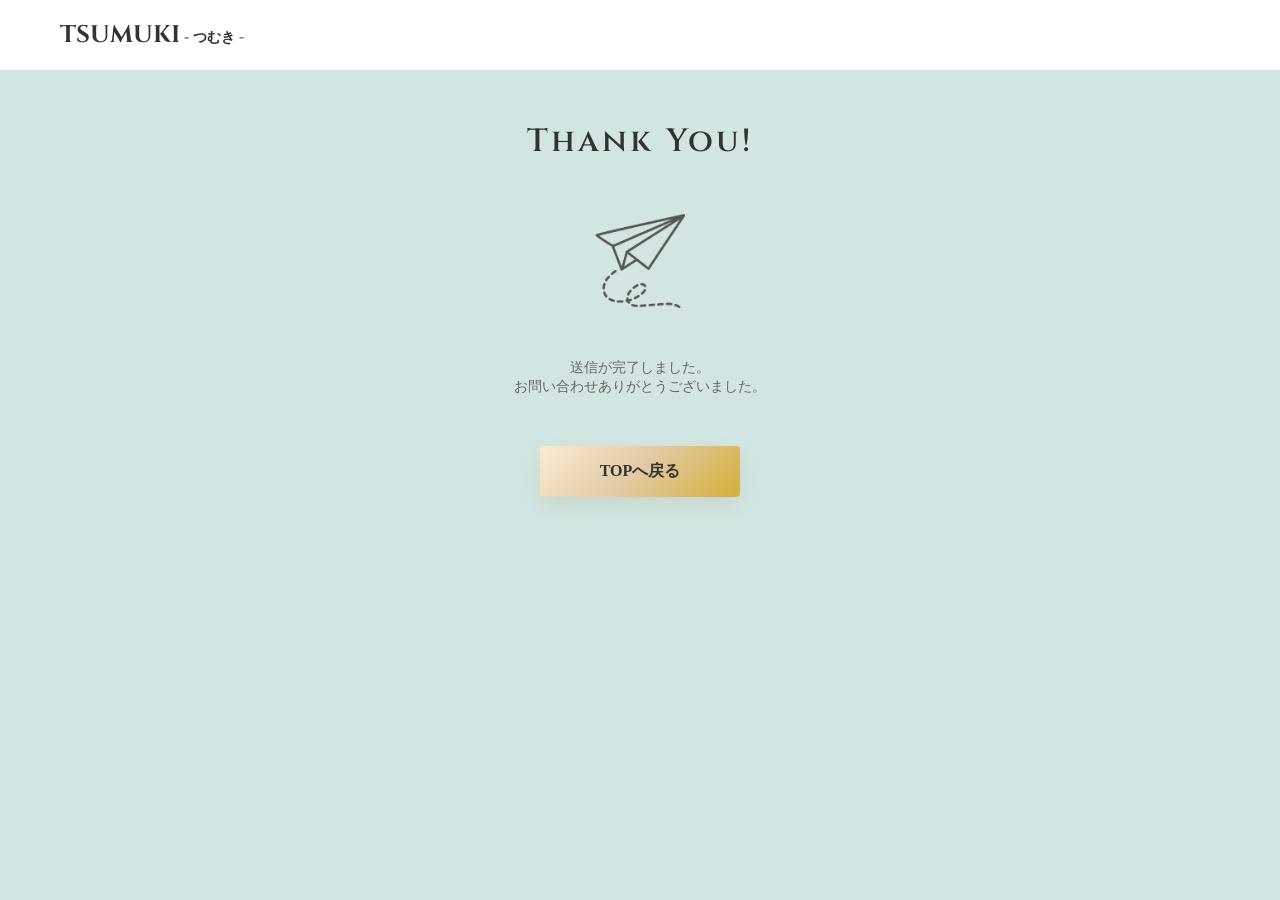
<file: contact/thanks.html>
<!DOCTYPE html>
<html lang="ja">
<head>
	<meta charset="UTF-8">
	<meta name="viewport" content="width=device-width, initial-scale=1.0">
	<title>tsumuki-つむき- | WEB DESIGN STUDIO</title>
	<link rel="stylesheet" href="../css/style.css">

	<!-- Google Fonts 読み込み -->
		<link rel="preconnect" href="https://fonts.googleapis.com">
		<link rel="preconnect" href="https://fonts.gstatic.com" crossorigin>
		<link href="https://fonts.googleapis.com/css2?family=Cinzel:wght@400..900&family=Montserrat:ital,wght@0,100..900;1,100..900&display=swap" rel="stylesheet">

</head>
<body id="home">

	<!-- ＊＊＊＊＊＊＊＊＊＊＊＊＊＊＊＊＊＊＊＊＊＊＊＊＊＊＊＊＊＊＊＊
	 ヘッダー領域
	 ＊＊＊＊＊＊＊＊＊＊＊＊＊＊＊＊＊＊＊＊＊＊＊＊＊＊＊＊＊＊＊＊ -->
	<header>
		<div class="header-container">
			<a href="index.html">
				<h1>TSUMUKI<span>&nbsp;-&nbsp;つむき&nbsp;-</span></h1>
			</a>
		</div>
	</header>

	<!-- ＊＊＊＊＊＊＊＊＊＊＊＊＊＊＊＊＊＊＊＊＊＊＊＊＊＊＊＊＊＊＊＊＊＊メイン領域＊＊＊＊＊＊＊＊＊＊＊＊＊＊＊＊＊＊＊＊＊＊＊＊＊＊＊＊＊＊＊＊＊＊ -->
	<main id="thanks">


		<!-- ********************送信完了メッセージ******************** -->
<section class="contact-section">
  <div class="container">
    <h2 class="thanks-title">Thank You!</h2>

		<img src="../images/soushin.png" alt="送信完了">
		
    <p class="section-subtitle">
			送信が完了しました。<br>
			お問い合わせありがとうございました。
		</p>

		<a href="../index.html" class="thanks2top-btn">TOPへ戻る</a>
  </div>
</section>

	</main>
</body>
</html>
</file>
<file: css/style.css>
@charset "UTF-8";
/* 色の定義（tsumuki専用） */
html {
  scroll-behavior: smooth;
}

html * {
  margin: 0;
  padding: 0;
  box-sizing: border-box;
}

body {
  background-color: #D1E6E3;
  color: #333;
  /* フォント　<weight>: Use a value from 400 to 900 */
  font-family: "Cinzel", serif;
  font-optical-sizing: auto;
  font-style: normal;
}

ul {
  list-style-type: none;
  margin-left: 0;
}

a {
  text-decoration: none;
}

img {
  max-width: 100%;
  height: auto;
}

/* headerの高さ分を計算して */
section {
  scroll-margin-top: 100px;
}

@media (max-width: 800px) and (min-width: 481px) {
  section {
    scroll-margin-top: 120px;
  }
}
/*============================================================
 全ページ共通レイアウト ============================================================*/
/* ------------------------------------------
 ヘッダー設定
 ------------------------------------------ */
header {
  height: auto;
  min-height: 70px;
  background-color: #fff;
  position: fixed;
  width: 100%;
  z-index: 1000;
  top: 0;
  transition: transform 0.4s ease; /* スムーズに消える */
}

/* footerが見えると上に引っ込む */
header.header-hidden {
  transform: translateY(-100%);
}

header .header-container {
  max-width: 1200px;
  width: 100%;
  margin: 0 auto;
  padding: 0 20px;
  display: flex;
  justify-content: space-between;
  align-items: center;
  box-sizing: border-box;
  min-height: 70px;
}

header h1 {
  font-weight: 700;
  font-size: clamp(22px, 4vw, 24px);
  color: #333;
  line-height: 1;
}

header h1 span {
  font-size: clamp(10px, 1.8vw, 14px);
}

header nav ul {
  display: flex;
  align-items: center;
  gap: 30px;
  font-family: "Montserrat", sans-serif;
  font-weight: 500;
  font-size: clamp(12px, 1.5vw, 14px);
}

.header-cta {
  display: inline-block;
  padding: 15px;
  background: linear-gradient(135deg, #F9EBD2 0%, #E2C9A1 50%, #D4AF37 100%);
  color: #333;
  font-weight: 600;
  text-decoration: none;
  border-radius: 4px;
  border: none;
  cursor: pointer;
  text-align: center;
}

/* navの下線アニメーション */
.grobal-nav a {
  position: relative;
  color: #333;
  padding-bottom: 10px;
}

.grobal-nav li a::after {
  content: "";
  position: absolute;
  left: 0;
  bottom: 0;
  width: 100%;
  height: 0.5px;
  background-color: #D4AF37;
  transform: scaleX(0);
  transform-origin: left;
  transition: transform 0.3s ease;
}

.grobal-nav li a:hover::after,
.grobal-nav li a[aria-current=page]::after {
  transform: scaleX(1);
}

/* ハンバーガーボタン */
.hamburger {
  display: none;
  width: 30px;
  height: 24px;
  cursor: pointer;
  position: relative;
  z-index: 2100;
}

.hamburger span {
  position: absolute;
  left: 0;
  width: 100%;
  height: 2px;
  background-color: #333;
  transition: all 0.4s;
}

.hamburger span:nth-child(1) {
  top: 0;
}

.hamburger span:nth-child(2) {
  top: 11px;
}

.hamburger span:nth-child(3) {
  bottom: 0;
}

/* 1番目の線を45度回転させて「右下がり」の線にする */
.hamburger.active span:nth-child(1) {
  top: 11px;
  transform: rotate(45deg);
}

/* 2番目の線を透明にして消す */
.hamburger.active span:nth-child(2) {
  opacity: 0;
}

/* 3番目の線を-45度回転させて「右上がり」の線にする */
.hamburger.active span:nth-child(3) {
  top: 11px;
  transform: rotate(-45deg);
}

/* --------------タブレット：2段表示 ------------- */
@media (max-width: 800px) and (min-width: 481px) {
  header .header-container {
    flex-direction: column;
    justify-content: center;
    padding: 25px 0 20px;
    height: auto;
  }
  header h1 {
    display: flex;
    flex-direction: column;
    align-items: center;
    gap: 5px;
    margin-bottom: 15px;
  }
  header nav ul {
    gap: 40px;
  }
  .grobal-nav a {
    padding-bottom: 5px;
  }
}
/* -------------　スマホ：ハンバーガー　------------- */
@media (max-width: 480px) {
  .hamburger {
    display: block;
  }
  header nav {
    position: fixed;
    top: 0;
    right: -100%;
    width: 100%;
    height: 100vh;
    background-color: rgba(255, 255, 255, 0.98);
    transition: all 0.5s ease;
    z-index: 2000;
    display: flex;
    align-items: center;
    justify-content: center;
  }
  header nav.active {
    right: 0;
  }
  header nav ul {
    flex-direction: column;
    gap: 40px;
  }
  /* スマホのメニュー内はタップしやすさ優先で少し大きく */
  .grobal-nav a {
    font-size: 18px;
  }
}
/* ------------------------------------------
 見出し設定
 ------------------------------------------ */
/* ↓ 見出しh2のレイアウト */
.section-title,
.thanks-title {
  display: flex;
  align-items: center;
  justify-content: center;
  gap: 1.5rem; /* 文字と線の間 */
  font-size: clamp(1.6rem, 3.8vw, 2rem);
  font-weight: 600;
  letter-spacing: 0.1em;
  text-align: center;
  max-width: 400px;
  margin: 0 auto;
}

/* ↓ 見出しの左右線 */
.section-title::before,
.section-title::after {
  content: "";
  flex: 1;
  height: 0.5px;
  background: #333;
}

/* ------------------------------------------
 フッター設定
 ------------------------------------------ */
footer {
  height: auto;
  min-height: 200px;
  background-color: #F7F7F7;
  margin-top: 40px;
  padding: 40px 20px;
  font-size: 0.875rem;
}

.footer-container {
  max-width: 1200px;
  margin: 0 auto;
}

/* -------------　「TOPへ戻る」ボタン　------------- */
.top-btn {
  width: 40px;
  height: 40px;
  border-radius: 4px;
  background-color: #333;
  border: none;
  font-weight: 500;
  display: flex;
  align-items: center;
  justify-content: center;
  cursor: pointer;
  transition-duration: 0.3s;
  overflow: hidden;
  position: fixed;
  right: 20px;
  bottom: 20px;
  z-index: 1000;
  /* 初期状態（隠す） */
  opacity: 0;
  visibility: hidden;
  transform: translateY(20px);
}

/* 追加：スクロールされた時に付与するクラス */
.top-btn.is-show {
  opacity: 1;
  visibility: visible;
  transform: translateY(0);
}

.svgIcon {
  width: 12px;
  transition-duration: 0.3s;
}

.svgIcon path {
  fill: #fff;
}

@media (hover: hover) {
  .top-btn:hover {
    width: 100px;
    transition-duration: 0.3s;
    background-color: #333;
    align-items: center;
  }
  .top-btn:hover .svgIcon {
    /* width: 20px; */
    transition-duration: 0.3s;
    transform: translateY(-200%);
  }
  .top-btn::before {
    position: absolute;
    bottom: -20px;
    content: "トップへ戻る";
    font-weight: 400;
    color: #fcfcf6;
    font-size: 0px;
  }
  .top-btn:hover::before {
    font-size: 13px;
    opacity: 1;
    bottom: unset;
    transition-duration: 0.3s;
  }
}
/* -------------　ブランドエリア　------------- */
.footer_brand a {
  color: #333;
}

.footer_logo {
  font-size: 1.3rem;
  font-weight: 700;
}

.footer_logo span {
  font-size: 0.8rem;
}

/* -------------　サイトマップ　------------- */
.footer__main {
  display: grid;
  gap: 20px 10px;
  padding: 30px 0 0;
}

/* --- ベース：スマホ（2列） --- */
@media screen and (max-width: 480px) {
  .footer__main {
    grid-template-columns: repeat(2, 1fr);
  }
}
/* --- タブレット（3列） --- */
@media screen and (min-width: 481px) and (max-width: 800px) {
  .footer__main {
    grid-template-columns: repeat(3, 1fr);
  }
}
/* アコーディオン共通スタイル */
.footer__accordion {
  border: none;
}

.footer__accordion summary {
  list-style: none;
  cursor: pointer;
  display: flex;
  align-items: center;
  font-weight: 600;
  font-size: 0.85rem;
  gap: 6px;
}

/* 矢印（∨）の設定 */
.footer__accordion summary::after {
  content: "";
  width: 5px;
  height: 5px;
  border-right: 1px solid #666;
  border-bottom: 1px solid #666;
  transform: rotate(45deg); /* 閉じている時は下向き */
  transition: transform 0.2s;
}

/* 開いている（open属性がある）時の矢印 */
.footer__accordion[open] summary::after {
  transform: rotate(-135deg); /* 上向き */
}

/* リスト部分 */
.footer__accordion ul {
  padding: 8px 0 0 5px;
  list-style: none;
}

.footer__accordion ul li {
  margin-bottom: 8px;
}

.footer__accordion ul li a {
  color: #666;
  text-decoration: none;
  font-size: 0.8rem;
}

/* --- PC（801px以上：4列・矢印なし・強制表示） --- */
@media screen and (min-width: 801px) {
  .footer__main {
    grid-template-columns: repeat(4, 1fr);
    gap: 30px;
    padding: 30px 20px 0;
  }
  .footer__accordion {
    display: block;
  }
  /* summaryを単なる見出しにして、クリック不可にする */
  .footer__accordion summary {
    pointer-events: none;
    cursor: default;
    padding-bottom: 12px;
  }
  /* 矢印を完全に消す */
  .footer__accordion summary::after {
    display: none !important;
  }
  /* 中身を強制表示（open属性がなくても出す） */
  .footer__accordion ul {
    display: block !important;
    opacity: 1 !important;
    visibility: visible !important;
  }
}
/* -------------　他・コピーライト　------------- */
.footer__sub {
  margin-top: 30px;
  border-top: 1px solid #e0e0e0;
  padding-top: 20px;
  text-align: center;
}

.footer__sub-nav {
  display: flex;
  justify-content: center;
  gap: 20px;
  margin-bottom: 15px;
}

.footer__sub-nav a {
  font-size: 0.75rem;
  color: #999;
}

.copyright {
  font-size: 0.7rem;
  color: #999;
  letter-spacing: 0.05em;
}

/*============================================================ 
TOPページの設定ここから ============================================================*/
/* ------------------------------------------
 ファーストビュー（PC）
 ------------------------------------------ */
.fv {
  position: relative;
  width: 100%;
  height: auto;
  background-color: #D1E6E3;
  overflow: hidden;
}

.fv-inner {
  max-width: 100vw;
  margin: 0 auto;
  display: flex;
  align-items: center;
  justify-content: flex-end;
  position: relative;
}

.fv-content {
  position: absolute;
  left: 5%;
  top: 50%;
  transform: translateY(-50%);
  z-index: 10;
  width: 100%;
  pointer-events: none;
}

.fv-copy {
  font-family: "Yu Mincho", serif;
  font-size: clamp(1.8rem, 4vw, 2.3rem);
  line-height: 1.6;
  color: #333;
  font-weight: 500;
}

.sp-only {
  display: none;
}

.fv-copy-sub {
  font-size: 0.5em;
  display: block;
  letter-spacing: 0.1em;
  margin-bottom: 0.5em;
}

.fv-lead {
  margin-top: 1.5em;
  font-size: 1rem;
  letter-spacing: 0.05em;
  color: #666;
}

.fv-img {
  width: 60%;
  max-width: 700px;
}

.fv-img img {
  width: 100%;
  height: auto;
  display: block;
  opacity: 0;
  transform: scale(1.05);
  filter: blur(4px);
  animation: fvAppear 1.5s cubic-bezier(0.33, 1, 0.68, 1) forwards;
}

@keyframes fvAppear {
  to {
    opacity: 0.9;
    transform: scale(1);
    filter: blur(0);
  }
}
/* ------------------------------------------
 ファーストビュー（800px以下）
 ------------------------------------------ */
@media (max-width: 800px) {
  .fv {
    margin-bottom: 0;
    margin-top: 120px;
  }
  .fv-inner {
    padding: 0;
  }
  .fv-content {
    position: absolute;
    left: 10px;
    top: 10px;
    transform: none;
    z-index: 20;
    padding: 20px;
    width: auto;
  }
  .fv-copy {
    font-size: 6.5vw;
    white-space: nowrap;
    text-shadow: 0 0 15px #fff, 0 0 5px #fff;
  }
  .fv-copy-sub {
    display: inline-block;
  }
  .fv-lead {
    margin-top: 0.5em;
  }
  .fv-img {
    width: 100%;
    max-width: 100%;
    opacity: 0.9;
    margin: 0;
  }
}
@media (min-width: 481px) and (max-width: 800px) {
  /* コピーが大きすぎるのを抑制 */
  .fv-copy {
    font-size: 5vw; /* 6.5vwから少しトーンダウン */
    margin-top: 20px;
  }
  /* 画像を少し横長に見せる（高さを抑える）調整 */
  .fv-img {
    width: 100%;
    max-height: 500px; /* ★ここで高さを制限して横長感を出す */
    overflow: hidden; /* はみ出た分を隠す */
  }
  .fv-img img {
    width: 100%;
    height: 100%;
    -o-object-fit: cover;
       object-fit: cover; /* ★画像が潰れないように中央で切り抜き */
    -o-object-position: center 30%;
       object-position: center 30%; /* 少し上めを基準に切り抜くとデスクが綺麗に見えます */
  }
  /* ブランド名の位置をデスクの余白に合わせる */
  .fv-lead {
    bottom: 5%;
    margin-bottom: 20px;
  }
}
@media (max-width: 480px) {
  .fv {
    margin-top: 70px;
  }
  .fv-content {
    position: absolute;
    left: 0;
    top: 0;
    width: 100%;
    height: 100%;
    transform: none;
    z-index: 20;
    padding: 20px;
    pointer-events: none;
  }
  .fv-copy {
    font-size: 2.1rem;
    line-height: 1.3;
    margin-left: 10px;
  }
  .sp-only {
    display: inline;
  }
  .fv-copy-sub {
    margin-bottom: 2em;
  }
  .fv-lead {
    position: absolute;
    bottom: 5%; /* 画像の下の方に配置 */
    left: 20px; /* 左端からの距離 */
    margin-top: 0; /* absoluteにしたのでmarginはリセット */
    font-size: 0.85rem;
    color: #666;
    padding: 2px 8px;
    border-radius: 2px;
  }
  .fv-img {
    width: 100%;
    max-width: 100%;
    display: block;
    aspect-ratio: 4/5;
    overflow: hidden;
  }
  .fv-img img {
    width: 100%;
    height: 100%;
    -o-object-fit: cover;
       object-fit: cover;
    -o-object-position: 70%;
       object-position: 70%;
  }
}
/* ------------------------------------------
 帯section
 ------------------------------------------ */
.obi {
  height: 30px;
  line-height: 30px;
  background-color: #fff;
  color: #333;
  text-align: center;
  font-family: "Yu Mincho", serif;
  font-size: 12px;
}

/* ------------------------------------------
 キャンペーン・バナーsection
 ------------------------------------------ */
.CP_bnr {
  width: 90%;
  max-width: 600px;
  display: flex;
  justify-content: center;
  margin: 30px auto 0;
  box-shadow: 3px 3px 10px rgba(151, 180, 175, 0.4);
}
.CP_bnr a img {
  display: block;
}

/* ------------------------------------------
 サービス一覧section
 ------------------------------------------ */
.service_section {
  padding-top: 50px;
}

/* 横並び4列 */
.service-wrapper {
  max-width: 1100px;
  width: 100%;
  margin: 50px auto 80px auto;
  display: flex;
  gap: 20px;
  flex-wrap: wrap;
  justify-content: space-between;
}

/* 各サービスアイテム */
.service-item {
  flex: 0 1 calc(25% - 15px); /* flex-growを0にして幅を安定させる */
  box-sizing: border-box;
  background: #fff;
  padding: 0 0 15px;
  border-radius: 8px;
  overflow: hidden;
  display: flex;
  flex-direction: column;
  align-items: center;
  /* スクロールアニメーション初期状態 */
  opacity: 0;
  transform: translateY(20px);
  transition: opacity 1s ease, transform 1s ease;
  transition-delay: 0.2s;
}

.service-item:nth-child(2) {
  transition-delay: 0.4s;
}

.service-item:nth-child(3) {
  transition-delay: 0.6s;
}

.service-item:nth-child(4) {
  transition-delay: 0.8s;
}

/* アニメーション発動時 */
.service-item.show {
  opacity: 1;
  transform: translateY(0);
}

/* サービスイメージ画像 */
.service-item figure {
  width: 100%;
  margin: 0;
}

.service-item img {
  width: 100%;
  height: 150px;
  -o-object-fit: cover;
     object-fit: cover;
  display: block;
}

/* テキスト部分にだけ余白を作る */
.service-item h3,
.service-item p {
  padding: 0 20px;
}

.service-item h3 {
  margin: 20px 0 10px 0;
  font-size: 16px; /* スマホで見やすいよう調整（必要に応じて） */
}

.service-item p {
  flex-grow: 1;
  font-size: 14px;
  margin-bottom: 15px;
}

/* ボタンスタイル */
.link-btn {
  display: inline-block;
  padding: 8px 16px;
  background: #333;
  color: #fff;
  text-decoration: none;
  border-radius: 4px;
}

/* ---------- タブレット（601px〜800px）：3列表示  ---------- */
@media (min-width: 601px) and (max-width: 800px) {
  .service-wrapper {
    /* 隙間を少し詰めて3枚収まりやすくする */
    gap: 15px;
    justify-content: flex-start; /* 4枚目が左に寄るようにする */
  }
  .service-item {
    /* 3列にするための計算：(100% / 3) - 隙間分 */
    flex: 0 1 calc(33.333% - 10px);
    margin-bottom: 20px;
  }
  .service-item h3 {
    font-size: 15px; /* 枠が狭くなるので少し文字を小さく */
    padding: 0 10px;
  }
  .service-item p {
    font-size: 13px;
    padding: 0 10px;
  }
  .link-btn {
    font-size: 12px;
    padding: 6px 12px;
  }
}
/* ------------ スマホ対応（600px以下）：2列表示------------ */
@media (max-width: 600px) {
  .service-wrapper {
    width: 100%;
    gap: 10px; /* 隙間を少し狭くする */
    margin: 30px auto;
  }
  .service-item {
    /* 2列にするために50%からgap分を引く */
    flex: 0 1 calc(50% - 5px);
    margin-bottom: 10px;
  }
  .service-item img {
    height: 120px; /* 画像の高さを少し抑える */
  }
  .service-item h3,
  .service-item p {
    padding: 0 10px; /* 内側の余白を少し詰める */
  }
  .service-item h3 {
    font-size: 18px;
    margin: 15px 0 8px 0;
  }
  .service-item p {
    font-size: 12px;
    line-height: 1.5;
  }
  .link-btn {
    font-size: 11px;
    padding: 6px 12px;
  }
}
/* ------------ 受付停止中のサービス------------ */
.service-item {
  position: relative; /* 幕を配置する基準になります */
}

/* オーバーレイ */
.service-item.is-closed::after {
  content: "受付停止中";
  position: absolute;
  top: 0;
  left: 0;
  width: 100%;
  height: 100%;
  background: rgba(0, 0, 0, 0.6); /* 黒の60%透明 */
  color: #fff; /* 白文字 */
  font-weight: bold;
  font-size: 18px;
  display: flex; /* 文字を中央寄せにするため */
  justify-content: center;
  align-items: flex-start;
  padding-top: 60px;
  z-index: 10; /* 一番上に表示 */
  border-radius: 8px; /* カードの角丸に合わせる */
}

/* 受付停止中はボタンを押せないようにする場合（オプション） */
.service-item.is-closed {
  pointer-events: none; /* クリックを無効化 */
  cursor: not-allowed;
}

/* ------------------------------------------
 私の強みセクション
 ------------------------------------------ */
.value_section_simple {
  padding: 50px 0 80px;
  background-color: #fdfaf5; /* キナリ色 */
  overflow: hidden;
}

.inner {
  max-width: 1000px;
  width: 100%;
  margin: 0 auto;
  padding: 0 20px;
}

.section-subtitle {
  text-align: center;
  font-size: clamp(0.7rem, 1.8vw, 0.9rem);
  color: #666;
  font-family: "Montserrat", sans-serif;
}

.value_item {
  display: flex;
  align-items: center;
  gap: 5%;
  margin-top: 50px;
  margin-bottom: 0px;
}

.value_item.reverse {
  flex-direction: row-reverse;
}

.value_img_wrapper {
  flex: 0 0 40%; /* 全体幅の40%相当 */
  box-shadow: -20px 20px 0px #D1E6E3; /* 基本の影（左下） */
  line-height: 0; /* 下に謎の隙間ができるのを防ぐ */
  min-width: 0; /* flexアイテムの崩れ防止 */
}

/* 画像に少し「奥行き」を出す装飾 */
.value_img_wrapper img {
  width: 100%;
  height: auto;
  aspect-ratio: 3/2; /* 2:3の横長にすると、より記事っぽくなります */
  -o-object-fit: cover;
     object-fit: cover;
  transition: transform 0.4s ease;
}

/* 逆配置の時のシャドウの向きを調整 */
.value_item.reverse .value_img_wrapper {
  box-shadow: 20px 20px 0 #D1E6E3;
}

.value_text_box {
  flex: 1;
  min-width: 0;
}

.value_num_large {
  display: block;
  font-size: 3rem;
  color: #d1c1b1; /* 番号ベージュ */
  margin-bottom: 10px;
  font-style: italic;
  line-height: 1;
}

.value_text_box h3 {
  font-family: "Yu Mincho", serif;
  font-size: 1.6rem;
  margin-bottom: 20px;
  color: #333;
  line-height: 1.4;
}

.value_text_box p {
  font-size: 1rem;
  line-height: 2;
  color: #666;
  text-align: justify;
}

/* ------------------ スマホ対応 -------------------- */
@media (max-width: 800px) {
  .value_item, .value_item.reverse {
    flex-direction: column; /* 縦並びに強制変更 */
    gap: 40px;
    margin-top: 30px;
    margin-bottom: 50px;
  }
  .value_img_wrapper, .value_text_box {
    flex: none;
    width: 90%;
  }
  .value_img_wrapper img {
    aspect-ratio: 16/9; /* 少し浅めの横長 */
  }
  .value_section_simple {
    padding: 50px 0 0;
  }
}
/* ------------------------------------------
 メッセージセクション
 ------------------------------------------ */
/* 前のセクションの設定（隙間が出ないようにする） */
.works_section {
  position: relative;
  z-index: 10;
  padding: 50px 0 0;
}

/* 窓の外枠：「切り抜き」の基準 */
.message-window-wrapper {
  position: relative;
  width: 100%;
  /* 窓の高さはメッセージ量に合わせて調整 */
  min-height: 100vh;
  clip-path: inset(0);
}

.fixed-bg {
  position: fixed;
  top: 0;
  left: 0;
  width: 100%;
  height: 100vh;
  background-image: url("../images/message_bg1.jpg");
  opacity: 0.5;
  background-size: cover;
  background-position: center;
  z-index: -1;
  /* iOSでのカクつき防止 */
  will-change: transform;
}

/* メッセージ文が乗る透明セクション */
.message-section {
  position: relative;
  z-index: 1;
  width: 100%;
  padding: 80px 0;
  display: flex;
  justify-content: center;
  align-items: center;
  /* 背景を透明に＝画像が見える */
  background: transparent;
}

/* 可読性アップのための白幕 */
.message-inner {
  max-width: 800px;
  width: 85%;
  text-align: center;
  background: rgba(255, 255, 255, 0.5);
  padding: 50px 20px;
}

.message-h3 {
  padding: 40px 0 20px;
  font-size: clamp(1.1rem, 2.8vw, 1.3rem);
  line-height: 2.3rem;
  color: #444;
}

.message-text p {
  font-size: 1rem;
  line-height: 2.2rem;
  padding: 10px 0;
}

/* ----------- スマホ対応:改行外して左寄せ ---------- */
@media (max-width: 480px) {
  .message-section {
    padding: 40px 0;
  }
  .message-inner {
    padding: 30px 20px;
  }
  .message-h3 {
    font-size: 1.09rem;
    line-height: 1.8rem;
  }
  .message-text p {
    line-height: 2rem;
    text-align: start;
  }
  .pc-only {
    display: none;
  }
}
/* -----------------------------------------------------------
   実績一覧セクション（WORKS）
   ----------------------------------------------------------- */
.works_section {
  padding: 50px 0 30px;
  background-color: #fdfaf5; /* キナリ色 */
}

/* 親要素：隙間を調整 */
.works-wrapper {
  max-width: 1000px;
  width: 90%;
  margin: 50px auto 50px;
  display: flex;
  flex-wrap: wrap; /* 折り返しを許可 */
  gap: 30px 20px;
  justify-content: center;
}

/* 各アイテムの基本設定（PC/タブレット共通） */
a.works-item {
  display: block;
  /* PCは3列：隙間(20px)を考慮した計算 */
  flex: 0 1 calc((100% - 40px) / 3);
  text-align: left;
}

.works-item img {
  width: 100%;
  height: auto;
  aspect-ratio: 1/1; /* 画像のサイズを統一してガタつき防止 */
  -o-object-fit: cover;
     object-fit: cover;
  display: block;
  border-radius: 4px;
  box-shadow: 0 4px 10px rgba(0, 0, 0, 0.05);
}

.works-item h3 {
  font-size: 16px;
  margin: 15px 0 10px;
  color: #333;
}

.works-item p {
  font-size: 14px;
  line-height: 1.6;
  color: #666;
  margin-bottom: 10px;
}

p.works_category_tag {
  background-color: #999;
  color: #fff;
  display: inline-block;
  padding: 3px 10px;
  text-align: center;
  border-radius: 8px;
}

/* readmoreボタンの微調整 */
.readmore-btn {
  font-size: 12px;
  color: #D4AF37; /* ブランドカラーに合わせる */
  text-transform: uppercase;
  letter-spacing: 0.1em;
  border-bottom: 1px solid #D4AF37;
  padding-bottom: 2px;
  transition: opacity 0.3s;
}

.readmore-btn:hover {
  opacity: 0.7;
}

/* ----------- スマホ：2列表示 ---------- */
@media (max-width: 768px) {
  .works_section {
    padding: 50px 0 30px;
  }
  .works-wrapper {
    margin: 30px auto 30px;
    width: 90%;
    gap: 20px 10px;
    justify-content: flex-start;
  }
  a.works-item {
    /* 2列：隙間(10px)を考慮 */
    flex: 0 1 calc((100% - 10px) / 2);
    padding: 10px 0;
  }
  .works-item h3 {
    font-size: 14px;
    margin-top: 10px;
  }
  .works-item p {
    font-size: 12px;
    line-height: 1.4;
    /* 3行以上は隠す */
    display: -webkit-box;
    line-clamp: 3;
    -webkit-line-clamp: 3;
    -webkit-box-orient: vertical;
    overflow: hidden;
  }
  p.works_category_tag {
    background-color: #999;
    color: #fff;
    font-size: 10px;
    display: inline-block;
    padding: 3px 8px;
    text-align: center;
    border-radius: 8px;
  }
  .readmore-btn {
    font-size: 11px;
  }
}
/* ------------------------------------------
 FAQセクション
 ------------------------------------------ */
.faq_section {
  padding: 70px 0 0;
}

/* アコーディオン全体 */
.faq-container {
  max-width: 800px;
  margin: 15px auto 30px;
}

.faq-item {
  border-bottom: 1px solid #ffffff;
}

/* 質問部分 */
.faq-question {
  width: 100%;
  display: flex;
  justify-content: space-between;
  gap: 30px;
  align-items: center;
  padding: 24px 20px;
  background: none;
  border: none;
  cursor: pointer;
  font-size: 1rem;
  font-weight: 400;
  text-align: left;
  transition: color 0.3s ease;
  color: #333;
}

/* プラス・マイナスアイコン */
.icon {
  position: relative;
  width: 20px;
  height: 20px;
  flex-shrink: 0;
}

.icon::before,
.icon::after {
  content: "";
  position: absolute;
  top: 50%;
  left: 50%;
  width: 100%;
  height: 1.5px;
  background-color: #333;
  transform: translate(-50%, -50%);
  transition: transform 0.3s ease;
  border-radius: 1px;
}

.icon::after {
  transform: translate(-50%, -50%) rotate(90deg);
}

/* 開いた時のアイコン変化 */
.faq-question[aria-expanded=true] .icon::after {
  transform: translate(-50%, -50%) rotate(0deg);
}

/* 回答部分（アニメーション用） */
.faq-answer {
  display: grid;
  grid-template-rows: 0fr;
  transition: grid-template-rows 0.4s ease;
  overflow: hidden;
}

.faq-question[aria-expanded=true] + .faq-answer {
  grid-template-rows: 1fr;
}

.answer-content {
  min-height: 0;
}

.answer-content p {
  padding: 0 20px 24px;
  line-height: 1.8;
  color: #666;
}

/* ----------「相談する」ボタン---------- */
.btn-wrapper {
  max-width: 800px;
  width: 95%;
  margin: 0 auto;
  display: flex;
  flex-direction: column;
  align-items: center;
}

.cta-button {
  display: inline-block;
  padding: 15px 56px;
  background: linear-gradient(135deg, rgba(249, 235, 210, 0.9) 0%, rgba(226, 201, 161, 0.9) 50%, rgba(212, 175, 55, 0.9) 100%);
  color: #333;
  font-weight: 700;
  text-decoration: none;
  border-radius: 4px;
  /* 影 */
  box-shadow: 0 8px 20px rgba(180, 150, 100, 0.2);
  /* アニメーション */
  transition: all 0.3s cubic-bezier(0.25, 0.46, 0.45, 0.94);
  border: none;
  cursor: pointer;
  text-align: center;
}

.cta-button:hover {
  /* ホバー時に少し大きく、影を深くして「押せる感」を強調 */
  transform: translateY(-2px) scale(1.02);
  box-shadow: 0 8px 20px rgba(180, 150, 100, 0.4);
  filter: brightness(1.05); /* ほんの少し明るく光らせる */
}

/*============================================================ 
お問い合わせページの設定ここから
 ============================================================*/
.contact-section {
  padding: 120px 20px 0;
}

/* ---------------タブレット：nav2段になったとき--------------- */
@media (max-width: 800px) and (min-width: 481px) {
  .contact-section {
    padding: 160px 20px 0;
  }
}
.container {
  max-width: 600px;
  margin: 0 auto;
}

#contact .section-subtitle {
  margin: 10px 0 0;
  line-height: 1.8rem;
}

/* ---------------フォームの入力エリア--------------- */
.form-group {
  margin-bottom: 25px;
}

.form-group label {
  display: block;
  font-weight: bold;
  font-size: 0.9rem;
  margin-bottom: 8px;
}

.form-group label span {
  background: #c8a45d; /* 必須の印 */
  color: #fff;
  font-size: 0.7rem;
  padding: 2px 6px;
  border-radius: 3px;
  margin-left: 10px;
  vertical-align: middle;
}

input[type=text],
input[type=email],
input[type=url],
select,
textarea {
  width: 100%;
  padding: 12px;
  border: 1px solid #ccc;
  border-radius: 4px;
  background-color: rgba(255, 255, 255, 0.8);
  font-size: 1rem;
  box-sizing: border-box;
  outline: none; /*これしてからfocus時の枠線を設定*/
}

/* フォーカス（選択）された時の枠線を少しだけ強調する */
textarea#message:focus,
input:focus,
select:focus {
  border-color: #333;
}

/* 欄内（記入例）のフォント指定 */
#type {
  font-family: serif;
}

.contact-form {
  margin-top: 40px;
}

.contact-form ::-moz-placeholder {
  font-family: serif;
  color: #999;
  opacity: 1; /* Firefox対策 */
}

.contact-form ::placeholder {
  font-family: serif;
  color: #999;
  opacity: 1; /* Firefox対策 */
}

/* ブラウザごとの個別の記述（念のため） */
.contact-form input::-webkit-input-placeholder,
.contact-form textarea::-webkit-input-placeholder {
  font-family: serif;
  color: #999;
}

.contact-form input::-moz-placeholder,
.contact-form textarea::-moz-placeholder {
  font-family: serif;
  color: #999;
}

.contact-form input:-ms-input-placeholder,
.contact-form textarea:-ms-input-placeholder {
  font-family: serif;
  color: #999;
}

/* ---------- お問い合わせ内容セレクトの装飾 ----------- */
select {
  /* ブラウザ標準の矢印を消す */
  -webkit-appearance: none;
  -moz-appearance: none;
  appearance: none;
  padding-right: 40px !important;
  /* 自作の矢印を背景として表示 */
  background-image: url('data:image/svg+xml;charset=utf8,%3Csvg xmlns="http://www.w3.org/2000/svg" viewBox="0 0 24 24" fill="none" stroke="%23333333" stroke-width="2" stroke-linecap="round" stroke-linejoin="round"%3E%3Cpolyline points="6 9 12 15 18 9"/%3E%3C/svg%3E');
  background-repeat: no-repeat;
  background-position: right 15px center;
  background-size: 18px; /* 矢印の大きさ */
  /* 背景色 */
  background-color: rgba(255, 255, 255, 0.8);
}

/* ---------------問い合わせメッセージ本文--------------- */
textarea#message {
  resize: vertical; /* ユーザーは縦方向だけサイズ調整可 */
}

/* ---------------プライバシーポリシー同意チェック--------------- */
/* 元のチェックボックスを隠す */
.form-agreement input[type=checkbox] {
  display: none;
}

/* ラベル全体（クリックしやすく余白をとる） */
.form-agreement label {
  display: inline-flex;
  align-items: center;
  cursor: pointer;
  font-size: 0.9rem;
  line-height: 1.5;
  color: #333;
}

/* チェックボックス（外枠）を作る */
.form-agreement label::before {
  content: "";
  display: inline-block;
  width: 24px;
  height: 24px;
  margin-right: 5px;
  border: 2px solid #ccc;
  border-radius: 4px;
  background: #fff;
  flex-shrink: 0;
  transition: all 0.2s ease;
}

/* チェックが入った時 */
.form-agreement input[type=checkbox]:checked + label::before {
  background-color: #c8a45d; /* サイトのアクセントカラー */
  border-color: #c8a45d;
}

/* レ点 */
.form-agreement label {
  position: relative;
}

.form-agreement input[type=checkbox]:checked + label::after {
  content: "";
  position: absolute;
  left: 8px;
  top: 4px;
  width: 7px;
  height: 12px;
  border-right: 3px solid #fff;
  border-bottom: 3px solid #fff;
  transform: rotate(45deg); /* 傾けてL字をレ点に見せる */
}

.form-agreement {
  text-align: center;
  font-size: 0.9rem;
}

.form-agreement a {
  color: #c8a45d;
  text-decoration: none;
  border-bottom: 1px solid #c8a45d;
  padding-bottom: 0.5px;
}

/* ---------------プライバシーポリシー（モーダル表示）--------------- */
/* モーダル全体の重なり */
.modal {
  position: fixed;
  inset: 0;
  display: flex;
  align-items: center;
  justify-content: center;
  z-index: 1000;
  opacity: 0;
  visibility: hidden;
  transition: opacity 0.3s, visibility 0.3s;
}

/* 表示状態 */
.modal.is-active {
  opacity: 1;
  visibility: visible;
}

/* 背景の暗幕 */
.modal__bg {
  position: absolute;
  inset: 0;
  background: rgba(0, 0, 0, 0.6);
  cursor: pointer;
}

/* コンテンツ表示エリア */
.modal__content {
  position: relative;
  width: 90%;
  max-width: 700px;
  max-height: 80vh;
  background: #fff;
  overflow-y: auto;
  border-radius: 8px;
}

/* 閉じるボタン */
.modal__close-btn {
  display: block;
  margin: 30px auto;
  padding: 10px 40px;
  background: #f4f4f4;
  border: none;
  cursor: pointer;
  font-size: 0.9rem;
  transition: background 0.3s;
}

.modal__close-btn:hover {
  background: #D1E6E3;
}

/* ---------------送信ボタン---------------- */
.submit-btn {
  display: block;
  width: 100%;
  max-width: 250px;
  margin: 40px auto;
  padding: 15px;
  background: linear-gradient(135deg, #F9EBD2 0%, #E2C9A1 50%, #D4AF37 100%);
  font-family: "Cinzel", serif;
  color: #333;
  border: none;
  border-radius: 4px;
  font-family: serif;
  font-size: 1rem;
  font-weight: 700;
  cursor: pointer;
  transition: opacity 0.3s;
  box-shadow: 0 8px 20px rgba(180, 150, 100, 0.2);
  /* アニメーション */
  transition: all 0.3s cubic-bezier(0.25, 0.46, 0.45, 0.94);
  border: none;
  cursor: pointer;
  text-align: center;
}

.submit-btn:hover {
  transform: translateY(-2px) scale(1.02);
  box-shadow: 0 8px 20px rgba(180, 150, 100, 0.4);
  filter: brightness(1.05);
}

/* ---------------説明書き---------------- */
.form-note {
  margin-top: 20px;
  font-family: "Montserrat", sans-serif;
  font-size: 0.8rem;
  color: #666;
  line-height: 1.6;
  text-align: center;
}

/*============================================================ 
サンクスページの設定ここから
 ============================================================*/
#thanks img {
  width: 15%;
}

#thanks .container {
  display: flex;
  flex-direction: column;
  align-items: center;
  gap: 50px;
}

/* ---------------TOPへ戻るボタン--------------- */
.thanks2top-btn {
  display: block;
  width: 100%;
  max-width: 200px;
  margin: 0px auto;
  padding: 15px;
  background: linear-gradient(135deg, #F9EBD2 0%, #E2C9A1 50%, #D4AF37 100%);
  color: #333;
  border: none;
  border-radius: 4px;
  font-family: serif;
  font-size: 1rem;
  font-weight: 700;
  cursor: pointer;
  transition: opacity 0.3s;
  box-shadow: 0 8px 20px rgba(180, 150, 100, 0.2);
  border: none;
  cursor: pointer;
  text-align: center;
  /* アニメーション */
  transition: all 0.3s cubic-bezier(0.25, 0.46, 0.45, 0.94);
}

.thanks2top-btn:hover {
  transform: translateY(-2px) scale(1.02);
  box-shadow: 0 8px 20px rgba(180, 150, 100, 0.4);
  filter: brightness(1.05);
}

/* 色の定義（tsumuki専用） */
/*============================================================
 創業記念キャンペーン============================================================*/
/* ------------------------------------------
 キャンペーン用特設ページ
 ------------------------------------------ */
#cp1 {
  background-color: #ece5e0;
}

.campaign-container {
  width: 100%;
  max-width: 700px;
  margin: 70px auto 0;
  padding-bottom: 30px;
  background: linear-gradient(to bottom right, #ffffff, #ece5e0);
}
.campaign-container .flower img {
  width: 100%;
  height: 80px;
  -o-object-fit: cover;
     object-fit: cover;
  opacity: 0.8;
}
.campaign-container .cp-text {
  display: flex;
  flex-direction: column;
  align-items: center;
}
.campaign-container .cp-text p {
  width: 80%;
  text-align: center;
  margin-bottom: 20px;
  line-height: 1.5;
}
.campaign-container .cp-text p.jouken {
  border: 1px solid #f9cc37;
  padding: 10px;
  margin-top: 10px;
  font-size: 12px;
  line-height: 1.5rem;
}
.campaign-container h3 {
  text-align: center;
  color: #f9cc37;
  font-size: 1.7rem;
  display: inline-block;
  border-bottom: 1px solid #f9cc37;
  padding-bottom: 5px;
}
.campaign-container .date {
  padding: 10px;
  font-size: 1.5rem;
}
.campaign-container .date span {
  font-size: 1rem;
}
.campaign-container .small {
  text-align: end;
  padding: 5px 30px 30px;
  font-size: small;
  margin-right: 20px;
}

/* 価格エリアの調整 */
.price-area {
  display: flex;
  justify-content: center;
  align-items: baseline;
  gap: 5px; /* 数字同士の間隔 */
  font-weight: bold;
  color: #bfa46f; /* 画像の文字色に合わせた色味 */
}

/* 旧価格（打ち消し線） */
.old-price {
  position: relative;
  font-size: 1.2rem; /* 少し小さめに */
  color: #999; /* 打ち消しなので少し薄く */
}

/* 斜めの打ち消し線 */
.old-price::before {
  content: "";
  position: absolute;
  top: 50%;
  left: -5%;
  width: 90%;
  height: 1px;
  background-color: #bfa46f;
  transform: rotate(-15deg);
  transform-origin: center;
}

/* 新価格 */
.price-area .new-price {
  font-size: 2.5rem; /* 目立たせるために大きく */
}

/* 「→」の文字サイズ調整 */
.price-area span {
  font-size: 1.5rem;
}

/* 「万円〜」の文字サイズ調整 */
.price-area span span {
  font-size: 1rem;
}

.cp-plan-card {
  width: 90%;
  margin: 20px auto 0px;
  background: #fff;
  border-radius: 15px;
  padding: 30px 20px 20px;
  text-align: center;
  border: 1px solid rgba(0, 0, 0, 0.05);
  position: relative; /* バッジの基準点 */
}
.cp-plan-card__label {
  display: inline-block;
  background: #f9cc37;
  color: #fff;
  font-size: 1rem;
  padding: 2px 12px;
  border-radius: 20px;
  margin-bottom: 15px;
}
.cp-plan-card__title {
  font-size: 1.5rem;
  color: #333;
}
.cp-plan-card__list {
  text-align: left;
  display: inline-block;
  margin: 20px;
  list-style: none;
  padding: 0;
}
.cp-plan-card__list li {
  margin-bottom: 5px;
  font-size: 0.95rem;
}
.cp-plan-card__list li::before {
  content: "✓";
  color: #c4a45d;
  margin-right: 8px;
  font-weight: bold;
}

/* 2. リボンバッジ（本体）のデザイン */
.ribbon-badge {
  position: absolute;
  top: 0; /* カードの最上部に合わせる */
  right: 20px; /* 右側の余白 */
  width: 60px; /* リボンの横幅 */
  height: 90px; /* リボンの縦幅（V字部分を含む） */
  color: #333; /* 文字色 */
  z-index: 10;
  /* グラデーションで金色の質感を再現 */
  background: linear-gradient(to right, #f9e1a0 0%, #eac25d 50%, #f9e1a0 100%);
  /* テキストを中央寄せ */
  display: flex;
  align-items: center;
  justify-content: center;
  text-align: center;
}

/* 3. リボンの下のV字カットを再現（CSSの擬似要素を使用） */
.ribbon-badge::after {
  content: "";
  position: absolute;
  bottom: 0;
  left: 0;
  width: 0;
  height: 0;
  /* 三角形の配置で切り欠きを作る */
  border-left: 30px solid transparent; /* 横幅の半分 (70px/2) */
  border-right: 30px solid transparent; /* 横幅の半分 */
  border-bottom: 20px solid #fff; /* カードの背景色と合わせる */
}

/* 4. リボン内のテキスト調整 */
.ribbon-badge span {
  font-size: 14px;
  line-height: 1.2;
}

.ribbon-badge strong {
  font-size: 32px; /* 数字だけ大きく */
  font-weight: bold;
  margin: 0 2px;
}

#cp1 .faq_section {
  padding: 30px 0 0;
  background-color: #fff;
}
#cp1 .faq_section {
  max-width: 700px;
  margin: 0 auto;
}
#cp1 main {
  padding-bottom: 30px;
}
#cp1 .footer {
  margin-top: 0;
}
#cp1 .c-button-gold {
  margin-bottom: 0;
}

/* ------------------------------------------
 キャンペーン専用フォーム
 ------------------------------------------ */
body#cp-contact {
  background: linear-gradient(to bottom right, #ffffff, #ece5e0);
}
body#cp-contact .section-subtitle {
  line-height: 1.8rem;
}

/* 色の定義（tsumuki専用） */
#service-website h2 {
  font-size: clamp(1.5rem, 3vw, 1.9rem);
  text-align: center;
}

#service-website .subtitle {
  text-align: center;
}

/* -------------------------------------------
  メインビジュアル
------------------------------------------- */
.xxx-hero-section {
  padding-top: 70px;
  display: flex;
  align-items: center;
  height: 500px;
  overflow: hidden;
  background-color: #D1E6E3;
  position: relative;
}

/* 白い帯：画像の背面 */
.xxx-hero-left {
  position: absolute;
  top: 50%;
  left: 0;
  transform: translate(-100%, -50%);
  width: 70%;
  height: 250px;
  background-color: #fff;
  display: flex;
  flex-direction: column;
  padding-top: 50px;
  padding-left: 4%;
  z-index: 1;
  clip-path: polygon(0 0, 90% 0, 100% 100%, 0 100%);
}

/* アニメーション：左からスライド */
.is-active .xxx-hero-left {
  animation: barRight 0.8s cubic-bezier(0.7, 0, 0.3, 1) forwards;
  animation-delay: 0.4s;
}

@keyframes barRight {
  to {
    transform: translate(0, -50%);
  } /* 中央位置で止まる */
}
/* 右側の画像：帯の前面 */
.xxx-hero-right {
  position: absolute;
  right: 0;
  top: 45%;
  width: 50%;
  height: 100%;
  display: flex;
  justify-content: flex-end;
  align-items: center;
  z-index: 2;
  pointer-events: none;
}

/* トリミング枠 */
.image-item {
  width: 100%;
  height: 400px;
  opacity: 0;
  transform: translateY(80px);
  display: flex;
  justify-content: flex-end;
  align-items: center;
  overflow: hidden;
}

/* 画像本体 */
.image-item img {
  width: 130%;
  min-width: 130%;
  height: 100%;
  -o-object-fit: cover;
     object-fit: cover;
  flex-shrink: 0;
  -o-object-position: right center;
     object-position: right center;
}

/* アニメーション：下から浮上 */
.is-active .image-item {
  animation: imageUp 1s cubic-bezier(0.2, 1, 0.3, 1) forwards;
  animation-delay: 0.1s;
}

/* テキスト：下から上へ */
.xxx-title-wrapper {
  overflow: hidden;
}

.xxx-title {
  color: #333;
  font-size: clamp(25px, 3.5vw, 50px);
  line-height: 1;
  margin-bottom: 10px;
  opacity: 0;
  transform: translateY(100%);
}

.xxx-subtitle {
  color: #c4a45d;
  font-size: 14px;
  letter-spacing: 0.2em;
  opacity: 0;
  transform: translateY(100%);
}

.is-active .xxx-title {
  animation: textUp 1s cubic-bezier(0.2, 1, 0.3, 1) forwards;
  animation-delay: 1.2s; /* 帯が到着する頃に表示 */
}

.is-active .xxx-subtitle {
  animation: textUp 1s cubic-bezier(0.2, 1, 0.3, 1) forwards;
  animation-delay: 1.2s;
}

.is-active .breadcrumbs {
  animation: textUp 1s cubic-bezier(0.2, 1, 0.3, 1) forwards;
  animation-delay: 1.2s;
}

/* 共通キーフレーム */
@keyframes imageUp {
  to {
    opacity: 1;
    transform: translateY(0);
  }
}
@keyframes textUp {
  to {
    opacity: 1;
    transform: translateY(0);
  }
}
/* パンくずリスト */
.breadcrumbs {
  margin-top: 5rem;
  font-size: 12px;
  display: flex;
  opacity: 0;
  transform: translateY(100%);
}

.breadcrumbs-sp {
  display: none;
}

a {
  color: #333;
}

a:hover {
  color: #666;
}

.breadcrumbs span {
  margin: 0 0.5rem;
}

/*----------メディアクエリ：パンくずリストの表示切替と画像の重なり調整----------  */
@media (min-width: 650px) and (max-width: 800px) {
  .xxx-hero-section {
    padding-top: 100px;
    height: 70vh;
  }
  .xxx-hero-left {
    height: 200px;
    top: 60%;
    padding-top: 35px;
  }
  .xxx-hero-right {
    top: 50%;
  }
  .breadcrumbs {
    margin-top: 4rem;
  }
}
@media (max-width: 650px) {
  .breadcrumbs {
    display: none;
  }
  .breadcrumbs-sp {
    margin-top: 80px;
    margin-left: 20px;
    font-size: 12px;
    display: flex;
    gap: 5px;
  }
  .breadcrumbs-sp span {
    margin: 0 0.5rem;
  }
  .xxx-hero-section {
    padding-top: 20px;
    height: 45vh;
  }
  .xxx-hero-left {
    height: 150px;
    top: 30%;
    padding-top: 35px;
  }
  .xxx-hero-right {
    top: 40%;
    width: 65%;
    height: 100%;
  }
  .image-item {
    height: 380px;
  }
  .image-item img {
    -o-object-fit: cover;
       object-fit: cover;
    -o-object-position: 0px -60px;
       object-position: 0px -60px;
  }
}
@media (min-width: 480px) and (max-width: 650px) {
  .breadcrumbs-sp {
    margin-top: 120px;
  }
  .xxx-hero-right {
    top: 55%;
    width: 65%;
    height: 100%;
  }
}
@media (max-width: 479px) {
  .breadcrumbs-sp {
    margin-top: 80px;
  }
  .xxx-hero-right {
    top: 55%;
  }
}
/* 画像の下の説明文エリア */
.p-service-mv__title {
  background-color: #fff;
  font-size: 1.4rem;
  line-height: 2.8rem;
}

.p-service-mv-description {
  text-align: center;
}
.p-service-mv-description .p-service-mv__lead {
  font-size: 1rem;
  line-height: 1.5;
  font-weight: 500;
  padding: 40px 20px;
}

.kugiri-line {
  border-bottom: 0.5px solid #fff;
  width: 80%;
  max-width: 600px;
  margin: 0 auto;
}

/*----------メディアクエリ：PC----------  */
@media (min-width: 768px) {
  .p-service-mv {
    background-position: 60% 57%;
    background-size: 160%;
  }
  .p-service-mv__title {
    background-color: #fff;
    font-size: 1.5rem;
    line-height: 3rem;
  }
  .p-service-mv-description .p-service-mv__lead {
    font-size: 1.1rem;
  }
}
/* -------------------------------------------
  お悩みセクション
------------------------------------------- */
.p-trouble {
  padding: 40px 20px;
  text-align: center;
}
.p-trouble__inner {
  max-width: 800px;
  margin: 0 auto;
}
.p-trouble__title {
  font-size: 1.25rem;
  font-weight: bold;
  margin-bottom: 30px;
  color: #333;
  padding-bottom: 10px;
}
.p-trouble__user-row {
  display: flex;
  justify-content: space-around;
  align-items: center;
  margin-bottom: 15px;
}
.p-trouble__user-item {
  width: 22%;
  max-width: 130px;
  aspect-ratio: 1/1;
  border-radius: 50%;
  overflow: hidden;
  border: 0.5px solid #c4a45d;
  box-sizing: border-box;
  transition: all 0.5s ease;
  filter: grayscale(100%);
  opacity: 0.4;
  display: flex;
  justify-content: center;
  align-items: center;
}
.p-trouble__user-item.active {
  filter: grayscale(0%);
  opacity: 1;
  transform: scale(1.1);
}
.p-trouble__user-item img {
  width: calc(100% - 6px);
  height: calc(100% - 6px);
  -o-object-fit: cover;
     object-fit: cover;
  border-radius: 50%;
  display: block;
}
.p-trouble__bubble-container {
  position: relative;
  padding: 20px 5px 0;
}
.p-trouble__bubble {
  position: relative;
  background: #fff;
  border-radius: 50px;
  padding: 30px 20px;
  min-height: 80px;
  display: flex;
  align-items: center;
  justify-content: center;
  box-shadow: 0 4px 15px rgba(0, 0, 0, 0.05);
}
.p-trouble__bubble p {
  font-size: 0.95rem;
  font-weight: bold;
  line-height: 1.6;
  margin: 0;
  transition: opacity 0.3s;
}
.p-trouble__bubble::before {
  content: "";
  position: absolute;
  top: -15px;
  border-left: 12px solid transparent;
  border-right: 12px solid transparent;
  border-bottom: 18px solid #fff;
  transition: left 0.5s ease;
}
.p-trouble__bubble.pos-0::before {
  left: 11%;
}
.p-trouble__bubble.pos-1::before {
  left: 34%;
}
.p-trouble__bubble.pos-2::before {
  left: 60%;
}
.p-trouble__bubble.pos-3::before {
  left: 83%;
}

/*----------メディアクエリ：PC----------  */
@media (min-width: 768px) {
  .p-trouble__title {
    font-size: 1.3rem;
  }
  .p-trouble__user-item {
    width: 35%;
    max-width: 150px;
  }
  .p-trouble__bubble-container {
    padding: 30px 20px 0;
  }
  .p-trouble__bubble p {
    font-size: 1.1rem;
  }
  .p-trouble__bubble.pos-0::before {
    left: 9%;
  }
  .p-trouble__bubble.pos-1::before {
    left: 35%;
  }
  .p-trouble__bubble.pos-2::before {
    left: 62%;
  }
  .p-trouble__bubble.pos-3::before {
    left: 88%;
  }
}
/* -------------------------------------------
  理由・比較セクション
------------------------------------------- */
.p-hikaku {
  padding: 20px;
  text-align: center;
}
.p-hikaku__inner {
  max-width: 1000px;
  margin: 0 auto;
}

.accent-green {
  display: inline-block;
  position: relative;
  background: #66c5ba;
  color: #fff;
  padding: 8px 20px;
  font-weight: bold;
  font-size: 16px;
  margin-bottom: 20px;
}

.subtitle {
  color: #c4a45d;
  letter-spacing: 0.2em;
  margin-top: 10px;
  margin-bottom: 20px;
}

.description {
  font-size: 14px;
  color: #666;
  line-height: 1.6;
}

/* 比較表 */
.table-wrapper {
  overflow-x: auto;
  margin-top: 20px;
}

.comparison-table {
  width: 100%;
  border-collapse: separate;
  border-spacing: 5px;
  min-width: 800px;
}

.comparison-table th {
  vertical-align: middle;
  padding-bottom: 10px;
}

/* ヘッダーの色分け */
.header-gray, .header-lightgray, .header-green {
  color: #fff;
  padding: 10px;
  border-radius: 10px 10px 0 0;
  font-size: 14px;
  font-weight: bold;
}
.header-gray span, .header-lightgray span, .header-green span {
  font-size: small;
}

.header-gray {
  background-color: #71717a;
}

.header-lightgray {
  background-color: #a1a1aa;
}

.header-green {
  background-color: #66c5ba;
  font-size: 18px;
  padding: 10px;
  line-height: 1.1;
}

/* 比較項目セル */
.case-label {
  background-color: #f1ebdb;
  color: #c4a45d;
  width: 120px;
  padding: 20px 10px;
  border-radius: 10px 0 0 10px;
  text-align: center;
}

.case-no {
  display: block;
  font-size: 10px;
  font-weight: bold;
}

.case-title {
  display: block;
  font-weight: bold;
  font-size: 16px;
}

.cell-gray {
  background-color: #fff;
}

.cell-highlight {
  background-color: #f6fffe;
}

.support .cell-gray:last-child {
  border-radius: 0 0 10px 0;
}

.comparison-table td {
  padding: 20px 15px;
  vertical-align: top;
}

/* 記号 */
.symbol {
  display: inline-block;
  font-size: 28px;
  margin-bottom: 10px;
  font-weight: bold;
}

.symbol-double-circle::before {
  content: "◎";
  color: #999;
}

.symbol-circle::before {
  content: "○";
  color: #999;
}

.symbol-triangle::before {
  content: "△";
  color: #999;
}

.symbol-cross::before {
  content: "✕";
  color: #999;
}

.symbol-question::before {
  content: "?";
  color: #999;
}

.color-orange::before {
  color: #f97316;
}

/* その他装飾 */
.dashed-line {
  border: none;
  border-top: 1px dashed #ccc;
  margin: 10px 0;
}

.text {
  font-size: 14px;
  line-height: 1.5;
  color: #555;
  margin: 0;
}

.bold {
  font-weight: bold;
  color: #333;
}

.accent-orange {
  color: #ea580c;
}

/* 吹き出しスタイル */
.balloon-section {
  max-width: 500px;
  margin: 0 auto;
  position: relative;
}

.balloon {
  font-size: 1.2rem;
  opacity: 0;
  transform: translateY(30px);
  transition: all 0.8s cubic-bezier(0.2, 1, 0.3, 1);
  width: -moz-fit-content;
  width: fit-content;
  max-width: 80%;
  padding: 30px;
  background: #fff;
  border-radius: 45px;
  position: relative;
}

/* 吹き出しの角（共通） */
.balloon::before {
  content: "";
  position: absolute;
  width: 0;
  height: 0;
  border-style: solid;
}

.balloon.is-visible {
  opacity: 1;
  transform: translateY(0);
}

/* 吹き出し（左）*/
.balloon-left {
  margin-bottom: -10px;
  margin-right: auto;
}

.balloon-left::before {
  left: 43px;
  bottom: -13px;
  border-width: 15px 15px 0 0;
  border-color: #fff transparent transparent transparent;
}

/* 吹き出し（右）*/
.balloon-right {
  margin-left: auto;
  margin-top: 20px;
}

.balloon-right::before {
  right: 43px;
  bottom: -13px;
  border-width: 0 15px 15px 0;
  border-color: transparent #fff transparent transparent;
}

.balloon:nth-child(2) {
  transition-delay: 0.3s;
}

/*----------メディアクエリ：タブレット以下----------  */
@media screen and (max-width: 840px) {
  .table-wrapper {
    overflow-x: auto;
    -webkit-overflow-scrolling: touch;
  }
  .comparison-table {
    min-width: 700px;
  }
  .case-label {
    position: sticky;
    left: 0;
    z-index: 10;
    background-color: #f1ebdb;
    border-right: 1px solid #ccc;
  }
  .label-col {
    position: sticky;
    left: 0;
    z-index: 11;
    background-color: #D1E6E3;
  }
}
@media screen and (max-width: 650px) {
  .balloon {
    font-size: 1rem;
  }
  .p-hikaku {
    padding: 40px 15px;
    width: 100%;
    overflow: visible;
    height: auto;
  }
  .p-hikaku__inner {
    width: 100%;
    max-width: 100%;
  }
  .table-wrapper {
    margin-top: 30px;
    overflow-x: auto;
    overflow-y: hidden;
    -webkit-overflow-scrolling: touch;
  }
  /* テーブル本体 */
  .comparison-table {
    width: 100%;
    min-width: 650px;
    border-spacing: 3px;
  }
  /* 各パーツのサイズ圧縮 */
  .case-label {
    width: 80px;
    padding: 15px 5px;
    border-radius: 0;
  }
  .case-title {
    font-size: 14px;
  }
  .header-gray, .header-lightgray, .header-green {
    font-size: 12px;
    padding: 8px 5px;
  }
  .comparison-table td {
    padding: 10px 8px;
  }
  .symbol {
    font-size: 20px;
    margin-bottom: 5px;
  }
  .text {
    font-size: 11px;
  }
  .dashed-line {
    margin: 5px 0;
  }
}
/* -------------------------------------------
  プランセクション
------------------------------------------- */
.p-service-plan {
  background-color: #D1E6E3;
  padding: 40px 0;
  overflow: hidden;
}
.p-service-plan__title {
  text-align: center;
  font-size: 1.25rem;
  font-weight: bold;
  margin-bottom: 30px;
  color: #333;
  padding-bottom: 10px;
}

.p-plan-swiper {
  margin: 0 auto;
  padding-bottom: 50px !important;
}

/* カルーセルカード単体 */
.p-plan-card {
  background: #fff;
  width: 100%;
  border-radius: 15px;
  padding: 20px 20px;
  text-align: center;
  transition: transform 0.4s, opacity 0.4s;
  opacity: 0.5;
  transform: scale(0.9) !important;
  border: 1px solid rgba(0, 0, 0, 0.05);
  box-sizing: border-box;
}
.p-plan-card__label {
  display: inline-block;
  background: #e6d3a3;
  color: #fff;
  font-size: 0.8rem;
  padding: 2px 12px;
  border-radius: 20px;
  margin-bottom: 15px;
}
.p-plan-card__title {
  font-size: 1.5rem;
  margin-bottom: 10px;
  color: #333333;
}
.p-plan-card__price {
  font-size: 2.25rem;
  font-weight: bold;
  color: #c4a45d;
  margin-bottom: 10px;
}
.p-plan-card__price span {
  font-size: 1rem;
  margin-left: 4px;
}
.p-plan-card__list {
  text-align: left;
  display: inline-block;
  margin-bottom: 20px;
  list-style: none;
  padding: 0;
}
.p-plan-card__list li {
  margin-bottom: 5px;
  font-size: 0.95rem;
}
.p-plan-card__list li::before {
  content: "✓";
  color: #c4a45d;
  margin-right: 8px;
  font-weight: bold;
}

.swiper-slide-active.p-plan-card {
  opacity: 1;
  transform: scale(1) !important;
  box-shadow: 0 15px 40px rgba(0, 0, 0, 0.1);
  border: 1px solid #e6d3a3;
}

.c-button-gold {
  display: block;
  width: -moz-fit-content;
  width: fit-content;
  margin: 0px auto 20px;
  padding: 12px 30px;
  background: linear-gradient(135deg, rgba(249, 235, 210, 0.9) 0%, rgba(226, 201, 161, 0.9) 50%, rgba(212, 175, 55, 0.9) 100%);
  color: #333;
  font-weight: 700;
  text-decoration: none;
  border-radius: 4px;
  box-shadow: 0 8px 20px rgba(180, 150, 100, 0.2);
  transition: all 0.3s cubic-bezier(0.25, 0.46, 0.45, 0.94);
  border: none;
  cursor: pointer;
  text-align: center;
}

.c-button-gold:hover {
  transform: translateY(-2px) scale(1.02);
  box-shadow: 0 8px 20px rgba(180, 150, 100, 0.4);
  filter: brightness(1.05);
}

/* ページネーション */
.swiper-pagination-bullet-active {
  background: #c4a45d;
}

/*----------メディアクエリ：タブレット以下----------  */
@media (min-width: 1024px) {
  .p-plan-swiper {
    max-width: 1000px;
  }
}
/* ------------------------------------------
  制作のながれセクション
------------------------------------------ */
.p-flow {
  padding: 100px 20px;
  background-color: #fdfaf5;
  overflow: hidden;
}

.p-flow__inner {
  max-width: 1000px;
  margin: 0 auto;
}

.p-flow__list {
  display: flex;
  flex-direction: column;
  gap: 30px;
  position: relative;
}

.p-flow__item {
  display: flex;
  width: 100%;
  position: relative;
  z-index: 1;
}

.p-flow__item:nth-child(even) {
  justify-content: flex-end;
}

.p-flow__item:last-child .p-flow__number {
  border: 1.5px solid #66c5ba;
  color: #66c5ba;
}

.p-flow__number {
  width: 100px;
  height: 100px;
  border: 1px solid #333;
  border-radius: 50%;
  display: flex;
  align-items: center;
  justify-content: center;
  font-size: 24px;
  font-weight: bold;
  background: #fff;
  position: relative;
  z-index: 10;
  flex-shrink: 0;
}

.p-flow__circle-text {
  position: absolute;
  top: -20px;
  left: -20px;
  width: 136px;
  height: 136px;
  pointer-events: none;
  animation: rotate-anim 10s linear infinite;
}
.p-flow__circle-text text {
  font-size: 10px;
  font-weight: bold;
  fill: #66c5ba;
  letter-spacing: 0.1em;
  text-transform: uppercase;
}

@keyframes rotate-anim {
  from {
    transform: rotate(0deg);
  }
  to {
    transform: rotate(360deg);
  }
}
.p-flow__content {
  margin-left: 30px;
  max-width: 400px;
}

.p-flow__step-title {
  margin-top: 80px;
}

.contact-icons {
  margin-top: 20px;
  display: flex;
  gap: 5px;
}

.contact-icons i {
  color: #66c5ba;
}

/* ドットのライン */
.p-flow__item:not(:last-child)::before,
.p-flow__item:not(:last-child)::after {
  content: "";
  position: absolute;
  background-image: radial-gradient(#333 1.2px, transparent 1.2px);
  background-size: 10px 10px;
  z-index: -1;
}

/* 縦線の長さ */
.p-flow__item:not(:last-child)::before {
  top: 50px;
  width: 10px;
  height: calc(100% + 15px);
  background-repeat: repeat-y;
}

/* 横線の始点と長さ */
.p-flow__item:not(:last-child)::after {
  top: calc(50px + 100% + 15px);
  width: 40%;
  height: 10px;
  background-repeat: repeat-x;
}

/* 奇数から出るラインの向き */
.p-flow__item:nth-child(odd):not(:last-child)::before {
  left: 50px; /* 数字の中央 */
  right: auto;
}

.p-flow__item:nth-child(odd):not(:last-child)::after {
  left: 50px;
  right: auto;
  width: calc(100% - 600px) !important;
}

/* 偶数から出るラインの向き */
.p-flow__item:nth-child(even):not(:last-child)::before {
  right: 480px !important;
  height: calc(100% + 15px);
}

.p-flow__item:nth-child(even):not(:last-child)::after {
  left: auto !important;
  right: 480px !important;
  width: calc(100% - 600px) !important;
  top: calc(50px + 100% + 10px);
}

/*-------------メディアクエリ：タブレット以下-------------  */
@media (max-width: 768px) {
  .p-flow__item, .p-flow__item:nth-child(even) {
    justify-content: flex-start;
  }
  .p-flow__item:not(:last-child)::after {
    display: none;
  }
  .p-flow__item:not(:last-child)::before {
    left: 40px !important;
    right: auto !important;
  }
  .p-flow__number {
    margin-left: 5px;
    width: 80px;
    height: 80px;
  }
  .p-flow__circle-text {
    top: -16px;
    left: -16px;
    width: 110px;
    height: 110px;
    pointer-events: none;
    animation: rotate-anim 10s linear infinite;
  }
}
@media (max-width: 500px) {
  .p-flow {
    padding: 50px 20px 80px;
  }
  .p-flow__step-title {
    margin-top: 50px;
  }
  .p-flow__text {
    margin-top: 15px;
    font-size: 14px;
  }
}
/* 色の定義（tsumuki専用） */
.works-cat {
  border-top: 1px solid #333;
  margin: 30px auto;
  width: 90%;
  padding: 20px 0;
}

/* カテゴリーボタンの基本スタイル */
.cat-btn {
  display: flex;
  flex-wrap: wrap;
  gap: 10px;
  margin-top: 10px;
}

.works-list {
  max-width: 1000px;
  width: 90%;
  margin: 50px auto;
  display: flex;
  flex-wrap: wrap; /* 折り返しを許可 */
  gap: 30px 20px;
  justify-content: flex-start;
}

/* --- 実績アイテム（スマホ時：2列） --- */
.work-item {
  /* calc( (100% - 横の隙間合計) / 列数 ) */
  width: calc((100% - 20px) / 2);
  transition: opacity 0.3s ease;
  box-sizing: border-box;
}

/* --- タブレット・PC時：3列（768px以上など） --- */
@media screen and (min-width: 768px) {
  .work-item {
    /* calc( (100% - 横の隙間合計) / 列数 ) */
    width: calc((100% - 40px) / 3);
  }
}
.term {
  cursor: pointer;
  padding: 10px 20px;
  font-size: 12px;
  font-weight: 500;
  color: #c4a45d;
  background-color: #fff;
  border: 1px solid #c4a45d;
  border-radius: 6px;
  transition: 0.15s;
  -webkit-appearance: none;
     -moz-appearance: none;
          appearance: none;
}

/* ホバー & アクティブ（選択中）の状態 */
.term:hover,
.term.active {
  background-color: #333;
  border-color: #333;
  color: #fff;
}

/* 非表示にする時のクラス */
.is-hide {
  display: none;
}

.info {
  margin-top: 70px;
}

/* 事業概要セクション全体のスタイル */
.business-summary {
  padding: 40px 20px;
  background-color: #fff; /* 背景色 */
  color: #333;
  font-family: "Helvetica Neue", Arial, "Hiragino Kaku Gothic ProN", "Hiragino Sans", Meiryo, sans-serif;
}

.summary-container {
  max-width: 700px;
  margin: 0 auto;
}

.summary-title {
  text-align: center;
  font-size: 1.5rem;
  margin-bottom: 40px;
  letter-spacing: 0.1em;
  font-family: "Cinzel", serif;
}

/* テーブルのスタイル */
.summary-table {
  width: 100%;
  border-collapse: collapse;
  border-top: 1px solid #e6e2db;
}

.summary-table th,
.summary-table td {
  padding: 20px;
  border-bottom: 1px solid #e6e2db;
  font-size: 0.95rem;
  line-height: 1.6;
}

.summary-table th {
  width: 30%;
  text-align: left;
  background-color: #f0efed;
  font-weight: 600;
  color: #555;
}

/* 事業内容のリスト */
.summary-table ul {
  margin: 0;
  padding: 0;
  list-style: none;
}

.summary-table li {
  margin-bottom: 4px;
}

/* モバイル対応（画面が狭い時に縦に並べる） */
@media (max-width: 600px) {
  .summary-table {
    border-top: 1px solid #D1E6E3;
  }
  .summary-table th,
  .summary-table td {
    display: block;
    width: 100%;
    border-bottom: 1px solid #D1E6E3;
  }
  .summary-table th {
    padding-bottom: 5px;
    background-color: transparent;
    color: #D1E6E3;
  }
  .summary-table td {
    padding-top: 5px;
    padding-bottom: 20px;
  }
}
.privacy-policy {
  color: #4a4a4a; /* 真っ黒を避けて柔らかい印象に */
  font-family: "Helvetica Neue", Arial, "Hiragino Kaku Gothic ProN", sans-serif;
  width: 100%; /* 背景は全幅 */
  background-color: #f9fbfb; /* ほんの少し色をつけるとおしゃれ */
  padding: 50px 20px;
}

#privacy .privacy-policy {
  margin-top: 70px;
}

.privacy-container {
  max-width: 700px;
  margin: 0 auto;
  background-color: #fff;
  padding: 40px;
  box-shadow: 0 4px 20px rgba(0, 0, 0, 0.02);
}

.policy-title {
  font-size: 1.4rem;
  font-weight: 500;
  letter-spacing: 0.15em;
  text-align: center;
  margin-bottom: 60px;
  color: #333;
}

/* --- スマホ用の設定（画面幅 767px 以下） --- */
@media screen and (max-width: 767px) {
  .privacy-container {
    padding: 20px;
  }
  .policy-title {
    margin: 30px auto;
  }
}
.policy-lead {
  max-width: 70ch;
  font-size: 0.85rem;
  line-height: 2;
  margin: 0 auto 50px;
  text-align: center;
  color: #888;
}

.policy-item {
  margin-bottom: 40px;
}

.policy-item h2 {
  font-size: 0.95rem;
  font-weight: 600;
  margin-bottom: 12px;
  color: #555;
  display: flex;
  align-items: center;
}

/* タイトルの前にミントグリーンの小さなドットを配置 */
.policy-item h2::before {
  content: "";
  display: inline-block;
  width: 6px;
  height: 6px;
  background-color: #D1E6E3;
  margin-right: 10px;
  border-radius: 50%;
}

.policy-item p {
  font-size: 0.85rem;
  line-height: 1.8;
  padding-left: 16px; /* ドットの分だけインデント */
}

.policy-item a {
  color: #c8a45d;
  text-decoration: underline;
  transition: opacity 0.3s;
}

.policy-item a:hover {
  opacity: 0.6;
}

.policy-footer {
  margin-top: 80px;
  padding-top: 20px;
  border-top: 1px solid #f0f0f0;
  text-align: right;
  font-size: 0.8rem;
  color: #aaa;
}

.policy-footer p {
  margin-bottom: 4px;
}/*# sourceMappingURL=style.css.map */
</file>
<file: style-coming-soon.css>
/*============================================================ 
準備中ページ
 ============================================================*/
 /* 基本設定 */
* {
    margin: 0;
    padding: 0;
    box-sizing: border-box;
}

body {
    font-family: "Helvetica Neue", Arial, "Hiragino Kaku Gothic ProN", "Hiragino Sans", "Meiryo", sans-serif;
    color: #333;
    background-color: #D9E9E6; /* メインのミントグリーン */
    display: flex;
    justify-content: center;
    align-items: center;
    min-height: 100vh;
    text-align: center;
}

.container {
    background-color: #F9F6F1; /* メインのベージュ */
    padding: 80px 40px;
    width: 90%;
    max-width: 600px;
    border-radius: 2px;
    box-shadow: 0 10px 30px rgba(0,0,0,0.05);
    animation: fadeIn 1.2s ease-out forwards;
}

/* アニメーション */
@keyframes fadeIn {
    from { opacity: 0; transform: translateY(20px); }
    to { opacity: 1; transform: translateY(0); }
}

.brand-name {
    font-size: 0.9rem;
    letter-spacing: 0.3em;
    margin-bottom: 20px;
    color: #666;
}

.title {
    font-size: 2.5rem;
    font-weight: 300;
    letter-spacing: 0.1em;
    margin-bottom: 30px;
}

.divider {
    width: 40px;
    height: 1px;
    background-color: #333;
    margin: 0 auto 30px;
}

.message {
    font-size: 0.95rem;
    line-height: 2;
    margin-bottom: 40px;
    color: #444;
}

/* ボタン（サイトの雰囲気に合わせたシンプルスタイル） */
.back-link {
    display: inline-block;
    padding: 12px 40px;
    border: 1px solid #333;
    color: #333;
    text-decoration: none;
    font-size: 0.85rem;
    letter-spacing: 0.1em;
    transition: all 0.3s ease;
}

.back-link:hover {
    background-color: #333;
    color: #fff;
}
</file>
